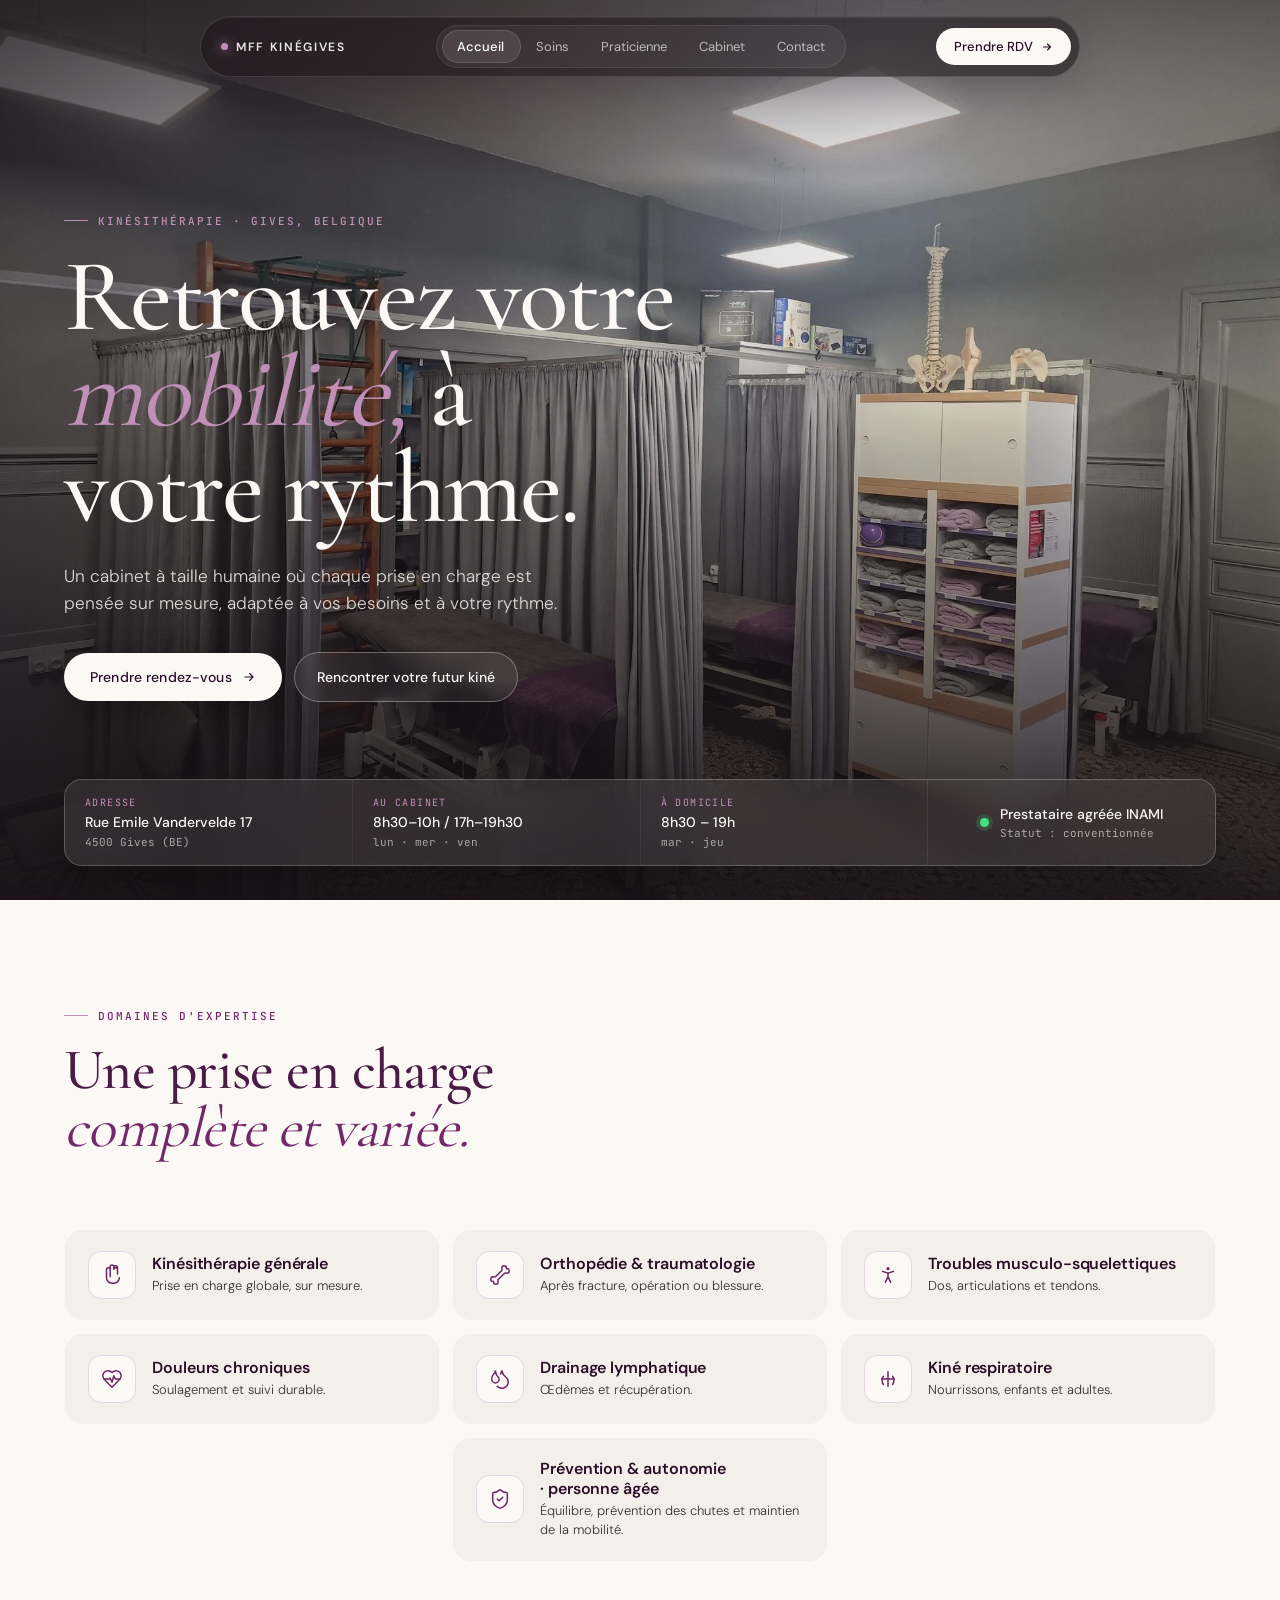
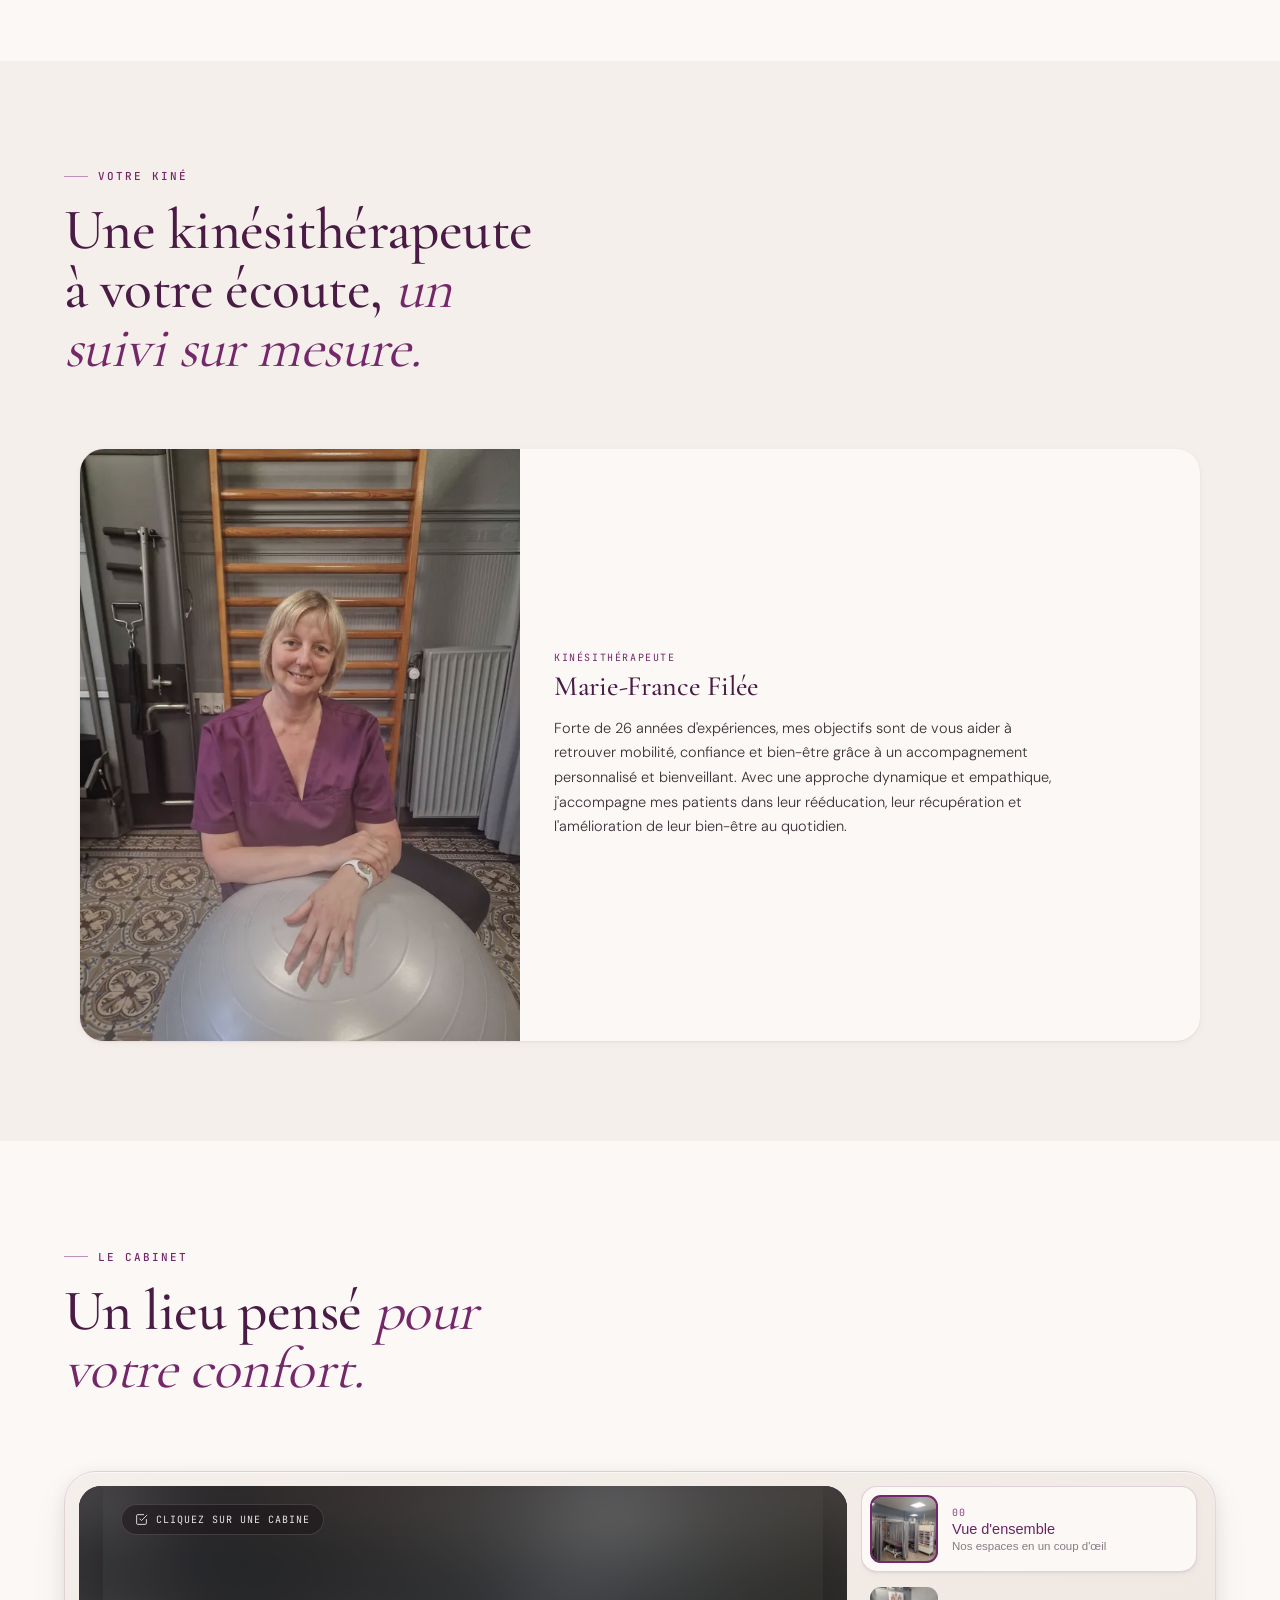
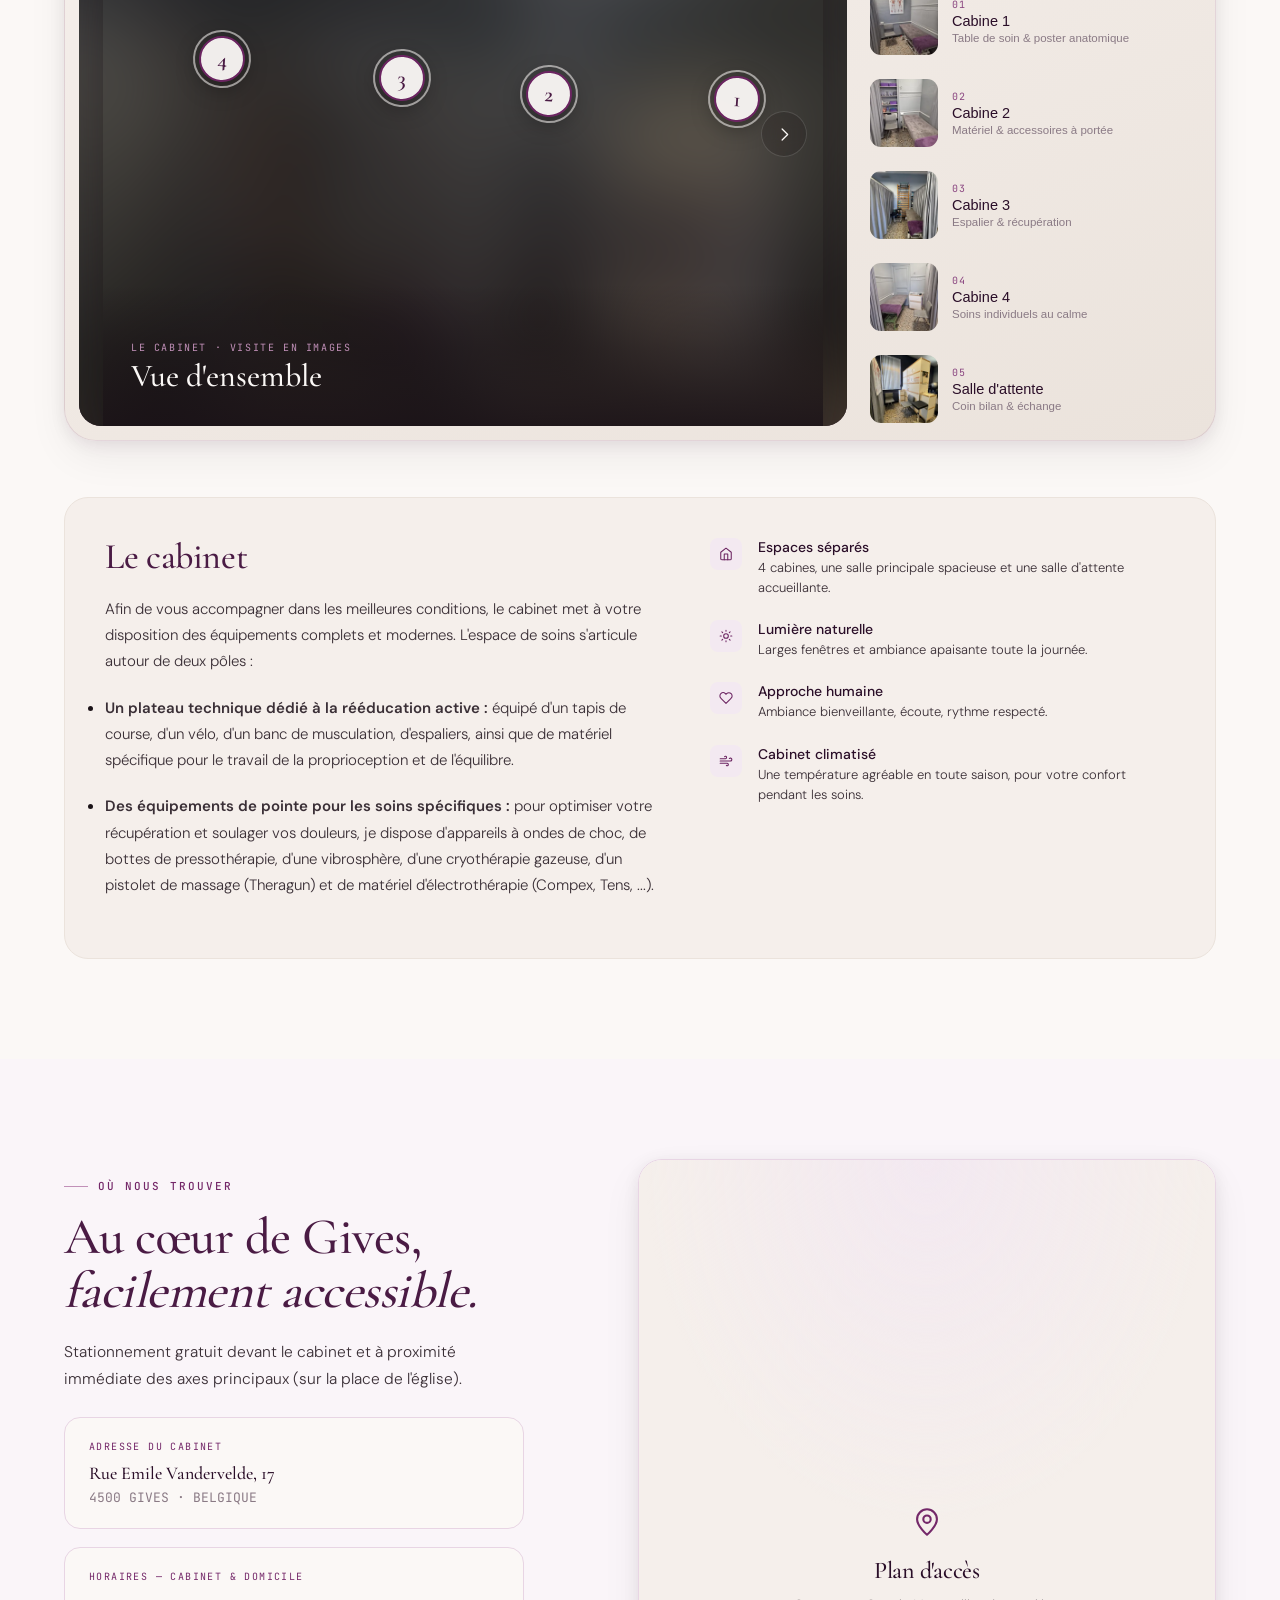
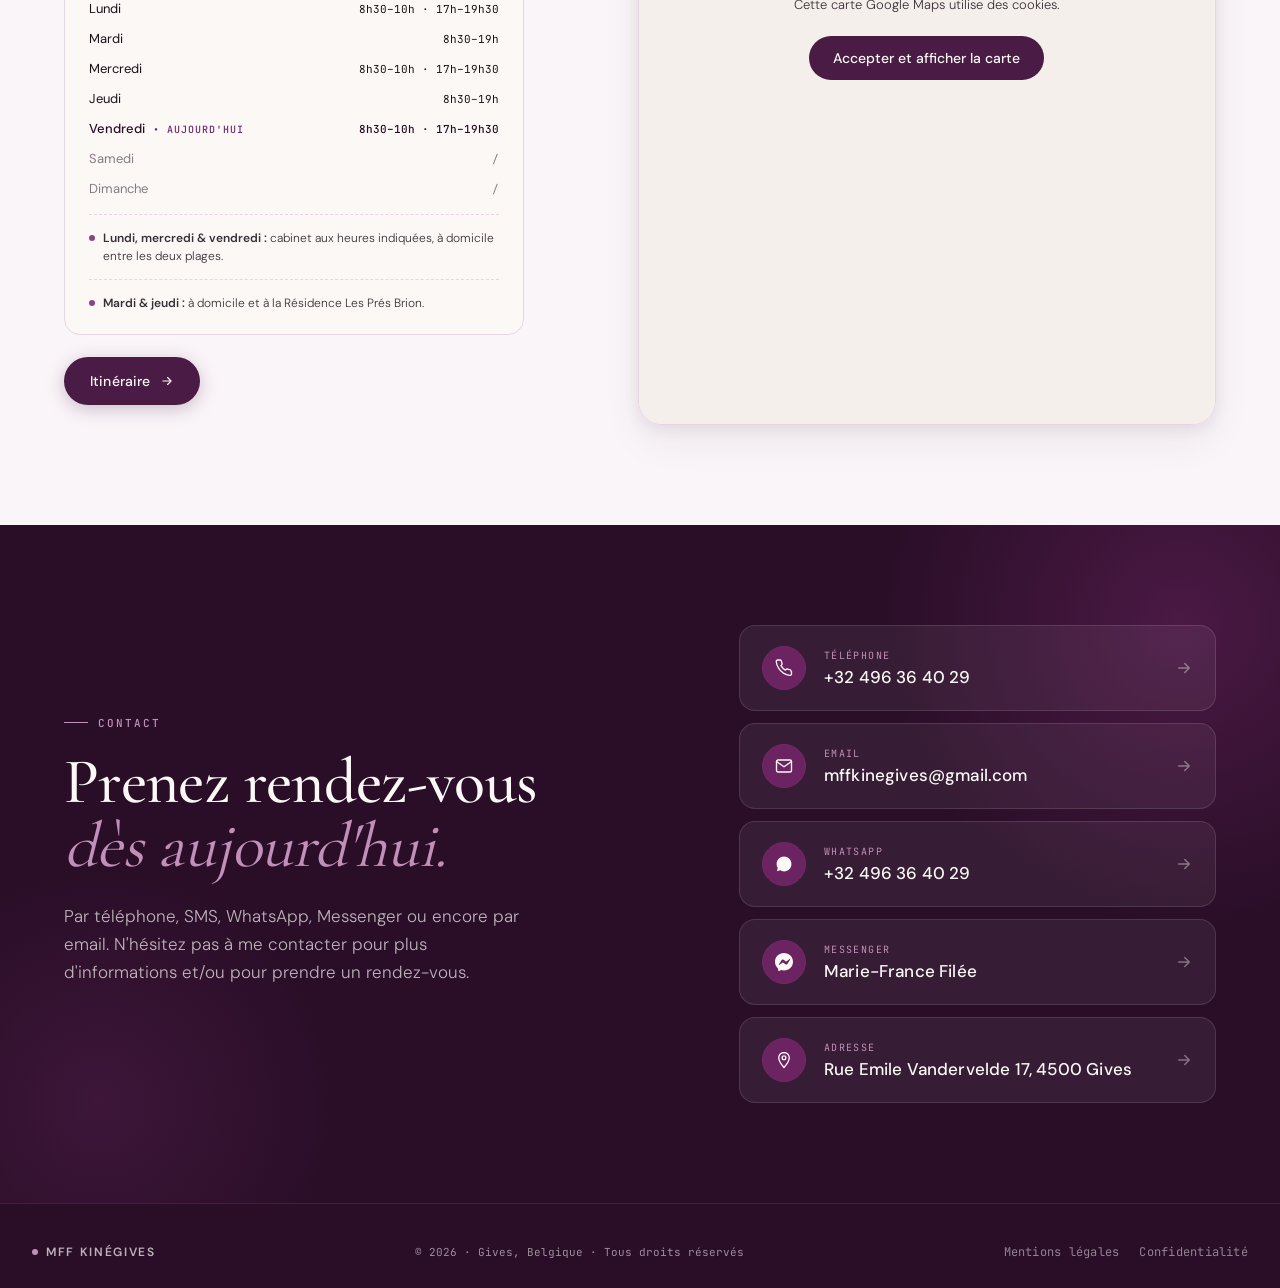
<file: index.html>
<!DOCTYPE html>
<html lang="fr">
<head>
  <meta charset="UTF-8" />
  <meta name="viewport" content="width=device-width, initial-scale=1.0" />
  <title>MFF Kinégives — Cabinet de kinésithérapie à Gives</title>
  <meta name="description" content="Cabinet de kinésithérapie à Gives (Huy). Rééducation, orthopédie, kiné respiratoire, drainage lymphatique. Au cabinet et à domicile, sur rendez-vous. Conventionnée INAMI." />
  <link rel="canonical" href="https://mff-kinegives.be/" />
  <link rel="icon" href="favicon.ico" sizes="16x16 32x32 48x48" />
  <link rel="icon" href="icon-192.png" type="image/png" sizes="192x192" />
  <link rel="apple-touch-icon" href="apple-touch-icon.png" />
  <meta property="og:type" content="website" />
  <meta property="og:url" content="https://mff-kinegives.be/" />
  <meta property="og:title" content="MFF Kinégives — Kinésithérapeute à Gives (Huy)" />
  <meta property="og:description" content="Cabinet de kinésithérapie à Gives (Huy). Au cabinet et à domicile, sur rendez-vous. Conventionnée INAMI." />
  <meta property="og:image" content="https://mff-kinegives.be/photos/vue-ensemble.jpg" />
  <meta property="og:locale" content="fr_BE" />
  <script type="application/ld+json">
  {
    "@context": "https://schema.org",
    "@type": "Physiotherapy",
    "name": "MFF Kinégives",
    "legalName": "MFF KINEGIVES SRL",
    "description": "Cabinet de kinésithérapie à Gives (Huy) : rééducation, orthopédie, kiné respiratoire, drainage lymphatique. Au cabinet et à domicile, sur rendez-vous. Conventionnée INAMI.",
    "url": "https://mff-kinegives.be/",
    "image": "https://mff-kinegives.be/photos/vue-ensemble.jpg",
    "telephone": "+32496364029",
    "email": "mffkinegives@gmail.com",
    "vatID": "BE1015413222",
    "address": {
      "@type": "PostalAddress",
      "streetAddress": "Rue Emile Vandervelde 17",
      "postalCode": "4500",
      "addressLocality": "Gives (Huy)",
      "addressRegion": "Liège",
      "addressCountry": "BE"
    },
    "areaServed": ["Gives", "Huy", "Ben-Ahin"],
    "openingHoursSpecification": [
      { "@type": "OpeningHoursSpecification", "dayOfWeek": ["Monday", "Wednesday", "Friday"], "opens": "08:30", "closes": "10:00" },
      { "@type": "OpeningHoursSpecification", "dayOfWeek": ["Monday", "Wednesday", "Friday"], "opens": "17:00", "closes": "19:30" },
      { "@type": "OpeningHoursSpecification", "dayOfWeek": ["Tuesday", "Thursday"], "opens": "08:30", "closes": "19:00" }
    ]
  }
  </script>
  <!-- Polices du titre chargées en priorité (affichage plus rapide du haut de page) -->
  <link rel="preload" href="fonts/cormorant-garamond-500-latin.woff2" as="font" type="font/woff2" crossorigin />
  <link rel="preload" href="fonts/cormorant-garamond-400-latin.woff2" as="font" type="font/woff2" crossorigin />
  <!-- Copie de fonts/fonts.css intégrée ici pour éviter une requête bloquante (les pages légales utilisent le fichier) -->
  <style>
    @font-face {
      font-family: 'Cormorant Garamond';
      font-style: normal;
      font-weight: 400;
      font-display: swap;
      src: url('fonts/cormorant-garamond-400-latin-ext.woff2') format('woff2');
      unicode-range: U+0100-02BA, U+02BD-02C5, U+02C7-02CC, U+02CE-02D7, U+02DD-02FF, U+0304, U+0308, U+0329, U+1D00-1DBF, U+1E00-1E9F, U+1EF2-1EFF, U+2020, U+20A0-20AB, U+20AD-20C0, U+2113, U+2C60-2C7F, U+A720-A7FF;
    }
    @font-face {
      font-family: 'Cormorant Garamond';
      font-style: normal;
      font-weight: 400;
      font-display: swap;
      src: url('fonts/cormorant-garamond-400-latin.woff2') format('woff2');
      unicode-range: U+0000-00FF, U+0131, U+0152-0153, U+02BB-02BC, U+02C6, U+02DA, U+02DC, U+0304, U+0308, U+0329, U+2000-206F, U+20AC, U+2122, U+2191, U+2193, U+2212, U+2215, U+FEFF, U+FFFD;
    }
    @font-face {
      font-family: 'Cormorant Garamond';
      font-style: normal;
      font-weight: 500;
      font-display: swap;
      src: url('fonts/cormorant-garamond-500-latin-ext.woff2') format('woff2');
      unicode-range: U+0100-02BA, U+02BD-02C5, U+02C7-02CC, U+02CE-02D7, U+02DD-02FF, U+0304, U+0308, U+0329, U+1D00-1DBF, U+1E00-1E9F, U+1EF2-1EFF, U+2020, U+20A0-20AB, U+20AD-20C0, U+2113, U+2C60-2C7F, U+A720-A7FF;
    }
    @font-face {
      font-family: 'Cormorant Garamond';
      font-style: normal;
      font-weight: 500;
      font-display: swap;
      src: url('fonts/cormorant-garamond-500-latin.woff2') format('woff2');
      unicode-range: U+0000-00FF, U+0131, U+0152-0153, U+02BB-02BC, U+02C6, U+02DA, U+02DC, U+0304, U+0308, U+0329, U+2000-206F, U+20AC, U+2122, U+2191, U+2193, U+2212, U+2215, U+FEFF, U+FFFD;
    }
    @font-face {
      font-family: 'Cormorant Garamond';
      font-style: normal;
      font-weight: 600;
      font-display: swap;
      src: url('fonts/cormorant-garamond-600-latin-ext.woff2') format('woff2');
      unicode-range: U+0100-02BA, U+02BD-02C5, U+02C7-02CC, U+02CE-02D7, U+02DD-02FF, U+0304, U+0308, U+0329, U+1D00-1DBF, U+1E00-1E9F, U+1EF2-1EFF, U+2020, U+20A0-20AB, U+20AD-20C0, U+2113, U+2C60-2C7F, U+A720-A7FF;
    }
    @font-face {
      font-family: 'Cormorant Garamond';
      font-style: normal;
      font-weight: 600;
      font-display: swap;
      src: url('fonts/cormorant-garamond-600-latin.woff2') format('woff2');
      unicode-range: U+0000-00FF, U+0131, U+0152-0153, U+02BB-02BC, U+02C6, U+02DA, U+02DC, U+0304, U+0308, U+0329, U+2000-206F, U+20AC, U+2122, U+2191, U+2193, U+2212, U+2215, U+FEFF, U+FFFD;
    }
    @font-face {
      font-family: 'Cormorant Garamond';
      font-style: normal;
      font-weight: 700;
      font-display: swap;
      src: url('fonts/cormorant-garamond-700-latin-ext.woff2') format('woff2');
      unicode-range: U+0100-02BA, U+02BD-02C5, U+02C7-02CC, U+02CE-02D7, U+02DD-02FF, U+0304, U+0308, U+0329, U+1D00-1DBF, U+1E00-1E9F, U+1EF2-1EFF, U+2020, U+20A0-20AB, U+20AD-20C0, U+2113, U+2C60-2C7F, U+A720-A7FF;
    }
    @font-face {
      font-family: 'Cormorant Garamond';
      font-style: normal;
      font-weight: 700;
      font-display: swap;
      src: url('fonts/cormorant-garamond-700-latin.woff2') format('woff2');
      unicode-range: U+0000-00FF, U+0131, U+0152-0153, U+02BB-02BC, U+02C6, U+02DA, U+02DC, U+0304, U+0308, U+0329, U+2000-206F, U+20AC, U+2122, U+2191, U+2193, U+2212, U+2215, U+FEFF, U+FFFD;
    }
    @font-face {
      font-family: 'DM Sans';
      font-style: normal;
      font-weight: 300;
      font-display: swap;
      src: url('fonts/dm-sans-300-latin-ext.woff2') format('woff2');
      unicode-range: U+0100-02BA, U+02BD-02C5, U+02C7-02CC, U+02CE-02D7, U+02DD-02FF, U+0304, U+0308, U+0329, U+1D00-1DBF, U+1E00-1E9F, U+1EF2-1EFF, U+2020, U+20A0-20AB, U+20AD-20C0, U+2113, U+2C60-2C7F, U+A720-A7FF;
    }
    @font-face {
      font-family: 'DM Sans';
      font-style: normal;
      font-weight: 300;
      font-display: swap;
      src: url('fonts/dm-sans-300-latin.woff2') format('woff2');
      unicode-range: U+0000-00FF, U+0131, U+0152-0153, U+02BB-02BC, U+02C6, U+02DA, U+02DC, U+0304, U+0308, U+0329, U+2000-206F, U+20AC, U+2122, U+2191, U+2193, U+2212, U+2215, U+FEFF, U+FFFD;
    }
    @font-face {
      font-family: 'DM Sans';
      font-style: normal;
      font-weight: 400;
      font-display: swap;
      src: url('fonts/dm-sans-400-latin-ext.woff2') format('woff2');
      unicode-range: U+0100-02BA, U+02BD-02C5, U+02C7-02CC, U+02CE-02D7, U+02DD-02FF, U+0304, U+0308, U+0329, U+1D00-1DBF, U+1E00-1E9F, U+1EF2-1EFF, U+2020, U+20A0-20AB, U+20AD-20C0, U+2113, U+2C60-2C7F, U+A720-A7FF;
    }
    @font-face {
      font-family: 'DM Sans';
      font-style: normal;
      font-weight: 400;
      font-display: swap;
      src: url('fonts/dm-sans-400-latin.woff2') format('woff2');
      unicode-range: U+0000-00FF, U+0131, U+0152-0153, U+02BB-02BC, U+02C6, U+02DA, U+02DC, U+0304, U+0308, U+0329, U+2000-206F, U+20AC, U+2122, U+2191, U+2193, U+2212, U+2215, U+FEFF, U+FFFD;
    }
    @font-face {
      font-family: 'DM Sans';
      font-style: normal;
      font-weight: 500;
      font-display: swap;
      src: url('fonts/dm-sans-500-latin-ext.woff2') format('woff2');
      unicode-range: U+0100-02BA, U+02BD-02C5, U+02C7-02CC, U+02CE-02D7, U+02DD-02FF, U+0304, U+0308, U+0329, U+1D00-1DBF, U+1E00-1E9F, U+1EF2-1EFF, U+2020, U+20A0-20AB, U+20AD-20C0, U+2113, U+2C60-2C7F, U+A720-A7FF;
    }
    @font-face {
      font-family: 'DM Sans';
      font-style: normal;
      font-weight: 500;
      font-display: swap;
      src: url('fonts/dm-sans-500-latin.woff2') format('woff2');
      unicode-range: U+0000-00FF, U+0131, U+0152-0153, U+02BB-02BC, U+02C6, U+02DA, U+02DC, U+0304, U+0308, U+0329, U+2000-206F, U+20AC, U+2122, U+2191, U+2193, U+2212, U+2215, U+FEFF, U+FFFD;
    }
    @font-face {
      font-family: 'DM Sans';
      font-style: normal;
      font-weight: 600;
      font-display: swap;
      src: url('fonts/dm-sans-600-latin-ext.woff2') format('woff2');
      unicode-range: U+0100-02BA, U+02BD-02C5, U+02C7-02CC, U+02CE-02D7, U+02DD-02FF, U+0304, U+0308, U+0329, U+1D00-1DBF, U+1E00-1E9F, U+1EF2-1EFF, U+2020, U+20A0-20AB, U+20AD-20C0, U+2113, U+2C60-2C7F, U+A720-A7FF;
    }
    @font-face {
      font-family: 'DM Sans';
      font-style: normal;
      font-weight: 600;
      font-display: swap;
      src: url('fonts/dm-sans-600-latin.woff2') format('woff2');
      unicode-range: U+0000-00FF, U+0131, U+0152-0153, U+02BB-02BC, U+02C6, U+02DA, U+02DC, U+0304, U+0308, U+0329, U+2000-206F, U+20AC, U+2122, U+2191, U+2193, U+2212, U+2215, U+FEFF, U+FFFD;
    }
    @font-face {
      font-family: 'JetBrains Mono';
      font-style: normal;
      font-weight: 400;
      font-display: swap;
      src: url('fonts/jetbrains-mono-400-latin-ext.woff2') format('woff2');
      unicode-range: U+0100-02BA, U+02BD-02C5, U+02C7-02CC, U+02CE-02D7, U+02DD-02FF, U+0304, U+0308, U+0329, U+1D00-1DBF, U+1E00-1E9F, U+1EF2-1EFF, U+2020, U+20A0-20AB, U+20AD-20C0, U+2113, U+2C60-2C7F, U+A720-A7FF;
    }
    @font-face {
      font-family: 'JetBrains Mono';
      font-style: normal;
      font-weight: 400;
      font-display: swap;
      src: url('fonts/jetbrains-mono-400-latin.woff2') format('woff2');
      unicode-range: U+0000-00FF, U+0131, U+0152-0153, U+02BB-02BC, U+02C6, U+02DA, U+02DC, U+0304, U+0308, U+0329, U+2000-206F, U+20AC, U+2122, U+2191, U+2193, U+2212, U+2215, U+FEFF, U+FFFD;
    }
    @font-face {
      font-family: 'JetBrains Mono';
      font-style: normal;
      font-weight: 500;
      font-display: swap;
      src: url('fonts/jetbrains-mono-500-latin-ext.woff2') format('woff2');
      unicode-range: U+0100-02BA, U+02BD-02C5, U+02C7-02CC, U+02CE-02D7, U+02DD-02FF, U+0304, U+0308, U+0329, U+1D00-1DBF, U+1E00-1E9F, U+1EF2-1EFF, U+2020, U+20A0-20AB, U+20AD-20C0, U+2113, U+2C60-2C7F, U+A720-A7FF;
    }
    @font-face {
      font-family: 'JetBrains Mono';
      font-style: normal;
      font-weight: 500;
      font-display: swap;
      src: url('fonts/jetbrains-mono-500-latin.woff2') format('woff2');
      unicode-range: U+0000-00FF, U+0131, U+0152-0153, U+02BB-02BC, U+02C6, U+02DA, U+02DC, U+0304, U+0308, U+0329, U+2000-206F, U+20AC, U+2122, U+2191, U+2193, U+2212, U+2215, U+FEFF, U+FFFD;
    }
  </style>
  <style>
    *, *::before, *::after { box-sizing: border-box; margin: 0; padding: 0; }
    picture { display: contents; }

    :root {
      /* palette violette modernisée — plus de nuances, moins saturée */
      --plum-900: #2a0e28;
      --plum-800: #4a1b44;
      --plum-700: #6b2461;
      --plum-600: #742869;
      --plum-500: #8a4680;
      --plum-400: #c190b8;
      --plum-200: #e8d5e4;
      --plum-100: #f3e9f1;
      --plum-50:  #faf5f9;

      /* neutres chauds — pas du blanc pur */
      --ivory:    #fbf8f6;
      --cream:    #f5efeb;
      --sand:     #ebe3dc;
      --ink:      #1a1217;
      --ink-soft: #3a2f36;
      --muted:    #8a7a85;

      --radius-lg: 24px;
      --radius-md: 16px;
      --radius-sm: 10px;

      --shadow-sm: 0 1px 2px rgba(42, 14, 40, 0.06), 0 2px 8px rgba(42, 14, 40, 0.04);
      --shadow-md: 0 4px 16px rgba(42, 14, 40, 0.08), 0 16px 40px rgba(42, 14, 40, 0.06);
      --shadow-lg: 0 12px 32px rgba(42, 14, 40, 0.12), 0 32px 64px rgba(42, 14, 40, 0.10);

      --ease: cubic-bezier(0.32, 0.72, 0, 1);
      --ease-spring: cubic-bezier(0.34, 1.56, 0.64, 1);
    }

    html { scroll-behavior: smooth; }
    body {
      font-family: 'DM Sans', system-ui, sans-serif;
      background: var(--ivory);
      color: var(--ink);
      overflow-x: hidden;
      font-feature-settings: 'ss01', 'cv11';
      -webkit-font-smoothing: antialiased;
    }
    ::selection { background: var(--plum-700); color: var(--ivory); }

    .eyebrow {
      font-family: 'JetBrains Mono', monospace;
      font-size: 11px;
      font-weight: 500;
      letter-spacing: 0.18em;
      text-transform: uppercase;
      color: var(--plum-600);
      display: inline-flex;
      align-items: center;
      gap: 10px;
    }
    .eyebrow::before {
      content: '';
      width: 24px;
      height: 1px;
      background: var(--plum-400);
    }

    h1, h2, h3 {
      font-family: 'Cormorant Garamond', serif;
      font-weight: 500;
      color: var(--plum-800);
      letter-spacing: -0.01em;
      text-wrap: balance;
    }

    /* ─── NAVBAR ─── */
    nav {
      position: fixed;
      top: 16px; left: 50%;
      transform: translateX(-50%);
      z-index: 100;
      width: calc(100% - 32px);
      max-width: 880px;
      background: rgba(26, 18, 23, 0.55);
      backdrop-filter: blur(24px) saturate(180%);
      -webkit-backdrop-filter: blur(24px) saturate(180%);
      border: 1px solid rgba(255, 255, 255, 0.12);
      border-radius: 999px;
      padding: 8px 8px 8px 20px;
      display: flex;
      align-items: center;
      justify-content: space-between;
      gap: 12px;
      box-shadow: 0 10px 40px rgba(42, 14, 40, 0.25), inset 0 1px 0 rgba(255,255,255,0.08);
      transition: transform 0.6s var(--ease), opacity 0.6s var(--ease);
    }
    nav.hidden { transform: translate(-50%, -140%); opacity: 0; }

    .nav-logo {
      font-family: 'DM Sans', sans-serif;
      font-weight: 600;
      font-size: 12px;
      letter-spacing: 0.14em;
      color: rgba(255,255,255,0.9);
      text-decoration: none;
      white-space: nowrap;
      display: flex;
      align-items: center;
      gap: 8px;
    }
    .nav-logo-dot {
      width: 7px; height: 7px; border-radius: 50%;
      background: var(--plum-400);
      box-shadow: 0 0 12px var(--plum-400);
    }

    .nav-links {
      position: relative;
      display: flex;
      align-items: center;
      background: rgba(255,255,255,0.05);
      border: 1px solid rgba(255,255,255,0.08);
      border-radius: 999px;
      padding: 4px;
    }
    .nav-pill {
      position: absolute;
      top: 4px; left: 4px;
      height: calc(100% - 8px);
      border-radius: 999px;
      background: rgba(255,255,255,0.1);
      border: 1px solid rgba(255,255,255,0.12);
      transition: left 0.44s var(--ease-spring), width 0.44s var(--ease-spring);
      pointer-events: none;
      z-index: 0;
    }
    .nav-links a {
      position: relative;
      z-index: 1;
      font-size: 13px;
      font-weight: 400;
      color: rgba(255,255,255,0.65);
      text-decoration: none;
      padding: 8px 16px;
      border-radius: 999px;
      transition: color 0.2s;
      white-space: nowrap;
    }
    .nav-links a:hover { color: rgba(255,255,255,0.95); }
    .nav-links a.active { color: #fff; font-weight: 500; }

    .nav-cta {
      font-size: 13px;
      font-weight: 500;
      color: var(--plum-900);
      text-decoration: none;
      padding: 10px 18px;
      border-radius: 999px;
      background: var(--ivory);
      white-space: nowrap;
      transition: transform 0.2s var(--ease), box-shadow 0.2s;
      display: inline-flex;
      align-items: center;
      gap: 8px;
    }
    .nav-cta:hover { transform: translateY(-1px); box-shadow: 0 6px 20px rgba(0,0,0,0.25); }
    .nav-cta svg { width: 12px; height: 12px; }

    /* ─── HAMBURGER + MENU MOBILE ─── */
    .nav-toggle {
      display: none;
      width: 42px; height: 42px;
      border-radius: 50%;
      background: rgba(255,255,255,0.08);
      border: 1px solid rgba(255,255,255,0.14);
      cursor: pointer;
      position: relative;
      flex-shrink: 0;
      -webkit-tap-highlight-color: transparent;
    }
    .nav-toggle span {
      position: absolute;
      left: 50%; top: 50%;
      width: 17px; height: 1.6px;
      background: var(--ivory);
      border-radius: 2px;
      transition: transform 0.35s var(--ease), opacity 0.2s var(--ease);
    }
    .nav-toggle span:nth-child(1) { transform: translate(-50%, -6px); }
    .nav-toggle span:nth-child(2) { transform: translate(-50%, -50%); }
    .nav-toggle span:nth-child(3) { transform: translate(-50%, 4px); }
    body.menu-open .nav-toggle span:nth-child(1) { transform: translate(-50%, -50%) rotate(45deg); }
    body.menu-open .nav-toggle span:nth-child(2) { opacity: 0; }
    body.menu-open .nav-toggle span:nth-child(3) { transform: translate(-50%, -50%) rotate(-45deg); }

    /* Panneau déroulant sous la barre (mobile) */
    .nav-menu {
      position: fixed;
      top: 76px;
      left: 50%;
      transform: translateX(-50%) translateY(-8px);
      transform-origin: top center;
      z-index: 99;
      width: calc(100% - 32px);
      max-width: 460px;
      background: #1e1319;
      border: 1px solid rgba(255, 255, 255, 0.1);
      border-radius: 20px;
      box-shadow: 0 16px 40px rgba(18, 8, 16, 0.5);
      padding: 8px;
      display: flex;
      flex-direction: column;
      opacity: 0;
      visibility: hidden;
      pointer-events: none;
      transition: opacity 0.28s var(--ease), transform 0.3s var(--ease), visibility 0.28s var(--ease);
    }
    body.menu-open .nav-menu {
      opacity: 1;
      visibility: visible;
      pointer-events: auto;
      transform: translateX(-50%) translateY(0);
    }
    .nav-menu-links {
      display: flex;
      flex-direction: column;
      padding-bottom: 8px;
      margin-bottom: 8px;
      border-bottom: 1px solid rgba(255, 255, 255, 0.09);
    }
    .nav-menu-links a {
      display: flex;
      align-items: center;
      gap: 11px;
      font-family: 'DM Sans', sans-serif;
      font-size: 15.5px;
      font-weight: 500;
      color: rgba(255, 255, 255, 0.78);
      text-decoration: none;
      padding: 14px 16px;
      border-radius: 12px;
      transition: background 0.2s, color 0.2s;
    }
    .nav-menu-links a::before {
      content: '';
      width: 5px; height: 5px;
      border-radius: 50%;
      background: var(--plum-400);
      box-shadow: 0 0 8px var(--plum-400);
      opacity: 0;
      transition: opacity 0.2s;
      flex-shrink: 0;
    }
    .nav-menu-links a:active { background: rgba(255, 255, 255, 0.05); }
    .nav-menu-links a.active {
      color: #fff;
      background: rgba(193, 144, 184, 0.12);
    }
    .nav-menu-links a.active::before { opacity: 1; }
    .nav-menu-cta {
      display: flex;
      align-items: center;
      justify-content: center;
      gap: 9px;
      background: var(--ivory);
      color: var(--plum-900);
      font-family: 'DM Sans', sans-serif;
      font-weight: 600;
      font-size: 15px;
      padding: 15px 18px;
      border-radius: 13px;
      text-decoration: none;
      transition: transform 0.15s var(--ease);
    }
    .nav-menu-cta:active { transform: scale(0.98); }
    .nav-menu-cta svg { width: 15px; height: 15px; }

    /* ─── HERO ─── */
    .hero {
      position: relative;
      min-height: 100svh;
      display: flex;
      flex-direction: column;
      justify-content: flex-end;
      overflow: hidden;
      background: var(--plum-900);
    }
    /* Média plein cadre */
    .hero-media { position: absolute; inset: 0; z-index: 0; }
    .hero-photo {
      position: absolute;
      inset: 0;
      width: 100%;
      height: 100%;
      object-fit: cover;
      object-position: center 38%;
      transform: scale(1.03);
      animation: heroZoom 22s ease-out infinite alternate;
    }
    @keyframes heroZoom {
      from { transform: scale(1.03); }
      to   { transform: scale(1.1); }
    }
    .hero-scrim {
      position: absolute;
      inset: 0;
      z-index: 1;
      background:
        linear-gradient(180deg, rgba(26,18,23,0.55) 0%, rgba(26,18,23,0.05) 20%, rgba(26,18,23,0.10) 46%, rgba(26,18,23,0.74) 86%, rgba(26,18,23,0.94) 100%),
        linear-gradient(90deg, rgba(26,18,23,0.62) 0%, rgba(26,18,23,0.14) 44%, transparent 70%);
    }

    .hero-inner {
      position: relative;
      z-index: 2;
      width: 100%;
      max-width: 1600px;
      margin: 0 auto;
      padding: 120px clamp(28px, 5vw, 72px) clamp(150px, 22vh, 300px);
    }
    .hero .eyebrow { color: var(--plum-400); }
    .hero .eyebrow::before { background: var(--plum-400); }

    .hero h1 {
      font-size: clamp(52px, 8vw, 116px);
      line-height: 0.94;
      font-weight: 500;
      color: var(--ivory);
      letter-spacing: -0.02em;
      margin: 20px 0 26px;
      max-width: 16ch;
      text-shadow: 0 2px 50px rgba(0,0,0,0.35);
    }
    .hero h1 em {
      font-style: italic;
      font-weight: 400;
      color: var(--plum-400);
    }
    .hero h1 .reveal-word {
      display: inline-block;
      opacity: 0;
      transform: translateY(40%);
      animation: revealWord 0.9s var(--ease) forwards;
    }
    @keyframes revealWord {
      to { opacity: 1; transform: translateY(0); }
    }

    .hero-lede {
      font-size: clamp(16px, 1.35vw, 19px);
      line-height: 1.6;
      color: rgba(251, 248, 246, 0.85);
      font-weight: 300;
      max-width: 500px;
      margin-bottom: 34px;
    }

    .hero-actions {
      display: flex;
      gap: 12px;
      align-items: center;
      flex-wrap: wrap;
      margin-bottom: 0;
    }
    .btn-primary {
      display: inline-flex;
      align-items: center;
      gap: 10px;
      font-size: 14px;
      font-weight: 500;
      color: var(--ivory);
      text-decoration: none;
      padding: 15px 26px;
      border-radius: 999px;
      background: var(--plum-800);
      letter-spacing: 0.01em;
      transition: transform 0.2s var(--ease), background 0.25s;
      box-shadow: 0 4px 18px rgba(74, 27, 68, 0.25);
    }
    .btn-primary:hover { transform: translateY(-2px); background: var(--plum-900); }
    .btn-primary svg { width: 14px; height: 14px; transition: transform 0.3s var(--ease); }
    .btn-primary:hover svg { transform: translateX(3px); }

    .btn-ghost {
      display: inline-flex;
      align-items: center;
      gap: 10px;
      font-size: 14px;
      font-weight: 500;
      color: var(--plum-800);
      text-decoration: none;
      padding: 15px 22px;
      border-radius: 999px;
      border: 1px solid var(--plum-200);
      background: transparent;
      transition: background 0.25s, border-color 0.25s;
    }
    .btn-ghost:hover { background: var(--plum-50); border-color: var(--plum-400); }
    .btn-ghost svg { width: 14px; height: 14px; }

    /* Boutons adaptés au fond photo sombre */
    .hero .btn-primary {
      background: var(--ivory);
      color: var(--plum-900);
      box-shadow: 0 10px 34px rgba(0,0,0,0.32);
    }
    .hero .btn-primary:hover { background: #ffffff; }
    .hero .btn-ghost {
      color: var(--ivory);
      border-color: rgba(255,255,255,0.32);
      background: rgba(255,255,255,0.07);
      backdrop-filter: blur(6px);
      -webkit-backdrop-filter: blur(6px);
    }
    .hero .btn-ghost:hover {
      background: rgba(255,255,255,0.15);
      border-color: rgba(255,255,255,0.5);
    }

    /* Bandeau d'infos vitré (bas du hero) */
    .hero-strip {
      position: absolute;
      bottom: 0; left: 0; right: 0;
      z-index: 2;
      width: 100%;
      max-width: 1600px;
      margin: 0 auto;
      padding: 0 clamp(28px, 5vw, 72px) clamp(22px, 3vw, 34px);
    }
    .hero-strip-inner {
      display: grid;
      grid-template-columns: repeat(4, 1fr);
      gap: 1px;
      background: rgba(255,255,255,0.14);
      border: 1px solid rgba(255,255,255,0.16);
      border-radius: 18px;
      overflow: hidden;
      backdrop-filter: blur(18px) saturate(140%);
      -webkit-backdrop-filter: blur(18px) saturate(140%);
      box-shadow: 0 20px 50px rgba(0,0,0,0.3);
    }
    .hero-strip-cell {
      background: rgba(26,18,23,0.34);
      padding: 16px 20px;
      display: flex;
      flex-direction: column;
      gap: 4px;
      justify-content: center;
    }
    .hero-strip-cell.accent { flex-direction: row; align-items: center; gap: 11px; }
    .hero-strip-label {
      font-family: 'JetBrains Mono', monospace;
      font-size: 10px;
      letter-spacing: 0.14em;
      text-transform: uppercase;
      color: var(--plum-400);
    }
    .hero-strip-value {
      font-size: 14px;
      font-weight: 500;
      color: var(--ivory);
      line-height: 1.3;
    }
    .hero-strip-sub {
      font-size: 11px;
      color: rgba(251,248,246,0.6);
      font-family: 'JetBrains Mono', monospace;
    }
    .hero-strip-dot {
      width: 9px; height: 9px; border-radius: 50%;
      background: #4ade80;
      box-shadow: 0 0 0 4px rgba(74,222,128,0.18);
      animation: pulse 2s ease-in-out infinite;
      flex-shrink: 0;
    }
    @keyframes pulse {
      0%, 100% { box-shadow: 0 0 0 4px rgba(74,222,128,0.18); }
      50%      { box-shadow: 0 0 0 8px rgba(74,222,128,0.08); }
    }


    /* ─── SECTION WRAPPER ─── */
    section.content {
      padding: 100px clamp(32px, 5vw, 72px);
      position: relative;
    }
    .container {
      max-width: 1600px;
      margin: 0 auto;
    }
    .section-head {
      display: grid;
      grid-template-columns: 1fr 1fr;
      gap: 60px;
      align-items: end;
      margin-bottom: 72px;
    }
    .section-head h2 {
      font-size: clamp(36px, 4.5vw, 60px);
      line-height: 1.02;
      font-weight: 500;
      margin-top: 18px;
    }
    .section-head h2 em {
      font-style: italic;
      font-weight: 400;
      color: var(--plum-600);
    }
    .section-head p {
      font-size: 16px;
      line-height: 1.65;
      color: var(--ink-soft);
      font-weight: 300;
      max-width: 440px;
      justify-self: end;
    }

    /* ─── EXPERTISE ─── */
    .expertise { background: var(--ivory); }

    /* Grille compacte des domaines d'expertise */
    .expertise-grid {
      display: flex;
      flex-wrap: wrap;
      justify-content: center;
      gap: 14px;
    }
    .exp-card {
      flex: 0 1 calc(33.333% - 10px);
      min-width: 240px;
      display: grid;
      grid-template-columns: 48px 1fr;
      gap: 16px;
      align-items: center;
      background: var(--cream);
      border: 1px solid transparent;
      border-radius: 18px;
      padding: 20px 22px;
      transition: transform 0.4s var(--ease), background 0.3s, border-color 0.3s, box-shadow 0.3s;
    }
    .exp-card:hover {
      transform: translateY(-4px);
      background: var(--plum-50);
      border-color: var(--plum-200);
      box-shadow: var(--shadow-sm);
    }

    .exp-ico {
      width: 48px; height: 48px;
      border-radius: 13px;
      background: var(--ivory);
      border: 1px solid var(--plum-200);
      display: flex;
      align-items: center;
      justify-content: center;
      flex-shrink: 0;
      transition: background 0.3s, transform 0.35s var(--ease), border-color 0.3s;
    }
    .exp-card:hover .exp-ico {
      background: var(--plum-700);
      border-color: var(--plum-700);
      transform: rotate(-5deg);
    }
    .exp-ico svg {
      width: 22px; height: 22px;
      stroke: var(--plum-700);
      fill: none;
      stroke-width: 1.6;
      stroke-linecap: round;
      stroke-linejoin: round;
      transition: stroke 0.3s;
    }
    .exp-card:hover .exp-ico svg { stroke: var(--ivory); }

    .exp-title {
      font-family: 'DM Sans', sans-serif;
      font-size: 16px;
      font-weight: 600;
      color: var(--plum-900);
      line-height: 1.25;
      letter-spacing: -0.005em;
      margin-bottom: 3px;
    }
    .exp-sub {
      font-size: 13px;
      color: var(--ink-soft);
      line-height: 1.45;
      font-weight: 300;
    }

    /* ─── PRATICIENS ─── */
    .praticiens { background: var(--cream); }

    .praticiens-grid {
      display: grid;
      grid-template-columns: 1fr;
      gap: 24px;
      max-width: 1120px;
      margin: 0 auto;
    }
    .praticien {
      background: var(--ivory);
      border-radius: var(--radius-lg);
      overflow: hidden;
      display: grid;
      grid-template-columns: 440px 1fr;
      transition: transform 0.4s var(--ease), box-shadow 0.4s;
      box-shadow: var(--shadow-sm);
    }
    .praticien:hover {
      transform: translateY(-4px);
      box-shadow: var(--shadow-md);
    }
    .praticien-photo {
      position: relative;
      background: var(--plum-100);
      min-height: 280px;
      overflow: hidden;
    }
    .praticien-photo::after {
      content: '';
      position: absolute;
      inset: 0;
      background: linear-gradient(180deg, transparent 0%, rgba(42, 14, 40, 0.2) 100%);
    }
    .praticien-photo img {
      width: 100%; height: 100%;
      object-fit: cover;
      object-position: center 30%; /* cadrage sur le visage */
      filter: saturate(0.92);
      transition: transform 0.6s var(--ease);
    }
    .praticien:hover .praticien-photo img { transform: scale(1.04); }

    .praticien-tag {
      position: absolute;
      top: 16px; left: 16px;
      z-index: 1;
      background: rgba(251, 248, 246, 0.92);
      backdrop-filter: blur(10px);
      padding: 6px 10px;
      border-radius: 999px;
      font-family: 'JetBrains Mono', monospace;
      font-size: 10px;
      letter-spacing: 0.1em;
      text-transform: uppercase;
      color: var(--plum-800);
      display: flex;
      align-items: center;
      gap: 6px;
    }
    .praticien-tag-dot {
      width: 5px; height: 5px; border-radius: 50%;
      background: var(--plum-600);
    }

    .praticien-body {
      padding: 36px 34px;
      display: flex;
      flex-direction: column;
      justify-content: center;
    }
    .praticien-role {
      font-family: 'JetBrains Mono', monospace;
      font-size: 10px;
      letter-spacing: 0.16em;
      text-transform: uppercase;
      color: var(--plum-600);
      margin-bottom: 8px;
    }
    .praticien h3 {
      font-size: 28px;
      font-weight: 500;
      margin-bottom: 14px;
      line-height: 1.05;
    }
    .praticien-bio {
      font-size: 14.5px;
      color: var(--ink-soft);
      line-height: 1.7;
      font-weight: 300;
      margin-bottom: 0;
      max-width: 52ch;
    }

    /* ─── LE CABINET (galerie) ─── */
    .cabinet { background: var(--ivory); }

    /* ─── INTERACTIVE TOUR ─── */
    .tour-wrapper {
      position: relative;
      border-radius: var(--radius-lg);
      overflow: hidden;
      background: var(--plum-900);
      box-shadow: var(--shadow-lg);
      margin-bottom: 56px;
      border: 1px solid var(--plum-200);
    }

    /* ─── GALERIE PHOTOS (éditorial split, double-bezel) ─── */
    .gallery {
      display: grid;
      grid-template-columns: minmax(0, 1fr) 340px;
      gap: 14px;
      padding: 14px;
      /* plateau extérieur (double-bezel) */
      background: linear-gradient(160deg, var(--cream) 0%, var(--sand) 100%);
      border: 1px solid rgba(107, 36, 97, 0.12);
      border-radius: 32px;
      box-shadow: var(--shadow-md), inset 0 1px 0 rgba(255, 255, 255, 0.6);
      margin-bottom: 56px;
    }
    .gallery-main {
      position: relative;
      min-width: 0; /* sinon l'element de grille ne peut pas retrecir sous son contenu */
      height: clamp(460px, 60vh, 640px);
      border-radius: 22px;
      overflow: hidden;
      background: var(--plum-900);
      display: flex;
      align-items: center;
      justify-content: center;
      box-shadow: inset 0 1px 1px rgba(255, 255, 255, 0.08),
                  inset 0 0 0 1px rgba(0, 0, 0, 0.2);
    }
    .gallery-bg {
      position: absolute;
      inset: 0;
      background-size: cover;
      background-position: center;
      filter: blur(34px) brightness(0.45) saturate(1.2);
      transform: scale(1.2);
      z-index: 0;
    }
    .gallery-frame {
      position: relative;
      height: 100%;
      aspect-ratio: 3 / 4;
      max-width: 100%;
      z-index: 1;
      box-shadow: 0 24px 60px rgba(26, 18, 23, 0.5);
    }
    .gallery-img {
      width: 100%;
      height: 100%;
      object-fit: cover;
      object-position: center;
      display: block;
      transition: opacity 0.45s var(--ease), transform 0.6s var(--ease);
    }
    .gallery-img.is-swapping {
      opacity: 0;
      transform: scale(1.03);
    }
    .gallery-hotspots {
      position: absolute;
      inset: 0;
      pointer-events: none;
      opacity: 0;
      visibility: hidden;
      transition: opacity 0.4s var(--ease);
      z-index: 4;
    }
    .gallery-hotspots.is-visible {
      opacity: 1;
      visibility: visible;
      pointer-events: none;
    }
    .gallery-hotspot {
      position: absolute;
      transform: translate(-50%, -50%) rotate(var(--rot, 0deg));
      width: 46px; height: 46px;
      border-radius: 50%;
      background: rgba(251, 248, 246, 0.95);
      border: 2px solid var(--plum-700);
      color: var(--plum-800);
      font-family: 'Cormorant Garamond', serif;
      font-size: 22px;
      font-weight: 600;
      display: flex; align-items: center; justify-content: center;
      cursor: pointer;
      pointer-events: auto;
      box-shadow: 0 6px 22px rgba(0,0,0,0.35);
      transition: transform 0.25s var(--ease-spring), background 0.25s, color 0.25s;
    }
    .gallery-hotspot::before {
      content: '';
      position: absolute;
      inset: -8px;
      border-radius: 50%;
      border: 2px solid rgba(251, 248, 246, 0.55);
      animation: hotspotPulse 2s ease-out infinite;
    }
    .gallery-hotspot:hover {
      transform: translate(-50%, -50%) rotate(var(--rot, 0deg)) scale(1.12);
      background: var(--plum-700);
      color: var(--ivory);
    }
    .gallery-hotspot-label {
      position: absolute;
      bottom: calc(100% + 12px);
      left: 50%;
      transform: translateX(-50%) translateY(4px);
      background: rgba(26, 18, 23, 0.9);
      backdrop-filter: blur(8px);
      color: var(--ivory);
      padding: 7px 13px;
      border-radius: 999px;
      font-family: 'DM Sans', sans-serif;
      font-size: 12px;
      font-weight: 500;
      white-space: nowrap;
      pointer-events: none;
      opacity: 0;
      transition: opacity 0.2s, transform 0.2s var(--ease);
    }
    .gallery-hotspot:hover .gallery-hotspot-label {
      opacity: 1;
      transform: translateX(-50%) translateY(0);
    }
    .gallery-hotspot:hover { z-index: 10; }

    /* Légende cinématique */
    .gallery-caption {
      position: absolute;
      left: 0; right: 0; bottom: 0;
      z-index: 3;
      padding: 56px 28px 26px;
      background: linear-gradient(0deg, rgba(26,18,23,0.85) 0%, rgba(26,18,23,0.45) 55%, transparent 100%);
      color: var(--ivory);
      pointer-events: none;
    }
    .gallery-caption .tour-eyebrow { color: var(--plum-400); }
    .gallery-caption h3 {
      letter-spacing: normal;
      text-wrap: wrap;
      font-family: 'Cormorant Garamond', serif;
      font-size: 32px;
      font-weight: 500;
      color: var(--ivory);
      line-height: 1.03;
      margin: 4px 0 7px;
    }
    .gallery-caption p {
      font-size: 14px;
      line-height: 1.55;
      color: rgba(251, 248, 246, 0.82);
      font-weight: 300;
      max-width: 46ch;
    }
    /* Indice */
    .gallery-hint {
      position: absolute;
      top: 18px;
      z-index: 3;
      font-family: 'JetBrains Mono', monospace;
      background: rgba(26, 18, 23, 0.5);
      backdrop-filter: blur(10px);
      -webkit-backdrop-filter: blur(10px);
      border: 1px solid rgba(255, 255, 255, 0.14);
      color: rgba(251, 248, 246, 0.92);
      left: 18px;
      display: flex;
      align-items: center;
      gap: 8px;
      font-size: 10px;
      letter-spacing: 0.1em;
      text-transform: uppercase;
      padding: 8px 13px;
      border-radius: 999px;
      pointer-events: none;
      transition: opacity 0.35s var(--ease);
    }
    .gallery-hint svg { width: 13px; height: 13px; }

    /* Bouton de sortie : revenir à la vue d'ensemble */
    .gallery-escape {
      position: absolute;
      top: 18px; left: 18px;
      z-index: 5;
      display: flex;
      align-items: center;
      gap: 8px;
      font-family: 'JetBrains Mono', monospace;
      font-size: 10px;
      letter-spacing: 0.1em;
      text-transform: uppercase;
      padding: 8px 13px;
      border-radius: 999px;
      background: rgba(26, 18, 23, 0.68);
      backdrop-filter: blur(10px);
      -webkit-backdrop-filter: blur(10px);
      border: 1px solid rgba(255, 255, 255, 0.18);
      color: rgba(251, 248, 246, 0.95);
      cursor: pointer;
      opacity: 0;
      visibility: hidden;
      pointer-events: none;
      transition: opacity 0.3s var(--ease), visibility 0.3s var(--ease),
                  background 0.25s var(--ease), border-color 0.25s var(--ease), transform 0.2s var(--ease);
    }
    .gallery-escape.show { opacity: 1; visibility: visible; pointer-events: auto; }
    .gallery-escape.show:hover { background: rgba(26, 18, 23, 0.78); border-color: rgba(255, 255, 255, 0.32); }
    .gallery-escape.show:active { transform: scale(0.96); }
    .gallery-escape svg { width: 12px; height: 12px; }

    /* Flèches de navigation — sobres */
    .gallery-nav {
      position: absolute;
      top: 46%;
      transform: translateY(-50%);
      z-index: 5;
      width: 46px; height: 46px;
      border-radius: 50%;
      display: flex;
      align-items: center;
      justify-content: center;
      background: rgba(26, 18, 23, 0.18);
      backdrop-filter: blur(8px) saturate(130%);
      -webkit-backdrop-filter: blur(8px) saturate(130%);
      border: 1px solid rgba(255, 255, 255, 0.14);
      color: var(--ivory);
      cursor: pointer;
      opacity: 0;
      pointer-events: none;
      transition: opacity 0.35s var(--ease), background 0.3s var(--ease), transform 0.3s var(--ease);
    }
    .gallery-nav svg { width: 19px; height: 19px; }
    .gallery-nav.prev { left: 16px; }
    .gallery-nav.next { right: 16px; }
    .gallery-nav.show { opacity: 1; pointer-events: auto; }
    .gallery-nav.show:hover { background: rgba(26, 18, 23, 0.42); border-color: rgba(255,255,255,0.24); }
    .gallery-nav.prev.show:hover { transform: translateY(-50%) translateX(-3px); }
    .gallery-nav.next.show:hover { transform: translateY(-50%) translateX(3px); }
    .gallery-nav.show:active { transform: translateY(-50%) scale(0.94); }

    /* Plateau de vignettes (rail) */
    .gallery-rail {
      min-width: 0; /* le rail horizontal (mobile) ne doit pas elargir la grille */
      height: clamp(460px, 60vh, 640px);
      overflow-y: auto;
      display: flex;
      flex-direction: column;
      gap: 6px;
      padding-right: 4px;
      scrollbar-width: thin;
      scrollbar-color: var(--plum-300, var(--plum-400)) transparent;
    }
    .gallery-rail::-webkit-scrollbar { width: 6px; }
    .gallery-rail::-webkit-scrollbar-thumb { background: var(--plum-200); border-radius: 999px; }
    .rail-item {
      display: grid;
      grid-template-columns: 68px 1fr;
      gap: 14px;
      align-items: center;
      padding: 8px;
      border-radius: 16px;
      cursor: pointer;
      text-align: left;
      background: transparent;
      border: 1px solid transparent;
      transition: background 0.35s var(--ease), border-color 0.35s var(--ease), transform 0.35s var(--ease);
    }
    .rail-item:hover { background: rgba(251, 248, 246, 0.7); transform: translateX(2px); }
    .rail-item.active {
      background: var(--ivory);
      border-color: rgba(107, 36, 97, 0.18);
      box-shadow: var(--shadow-sm);
    }
    .rail-item:active { transform: scale(0.99); }
    .rail-thumb {
      position: relative;
      aspect-ratio: 1;
      border-radius: 11px;
      overflow: hidden;
      background: var(--plum-100);
    }
    .rail-thumb img {
      width: 100%; height: 100%;
      object-fit: cover;
      transition: transform 0.5s var(--ease);
    }
    .rail-item:hover .rail-thumb img { transform: scale(1.06); }
    .rail-item.active .rail-thumb::after {
      content: '';
      position: absolute;
      inset: 0;
      border: 2px solid var(--plum-600);
      border-radius: 11px;
    }
    .rail-text { display: flex; flex-direction: column; gap: 2px; min-width: 0; }
    .rail-num {
      font-family: 'JetBrains Mono', monospace;
      font-size: 10px;
      letter-spacing: 0.14em;
      color: var(--plum-500);
    }
    .rail-name { font-size: 14.5px; font-weight: 500; color: var(--plum-900); line-height: 1.2; }
    .rail-item.active .rail-name { color: var(--plum-700); }
    .rail-desc {
      font-size: 11.5px;
      color: var(--muted);
      white-space: nowrap;
      overflow: hidden;
      text-overflow: ellipsis;
    }

    .tour-viewer {
      width: 100%;
      height: 560px;
      background: var(--plum-900);
      position: relative;
    }
    .tour-viewer .pnlm-load-box,
    .tour-viewer .pnlm-about-msg,
    .tour-viewer .pnlm-zoom-controls,
    .tour-viewer .pnlm-orientation-button,
    .tour-viewer .pnlm-fullscreen-toggle-button,
    .tour-viewer .pnlm-panorama-info,
    .tour-viewer .pnlm-controls-container { display: none !important; }
    .tour-viewer .pnlm-container { background: var(--plum-900); cursor: grab; }
    .tour-viewer .pnlm-grab:active,
    .tour-viewer .pnlm-grabbing { cursor: grabbing; }

    /* Hotspot */
    .tour-hotspot {
      width: 44px; height: 44px;
      border-radius: 50%;
      background: rgba(251, 248, 246, 0.95);
      border: 2px solid var(--plum-700);
      display: flex; align-items: center; justify-content: center;
      cursor: pointer;
      position: relative;
      transition: transform 0.25s var(--ease);
      box-shadow: 0 4px 20px rgba(0,0,0,0.4);
    }
    .tour-hotspot::before {
      content: '';
      position: absolute;
      inset: -8px;
      border-radius: 50%;
      border: 2px solid rgba(251, 248, 246, 0.5);
      animation: hotspotPulse 2s ease-out infinite;
    }
    @keyframes hotspotPulse {
      0%   { transform: scale(0.7); opacity: 1; }
      100% { transform: scale(1.4); opacity: 0; }
    }
    .tour-hotspot:hover { transform: scale(1.12); }
    .tour-hotspot svg {
      width: 18px; height: 18px;
      stroke: var(--plum-800);
      fill: none;
      stroke-width: 2;
      stroke-linecap: round;
      stroke-linejoin: round;
    }
    .tour-hotspot-label {
      position: absolute;
      top: 50%;
      left: 54px;
      transform: translateY(-50%);
      background: rgba(26, 18, 23, 0.9);
      backdrop-filter: blur(8px);
      color: var(--ivory);
      padding: 6px 12px;
      border-radius: 999px;
      font-size: 12px;
      font-weight: 500;
      white-space: nowrap;
      pointer-events: none;
      opacity: 0;
      transition: opacity 0.2s, transform 0.2s var(--ease);
    }
    .tour-hotspot:hover .tour-hotspot-label {
      opacity: 1;
      transform: translateY(-50%) translateX(4px);
    }

    .tour-ui {
      position: absolute;
      inset: 0;
      pointer-events: none;
      display: flex;
      flex-direction: column;
      justify-content: space-between;
      padding: 28px;
      background: linear-gradient(180deg, rgba(26,18,23,0.55) 0%, transparent 30%, transparent 60%, rgba(26,18,23,0.7) 100%);
    }
    .tour-ui-top {
      display: flex;
      justify-content: space-between;
      align-items: flex-start;
      gap: 24px;
      pointer-events: auto;
    }
    .tour-scene-info {
      background: rgba(251, 248, 246, 0.92);
      backdrop-filter: blur(14px);
      -webkit-backdrop-filter: blur(14px);
      padding: 18px 22px;
      border-radius: var(--radius-md);
      max-width: 360px;
      border: 1px solid rgba(255,255,255,0.4);
    }
    .tour-eyebrow {
      font-family: 'JetBrains Mono', monospace;
      font-size: 10px;
      letter-spacing: 0.16em;
      text-transform: uppercase;
      color: var(--plum-600);
      display: block;
      margin-bottom: 6px;
    }
    .tour-scene-info h3 {
      font-family: 'Cormorant Garamond', serif;
      font-size: 22px;
      font-weight: 500;
      color: var(--plum-900);
      margin-bottom: 4px;
      line-height: 1.1;
    }
    .tour-scene-info p {
      font-size: 13px;
      color: var(--ink-soft);
      line-height: 1.5;
      font-weight: 300;
    }

    .tour-help {
      background: rgba(26, 18, 23, 0.55);
      backdrop-filter: blur(10px);
      color: rgba(251, 248, 246, 0.85);
      padding: 10px 14px;
      border-radius: 999px;
      font-family: 'JetBrains Mono', monospace;
      font-size: 10px;
      letter-spacing: 0.1em;
      text-transform: uppercase;
      display: flex;
      align-items: center;
      gap: 8px;
      border: 1px solid rgba(255,255,255,0.12);
    }
    .tour-help svg { width: 14px; height: 14px; }

    .tour-scenes {
      display: flex;
      gap: 8px;
      pointer-events: auto;
      flex-wrap: wrap;
      justify-content: center;
      background: rgba(26, 18, 23, 0.55);
      backdrop-filter: blur(14px);
      -webkit-backdrop-filter: blur(14px);
      padding: 8px;
      border-radius: 999px;
      border: 1px solid rgba(255,255,255,0.12);
      align-self: center;
    }
    .tour-scene-btn {
      background: transparent;
      border: none;
      color: rgba(251, 248, 246, 0.7);
      padding: 10px 18px;
      border-radius: 999px;
      cursor: pointer;
      display: flex;
      align-items: center;
      gap: 10px;
      font-family: 'DM Sans', sans-serif;
      font-size: 13px;
      font-weight: 500;
      transition: background 0.25s, color 0.25s;
    }
    .tour-scene-btn:hover {
      background: rgba(255,255,255,0.08);
      color: var(--ivory);
    }
    .tour-scene-btn.active {
      background: var(--ivory);
      color: var(--plum-900);
    }
    .tour-scene-num {
      font-family: 'JetBrains Mono', monospace;
      font-size: 10px;
      letter-spacing: 0.1em;
      opacity: 0.7;
    }
    .tour-scene-btn.active .tour-scene-num { color: var(--plum-600); opacity: 1; }

    .tour-demo-note {
      position: absolute;
      top: 20px;
      left: 50%;
      transform: translateX(-50%);
      background: rgba(26, 18, 23, 0.8);
      backdrop-filter: blur(10px);
      color: rgba(251, 248, 246, 0.8);
      font-family: 'JetBrains Mono', monospace;
      font-size: 10px;
      letter-spacing: 0.08em;
      text-transform: uppercase;
      padding: 8px 14px;
      border-radius: 999px;
      display: flex;
      align-items: center;
      gap: 8px;
      border: 1px solid rgba(255,255,255,0.1);
      z-index: 5;
      pointer-events: none;
    }
    .tour-demo-dot {
      width: 6px; height: 6px;
      border-radius: 50%;
      background: #f59e0b;
      box-shadow: 0 0 8px rgba(245,158,11,0.6);
    }

    .cabinet-info {
      display: grid;
      grid-template-columns: 1.2fr 1fr;
      gap: 48px;
      align-items: start;
      padding: 40px;
      background: var(--cream);
      border-radius: var(--radius-lg);
      border: 1px solid var(--sand);
    }
    .cabinet-info h3 {
      font-size: 36px;
      font-weight: 500;
      line-height: 1.05;
      margin-bottom: 20px;
    }
    .cabinet-info p {
      font-size: 15px;
      line-height: 1.75;
      color: var(--ink-soft);
      font-weight: 300;
      margin-bottom: 20px;
    }
    .cabinet-features {
      display: grid;
      gap: 22px;
      align-content: center;
    }
    .feature {
      display: grid;
      grid-template-columns: 32px 1fr;
      gap: 16px;
      align-items: start;
    }
    .feature-icon {
      width: 32px; height: 32px;
      border-radius: 8px;
      background: var(--plum-100);
      display: flex; align-items: center; justify-content: center;
    }
    .feature-icon svg {
      width: 14px; height: 14px;
      stroke: var(--plum-700);
      fill: none;
      stroke-width: 1.8;
      stroke-linecap: round;
      stroke-linejoin: round;
    }
    .feature-title {
      font-size: 14px;
      font-weight: 500;
      color: var(--plum-900);
      margin-bottom: 2px;
    }
    .feature-desc {
      font-size: 13px;
      color: var(--ink-soft);
      line-height: 1.55;
      font-weight: 300;
    }

    /* ─── LOCATION / MAP ─── */
    .location { background: var(--plum-50); }
    .location-grid {
      display: grid;
      grid-template-columns: 1fr 1.1fr;
      gap: 48px;
      align-items: stretch;
    }
    .location-text {
      padding: 20px 0;
      display: flex;
      flex-direction: column;
    }
    .location-text h2 {
      font-size: clamp(34px, 4vw, 52px);
      line-height: 1.05;
      margin: 18px 0 20px;
    }
    .location-text p {
      font-size: 15.5px;
      color: var(--ink-soft);
      line-height: 1.75;
      font-weight: 300;
      margin-bottom: 24px;
      max-width: 460px;
    }
    .address-card {
      background: var(--ivory);
      border: 1px solid var(--plum-200);
      border-radius: var(--radius-md);
      padding: 22px 24px;
      margin-bottom: 18px;
      max-width: 460px;
    }
    .address-label {
      font-family: 'JetBrains Mono', monospace;
      font-size: 10px;
      letter-spacing: 0.14em;
      text-transform: uppercase;
      color: var(--plum-600);
      margin-bottom: 8px;
    }
    .address-value {
      font-size: 18px;
      font-weight: 500;
      color: var(--plum-900);
      line-height: 1.35;
      font-family: 'Cormorant Garamond', serif;
    }
    .address-sub {
      font-size: 13px;
      color: var(--muted);
      margin-top: 4px;
      font-family: 'JetBrains Mono', monospace;
    }
    .location-actions { display: flex; gap: 12px; flex-wrap: wrap; }

    .location-map {
      position: relative;
      border-radius: var(--radius-lg);
      overflow: hidden;
      box-shadow: var(--shadow-md);
      min-height: 480px;
      border: 1px solid var(--plum-200);
    }
    /* Ecran de consentement de la carte (aucun appel a Google avant le clic) */
    .map-consent {
      position: absolute;
      inset: 0;
      display: flex;
      align-items: center;
      justify-content: center;
      padding: 28px;
      text-align: center;
      background:
        radial-gradient(ellipse 70% 60% at 50% 0%, var(--plum-100) 0%, transparent 70%),
        var(--cream);
    }
    .map-consent-inner { max-width: 380px; }
    .map-consent svg {
      width: 34px; height: 34px;
      stroke: var(--plum-600);
      margin-bottom: 12px;
    }
    .map-consent h3 {
      font-size: 24px;
      font-weight: 500;
      color: var(--plum-900);
      margin-bottom: 10px;
    }
    .map-consent p {
      font-size: 13px;
      line-height: 1.6;
      color: var(--ink-soft);
      font-weight: 300;
      margin-bottom: 20px;
    }
    .map-consent-btn {
      font-family: 'DM Sans', sans-serif;
      font-size: 14px;
      font-weight: 500;
      color: var(--ivory);
      background: var(--plum-800);
      border: none;
      padding: 13px 24px;
      border-radius: 999px;
      cursor: pointer;
      transition: background 0.25s var(--ease), transform 0.2s var(--ease);
    }
    .map-consent-btn:hover { background: var(--plum-900); }
    .map-consent-btn:active { transform: scale(0.97); }
    .maps-dialog {
      margin: auto;
      width: min(360px, calc(100% - 40px));
      border: 1px solid var(--plum-200);
      border-radius: 20px;
      padding: 28px 26px 22px;
      background: var(--ivory);
      color: var(--ink-soft);
      text-align: center;
      box-shadow: var(--shadow-lg);
    }
    .maps-dialog::backdrop { background: rgba(26, 18, 23, 0.55); }
    .maps-dialog h3 {
      font-family: 'Cormorant Garamond', serif;
      font-size: 26px;
      font-weight: 500;
      color: var(--plum-900);
      margin-bottom: 8px;
    }
    .maps-dialog p { font-size: 14px; margin-bottom: 22px; }
    .maps-dialog-actions { display: flex; gap: 10px; justify-content: center; }
    .maps-dialog-no {
      font-family: 'DM Sans', sans-serif;
      font-size: 14px;
      font-weight: 500;
      color: var(--plum-800);
      background: transparent;
      border: 1px solid var(--plum-200);
      padding: 13px 22px;
      border-radius: 999px;
      cursor: pointer;
    }
    .maps-dialog-no:hover { background: var(--plum-50); }
    .location-map iframe {
      width: 100%; height: 100%;
      border: 0;
      display: block;
      filter: saturate(0.9) contrast(0.96);
    }

    /* ─── HOURS ─── */
    .hours-card {
      background: var(--ivory);
      border: 1px solid var(--plum-200);
      border-radius: var(--radius-md);
      padding: 22px 24px;
      max-width: 460px;
    }
    .hours-card-label {
      font-family: 'JetBrains Mono', monospace;
      font-size: 10px;
      letter-spacing: 0.14em;
      text-transform: uppercase;
      color: var(--plum-600);
      margin-bottom: 14px;
    }
    .hours-list { display: flex; flex-direction: column; gap: 7px; }
    .hours-row {
      display: flex;
      justify-content: space-between;
      align-items: center;
      font-size: 13px;
      padding: 3px 0;
      gap: 12px;
    }
    .hours-row.today {
      color: var(--plum-900);
      font-weight: 500;
    }
    .hours-row.closed { color: var(--muted); }
    .hours-day { font-family: 'DM Sans', sans-serif; }
    .hours-time { font-family: 'JetBrains Mono', monospace; font-size: 11px; text-align: right; }
    .hours-row.today .hours-day::after {
      content: '• aujourd\'hui';
      font-family: 'JetBrains Mono', monospace;
      font-size: 10px;
      color: var(--plum-600);
      margin-left: 8px;
      letter-spacing: 0.1em;
      text-transform: uppercase;
    }
    .hours-note {
      margin-top: 14px;
      padding-top: 14px;
      border-top: 1px dashed var(--plum-200);
      display: flex;
      align-items: flex-start;
      gap: 8px;
      font-size: 12px;
      color: var(--ink-soft);
      line-height: 1.5;
      font-weight: 300;
    }
    .hours-note-dot {
      width: 6px; height: 6px;
      border-radius: 50%;
      background: var(--plum-500);
      margin-top: 6px;
      flex-shrink: 0;
    }

    /* ─── CONTACT / RDV COMBO ─── */
    .rdv {
      background: var(--plum-900);
      padding: 100px clamp(32px, 5vw, 72px);
      position: relative;
      overflow: hidden;
      color: var(--ivory);
    }
    .rdv::before {
      content: '';
      position: absolute;
      top: -200px; right: -200px;
      width: 600px; height: 600px;
      border-radius: 50%;
      background: radial-gradient(circle, var(--plum-700) 0%, transparent 70%);
      opacity: 0.5;
    }
    .rdv::after {
      content: '';
      position: absolute;
      bottom: -150px; left: -150px;
      width: 500px; height: 500px;
      border-radius: 50%;
      background: radial-gradient(circle, var(--plum-800) 0%, transparent 65%);
      opacity: 0.6;
    }

    .rdv-grid {
      position: relative;
      z-index: 1;
      max-width: 1600px;
      margin: 0 auto;
      display: grid;
      grid-template-columns: 1.2fr 1fr;
      gap: clamp(80px, 8vw, 140px);
      align-items: center;
    }
    .rdv-left .eyebrow {
      color: var(--plum-400);
    }
    .rdv-left .eyebrow::before { background: var(--plum-400); }
    .rdv-left h2 {
      font-size: clamp(42px, 5vw, 72px);
      line-height: 1;
      color: var(--ivory);
      margin: 20px 0 24px;
      font-weight: 500;
    }
    .rdv-left h2 em {
      font-style: italic;
      color: var(--plum-400);
      font-weight: 400;
    }
    .rdv-left p {
      font-size: 17px;
      color: rgba(251, 248, 246, 0.7);
      line-height: 1.65;
      font-weight: 300;
      max-width: 480px;
      margin-bottom: 36px;
    }

    .rdv-contacts {
      display: flex;
      flex-direction: column;
      gap: 12px;
    }
    .rdv-contact {
      background: rgba(251, 248, 246, 0.06);
      border: 1px solid rgba(251, 248, 246, 0.12);
      border-radius: var(--radius-md);
      padding: 20px 22px;
      display: flex;
      align-items: center;
      gap: 18px;
      text-decoration: none;
      transition: background 0.3s, border-color 0.3s, transform 0.3s var(--ease);
      color: var(--ivory);
    }
    .rdv-contact:hover {
      background: rgba(251, 248, 246, 0.1);
      border-color: rgba(251, 248, 246, 0.24);
      transform: translateX(4px);
    }
    .rdv-contact-ico {
      width: 44px; height: 44px;
      border-radius: 50%;
      background: var(--plum-700);
      border: 1px solid var(--plum-600);
      display: flex; align-items: center; justify-content: center;
      flex-shrink: 0;
    }
    .rdv-contact-ico svg {
      width: 18px; height: 18px;
      stroke: var(--ivory);
      fill: none;
      stroke-width: 1.8;
      stroke-linecap: round;
      stroke-linejoin: round;
    }
    .rdv-contact-label {
      font-family: 'JetBrains Mono', monospace;
      font-size: 10px;
      letter-spacing: 0.14em;
      text-transform: uppercase;
      color: var(--plum-400);
      margin-bottom: 4px;
    }
    .rdv-contact-value {
      font-size: 17px;
      font-weight: 500;
      color: var(--ivory);
      letter-spacing: 0.01em;
    }
    .rdv-contact-arrow {
      margin-left: auto;
      width: 18px; height: 18px;
      color: rgba(251, 248, 246, 0.4);
      transition: transform 0.3s var(--ease), color 0.3s;
    }
    .rdv-contact:hover .rdv-contact-arrow {
      transform: translateX(4px);
      color: var(--plum-400);
    }

    /* ─── FOOTER ─── */
    footer {
      background: var(--plum-900);
      padding: 40px 32px 28px;
      border-top: 1px solid rgba(251, 248, 246, 0.08);
    }
    .footer-inner {
      max-width: 1600px;
      margin: 0 auto;
      display: flex;
      align-items: center;
      justify-content: space-between;
      flex-wrap: wrap;
      gap: 16px;
    }
    .footer-logo {
      font-family: 'DM Sans', sans-serif;
      font-weight: 600;
      font-size: 12px;
      letter-spacing: 0.14em;
      color: rgba(251, 248, 246, 0.7);
      display: flex;
      align-items: center;
      gap: 8px;
    }
    .footer-logo-dot {
      width: 6px; height: 6px; border-radius: 50%;
      background: var(--plum-400);
    }
    .footer-copy {
      font-family: 'JetBrains Mono', monospace;
      font-size: 11px;
      color: rgba(251, 248, 246, 0.55);
    }
    .footer-links { display: flex; gap: 20px; }
    .footer-links a {
      font-size: 12px;
      color: rgba(251, 248, 246, 0.5);
      text-decoration: none;
      transition: color 0.2s;
      font-family: 'JetBrains Mono', monospace;
      letter-spacing: 0.02em;
    }
    .footer-links a:hover { color: var(--plum-400); }

    /* ─── REVEAL ON SCROLL ─── */
    .reveal {
      opacity: 0;
      transform: translateY(24px);
      transition: opacity 0.8s var(--ease), transform 0.8s var(--ease);
    }
    .reveal.in { opacity: 1; transform: translateY(0); }
    .reveal-delay-1 { transition-delay: 0.08s; }
    .reveal-delay-2 { transition-delay: 0.16s; }
    .reveal-delay-3 { transition-delay: 0.24s; }

    /* ─── RESPONSIVE ─── */
    @media (max-width: 960px) {
      .hero-strip-inner { grid-template-columns: repeat(2, 1fr); }
      .section-head { grid-template-columns: 1fr; gap: 20px; }
      .section-head p { justify-self: start; }
      .expertise-grid { grid-template-columns: 1fr 1fr; }
      .praticiens-grid { grid-template-columns: 1fr; }
      .praticien { grid-template-columns: 1fr; }
      .praticien-photo { min-height: 320px; }
      .tour-viewer { height: 420px; }
      /* Galerie : passage en colonne, rail horizontal */
      .gallery { grid-template-columns: 1fr; gap: 12px; padding: 12px; border-radius: 26px; }
      .gallery-main { height: min(74vh, 560px); }
      .gallery-caption { padding: 46px 20px 22px; }
      .gallery-caption h3 { font-size: 26px; }
      .gallery-rail {
        height: auto;
        flex-direction: row;
        overflow-x: auto;
        overflow-y: hidden;
        padding: 2px 2px 8px;
        gap: 10px;
      }
      .rail-item {
        grid-template-columns: 1fr;
        grid-auto-rows: min-content;
        gap: 8px;
        width: 150px;
        flex: 0 0 auto;
        padding: 8px;
      }
      .rail-thumb { aspect-ratio: 4 / 3; }
      .rail-desc { white-space: normal; }
      .cabinet-info { grid-template-columns: 1fr; gap: 24px; padding: 28px; }
      .location-grid { grid-template-columns: 1fr; }
      .location-map { min-height: 360px; }
      .rdv-grid { grid-template-columns: 1fr; gap: 48px; }
    }
    @media (max-width: 600px) {
      section.content { padding: 72px 20px; }
      .rdv { padding: 80px 20px; }
      .hero { justify-content: flex-start; }
      .hero-inner { padding: 124px 20px 0; }
      .hero h1 { font-size: clamp(38px, 11.5vw, 54px); }
      .hero-lede { font-size: 15.5px; margin-bottom: 28px; }
      .hero-strip { padding: 0 14px 14px; }
      .hero-strip-inner { grid-template-columns: 1fr 1fr; border-radius: 14px; box-shadow: 0 12px 30px rgba(0,0,0,0.28); }
      .hero-strip-cell { padding: 10px 12px; gap: 1px; }
      .hero-strip-cell.accent { gap: 9px; }
      .hero-strip-label { font-size: 8.5px; letter-spacing: 0.1em; }
      .hero-strip-value { font-size: 12px; }
      .hero-strip-sub { font-size: 9.5px; }
      .expertise-grid { grid-template-columns: 1fr; }
      .footer-inner { flex-direction: column; text-align: center; }
    }
    /* Bascule navigation → hamburger (grands téléphones inclus) */
    @media (max-width: 700px) {
      .nav-links { display: none; }
      .nav-cta { display: none; }
      .nav-toggle { display: block; }
      nav { padding: 6px 6px 6px 18px; }

      /* Pastilles des cabines : l'image est bien plus petite, on réduit à l'échelle */
      .gallery-hotspot {
        width: 34px; height: 34px;
        font-size: 17px;
        border-width: 1.5px;
        box-shadow: 0 4px 14px rgba(0,0,0,0.32);
      }
      .gallery-hotspot::before { inset: -5px; border-width: 1.5px; }
      /* Le libellé n'apparaît qu'au survol : inutile au tactile */
      .gallery-hotspot-label { display: none; }

      /* Flèches descendues et réduites : à mi-hauteur elles masquaient la
         pastille de la cabine 1, collée au bord droit sur petit écran. */
      .gallery-nav {
        top: 62%;
        width: 38px; height: 38px;
      }
      .gallery-nav svg { width: 16px; height: 16px; }
    }
    @media (max-width: 430px) {
      .gallery-hotspot {
        width: 27px; height: 27px;
        font-size: 14px;
      }
      .gallery-hotspot::before { inset: -4px; }
    }

    /* ─── PRESS FEEDBACK ─── */
    .btn-primary:active,
    .btn-ghost:active,
    .nav-cta:active,
    .tour-scene-btn:active {
      transform: scale(0.97);
      transition: transform 0.12s var(--ease);
    }

    /* ─── TOUCH: neutraliser le mouvement au "hover" fantôme ─── */
    @media (hover: none), (pointer: coarse) {
      .card:hover { transform: none; }
      .praticien:hover .praticien-photo img { transform: none; }
      .rdv-contact:hover { transform: none; }
      .rdv-contact:hover .rdv-contact-arrow { transform: none; }
      .btn-primary:hover,
      .nav-cta:hover { transform: none; }
    }

    /* ─── REDUCED MOTION ─── */
    @media (prefers-reduced-motion: reduce) {
      /* Couper toutes les boucles infinies et neutraliser les déplacements */
      .hero-strip-dot,
      .tour-hotspot::before,
      .gallery-hotspot::before {
        animation: none !important;
      }
      .gallery-img { transition: opacity 0.3s ease; }
      .gallery-img.is-swapping { transform: none; }
      /* Mots du hero : visibles d'emblée, sans translation */
      .hero h1 .reveal-word {
        animation: none !important;
        opacity: 1;
        transform: none;
      }
      /* Révélations au scroll : garder le fondu, supprimer le glissement */
      .reveal {
        transition: opacity 0.3s ease;
        transform: none;
      }
      .reveal.in { transform: none; }
      /* Neutraliser le zoom permanent du hero sur son état de base */
      .hero-photo {
        animation: none !important;
        transform: scale(1.03);
      }
    }
  </style>
</head>
<body>

  <!-- NAVBAR -->
  <nav id="nav">
    <a href="#hero" class="nav-logo"><span class="nav-logo-dot"></span>MFF KINÉGIVES</a>
    <div class="nav-links" id="navLinks">
      <div class="nav-pill" id="navPill"></div>
      <a href="#hero" class="active" data-section="hero">Accueil</a>
      <a href="#expertises" data-section="expertises">Soins</a>
      <a href="#praticiens" data-section="praticiens">Praticienne</a>
      <a href="#cabinet" data-section="cabinet">Cabinet</a>
      <a href="#contact" data-section="contact">Contact</a>
    </div>
    <a href="#contact" class="nav-cta">
      Prendre RDV
      <svg viewBox="0 0 24 24" fill="none" stroke="currentColor" stroke-width="2.2" stroke-linecap="round" stroke-linejoin="round"><path d="M5 12h14M13 6l6 6-6 6"/></svg>
    </a>
    <button class="nav-toggle" id="navToggle" type="button" aria-label="Ouvrir le menu" aria-expanded="false" aria-controls="navMenu">
      <span></span><span></span><span></span>
    </button>
  </nav>

  <!-- MENU MOBILE -->
  <div class="nav-menu" id="navMenu" role="navigation" aria-label="Menu principal" aria-hidden="true">
    <div class="nav-menu-links">
      <a href="#hero" data-section="hero">Accueil</a>
      <a href="#expertises" data-section="expertises">Soins</a>
      <a href="#praticiens" data-section="praticiens">Praticienne</a>
      <a href="#cabinet" data-section="cabinet">Cabinet</a>
      <a href="#contact" data-section="contact">Contact</a>
    </div>
    <a href="#contact" class="nav-menu-cta">
      Prendre rendez-vous
      <svg viewBox="0 0 24 24" fill="none" stroke="currentColor" stroke-width="2" stroke-linecap="round" stroke-linejoin="round"><path d="M5 12h14M13 6l6 6-6 6"/></svg>
    </a>
  </div>

  <!-- HERO -->
  <section class="hero" id="hero">
    <div class="hero-media">
      <picture>
        <source type="image/webp" srcset="photos/vue-ensemble-800.webp 800w, photos/vue-ensemble-1200.webp 1200w, photos/vue-ensemble-2000.webp 2000w" sizes="100vw" />
        <img class="hero-photo" src="photos/vue-ensemble.jpg" alt="Le cabinet de kinésithérapie MFF Kinégives à Gives" fetchpriority="high" />
      </picture>
      <div class="hero-scrim"></div>
    </div>

    <div class="hero-inner">
      <span class="eyebrow">Kinésithérapie · Gives, Belgique</span>
      <h1>
        <span class="reveal-word" style="animation-delay:0.1s">Retrouvez</span>
        <span class="reveal-word" style="animation-delay:0.2s">votre</span>
        <em>
          <span class="reveal-word" style="animation-delay:0.3s">mobilité,</span>
        </em>
        <span class="reveal-word" style="animation-delay:0.45s">à</span>
        <span class="reveal-word" style="animation-delay:0.55s">votre</span>
        <span class="reveal-word" style="animation-delay:0.65s">rythme.</span>
      </h1>
      <p class="hero-lede">
        Un cabinet à taille humaine où chaque prise en charge est pensée sur mesure, adaptée à vos besoins et à votre rythme.
      </p>
      <div class="hero-actions">
        <a href="#contact" class="btn-primary">
          Prendre rendez-vous
          <svg viewBox="0 0 24 24" fill="none" stroke="currentColor" stroke-width="2" stroke-linecap="round" stroke-linejoin="round"><path d="M5 12h14M13 6l6 6-6 6"/></svg>
        </a>
        <a href="#praticiens" class="btn-ghost">
          Rencontrer votre futur kiné
        </a>
      </div>
    </div>

    <div class="hero-strip">
      <div class="hero-strip-inner">
        <div class="hero-strip-cell">
          <span class="hero-strip-label">Adresse</span>
          <span class="hero-strip-value">Rue Emile Vandervelde 17</span>
          <span class="hero-strip-sub">4500 Gives (BE)</span>
        </div>
        <div class="hero-strip-cell">
          <span class="hero-strip-label">Au cabinet</span>
          <span class="hero-strip-value">8h30–10h / 17h–19h30</span>
          <span class="hero-strip-sub">lun · mer · ven</span>
        </div>
        <div class="hero-strip-cell">
          <span class="hero-strip-label">À domicile</span>
          <span class="hero-strip-value">8h30 – 19h</span>
          <span class="hero-strip-sub">mar · jeu</span>
        </div>
        <div class="hero-strip-cell accent">
          <span class="hero-strip-dot"></span>
          <span style="display:flex;flex-direction:column;gap:2px;min-width:0">
            <span class="hero-strip-value">Prestataire agréée INAMI</span>
            <span class="hero-strip-sub">Statut : conventionnée</span>
          </span>
        </div>
      </div>
    </div>
  </section>

  <!-- EXPERTISES -->
  <section class="expertise content" id="expertises">
    <div class="container">
      <div class="section-head">
        <div class="reveal">
          <span class="eyebrow">Domaines d'expertise</span>
          <h2>Une prise en charge <em>complète et variée.</em></h2>
        </div>
      </div>

      <div class="expertise-grid">
        <div class="exp-card reveal">
          <div class="exp-ico">
            <svg viewBox="0 0 24 24"><path d="M18 11V6a2 2 0 0 0-2-2 2 2 0 0 0-2 2m4 5V4a2 2 0 0 0-2-2 2 2 0 0 0-2 2v2m0 0V3a2 2 0 0 0-2-2 2 2 0 0 0-2 2v11m0-5V6a2 2 0 0 0-2-2 2 2 0 0 0-2 2v9a6 6 0 0 0 6 6h2a6 6 0 0 0 6-6"/></svg>
          </div>
          <div class="exp-body">
            <h3 class="exp-title">Kinésithérapie générale</h3>
            <p class="exp-sub">Prise en charge globale, sur mesure.</p>
          </div>
        </div>

        <div class="exp-card reveal reveal-delay-1">
          <div class="exp-ico">
            <svg viewBox="0 0 24 24"><path d="M17 10c.7-.7 1.69 0 2.5 0a2.5 2.5 0 1 0 0-5 .5.5 0 0 1-.5-.5 2.5 2.5 0 1 0-5 0c0 .81.7 1.8 0 2.5l-7 7c-.7.7-1.69 0-2.5 0a2.5 2.5 0 0 0 0 5c.28 0 .5.22.5.5a2.5 2.5 0 1 0 5 0c0-.81-.7-1.8 0-2.5Z"/></svg>
          </div>
          <div class="exp-body">
            <h3 class="exp-title">Orthopédie &amp; traumatologie</h3>
            <p class="exp-sub">Après fracture, opération ou blessure.</p>
          </div>
        </div>

        <div class="exp-card reveal reveal-delay-2">
          <div class="exp-ico">
            <svg viewBox="0 0 24 24"><circle cx="12" cy="5" r="1"/><path d="m9 20 3-6 3 6"/><path d="m6 8 6 2 6-2"/><path d="M12 10v4"/></svg>
          </div>
          <div class="exp-body">
            <h3 class="exp-title">Troubles musculo-squelettiques</h3>
            <p class="exp-sub">Dos, articulations et tendons.</p>
          </div>
        </div>

        <div class="exp-card reveal">
          <div class="exp-ico">
            <svg viewBox="0 0 24 24"><path d="M19 14c1.49-1.46 3-3.21 3-5.5A5.5 5.5 0 0 0 16.5 3c-1.76 0-3 .5-4.5 2-1.5-1.5-2.74-2-4.5-2A5.5 5.5 0 0 0 2 8.5c0 2.3 1.5 4.05 3 5.5l7 7Z"/><path d="M3.22 12H9.5l.5-1 2 4.5 2-7 1.5 3.5h5.27"/></svg>
          </div>
          <div class="exp-body">
            <h3 class="exp-title">Douleurs chroniques</h3>
            <p class="exp-sub">Soulagement et suivi durable.</p>
          </div>
        </div>

        <div class="exp-card reveal reveal-delay-1">
          <div class="exp-ico">
            <svg viewBox="0 0 24 24"><path d="M7 16.3c2.2 0 4-1.83 4-4.05 0-1.16-.57-2.26-1.71-3.19S7.29 4.9 7 3.2c-.29 1.7-1.14 2.93-2.29 3.86S3 11.1 3 12.25c0 2.22 1.8 4.05 4 4.05z"/><path d="M12.56 6.6A10.97 10.97 0 0 0 14 3.02c.5 2.5 2 4.9 4 6.5s3 3.5 3 5.5a6.98 6.98 0 0 1-11.91 4.97"/></svg>
          </div>
          <div class="exp-body">
            <h3 class="exp-title">Drainage lymphatique</h3>
            <p class="exp-sub">Œdèmes et récupération.</p>
          </div>
        </div>

        <div class="exp-card reveal reveal-delay-2">
          <div class="exp-ico">
            <svg viewBox="0 0 24 24"><path d="M12 4v16M7 9c-2 3-2 6 0 9M17 9c2 3 2 6 0 9M5 12h14"/></svg>
          </div>
          <div class="exp-body">
            <h3 class="exp-title">Kiné respiratoire</h3>
            <p class="exp-sub">Nourrissons, enfants et adultes.</p>
          </div>
        </div>

        <div class="exp-card reveal">
          <div class="exp-ico">
            <svg viewBox="0 0 24 24"><path d="M20 13c0 5-3.5 7.5-7.66 8.95a1 1 0 0 1-.67-.01C7.5 20.5 4 18 4 13V6a1 1 0 0 1 1-1c2 0 4.5-1.2 6.24-2.72a1.17 1.17 0 0 1 1.52 0C14.51 3.81 17 5 19 5a1 1 0 0 1 1 1z"/><path d="m9 12 2 2 4-4"/></svg>
          </div>
          <div class="exp-body">
            <h3 class="exp-title">Prévention &amp; autonomie · personne âgée</h3>
            <p class="exp-sub">Équilibre, prévention des chutes et maintien de la mobilité.</p>
          </div>
        </div>
      </div>
    </div>
  </section>

  <!-- PRATICIENS -->
  <section class="praticiens content" id="praticiens">
    <div class="container">
      <div class="section-head">
        <div class="reveal">
          <span class="eyebrow">Votre kiné</span>
          <h2>Une kinésithérapeute à votre écoute, <em>un suivi sur mesure.</em></h2>
        </div>
        <p class="reveal reveal-delay-1" hidden></p>
      </div>

      <div class="praticiens-grid">

        <article class="praticien reveal">
          <div class="praticien-photo">
            <picture>
              <source type="image/webp" srcset="photos/MF-600.webp 600w, photos/MF-1000.webp 1000w" sizes="(max-width: 900px) 100vw, 440px" />
              <img src="photos/MF.jpeg" alt="Portrait de Marie-France Filée, kinésithérapeute" loading="lazy" decoding="async" />
            </picture>
          </div>
          <div class="praticien-body">
            <div class="praticien-role">Kinésithérapeute</div>
            <h3>Marie-France Filée</h3>
            <p class="praticien-bio">
              Forte de 26 années d'expériences, mes objectifs sont de vous aider à retrouver mobilité, confiance et bien-être grâce à un accompagnement personnalisé et bienveillant. Avec une approche dynamique et empathique, j'accompagne mes patients dans leur rééducation, leur récupération et l'amélioration de leur bien-être au quotidien.
            </p>
          </div>
        </article>

      </div>
    </div>
  </section>

  <!-- CABINET -->
  <section class="cabinet content" id="cabinet">
    <div class="container">
      <div class="section-head">
        <div class="reveal">
          <span class="eyebrow">Le cabinet</span>
          <h2>Un lieu pensé <em>pour votre confort.</em></h2>
        </div>
        <p class="reveal reveal-delay-1" hidden></p>
      </div>

      <div class="gallery reveal">
        <!-- Cœur : image en vedette -->
        <div class="gallery-main">
          <div class="gallery-bg" id="galleryBg"></div>
          <div class="gallery-frame">
            <picture>
              <source type="image/webp" id="gallerySource" srcset="photos/vue-ensemble-800.webp 800w, photos/vue-ensemble-1200.webp 1200w, photos/vue-ensemble-2000.webp 2000w" sizes="(max-width: 700px) 100vw, 800px" />
              <img class="gallery-img" id="galleryImg" src="photos/vue-ensemble.jpg" alt="Vue d'ensemble des cabines du cabinet MFF Kinégives" loading="lazy" decoding="async" />
            </picture>

            <!-- Zones cliquables — visibles uniquement sur la vue d'ensemble -->
            <div class="gallery-hotspots is-visible" id="galleryHotspots">
              <button class="gallery-hotspot" style="left:88%; top:39.5%; --rot:4deg;" data-goto="cabine-1" aria-label="Voir la cabine 1">
                <span class="gh-num">1</span>
                <span class="gallery-hotspot-label">Cabine 1</span>
              </button>
              <button class="gallery-hotspot" style="left:62%; top:38.5%; --rot:4deg;" data-goto="cabine-2" aria-label="Voir la cabine 2">
                <span class="gh-num">2</span>
                <span class="gallery-hotspot-label">Cabine 2</span>
              </button>
              <button class="gallery-hotspot" style="left:41.5%; top:35.5%; --rot:4deg;" data-goto="cabine-3" aria-label="Voir la cabine 3">
                <span class="gh-num">3</span>
                <span class="gallery-hotspot-label">Cabine 3</span>
              </button>
              <button class="gallery-hotspot" style="left:16.5%; top:32%; --rot:4deg;" data-goto="cabine-4" aria-label="Voir la cabine 4">
                <span class="gh-num">4</span>
                <span class="gallery-hotspot-label">Cabine 4</span>
              </button>
            </div>

            <div class="gallery-hint" id="galleryHint">
              <svg viewBox="0 0 24 24" fill="none" stroke="currentColor" stroke-width="1.7" stroke-linecap="round" stroke-linejoin="round"><path d="M9 11l3 3L22 4M21 12v7a2 2 0 0 1-2 2H5a2 2 0 0 1-2-2V5a2 2 0 0 1 2-2h11"/></svg>
              Cliquez sur une cabine
            </div>

            <button class="gallery-escape" id="galleryEscape" type="button" aria-label="Revenir à la vue d'ensemble">
              <svg viewBox="0 0 24 24" fill="none" stroke="currentColor" stroke-width="2" stroke-linecap="round" stroke-linejoin="round"><path d="M18 6 6 18M6 6l12 12"/></svg>
              Vue d'ensemble
            </button>

            <div class="gallery-caption">
              <span class="tour-eyebrow">Le cabinet · Visite en images</span>
              <h3 id="tourSceneTitle">Vue d'ensemble</h3>
              <p id="tourSceneDesc" style="display:none"></p>
            </div>

            <button class="gallery-nav prev" id="galleryPrev" type="button" aria-label="Vue précédente">
              <svg viewBox="0 0 24 24" fill="none" stroke="currentColor" stroke-width="1.6" stroke-linecap="round" stroke-linejoin="round"><path d="M15 5l-7 7 7 7"/></svg>
            </button>
            <button class="gallery-nav next" id="galleryNext" type="button" aria-label="Vue suivante">
              <svg viewBox="0 0 24 24" fill="none" stroke="currentColor" stroke-width="1.6" stroke-linecap="round" stroke-linejoin="round"><path d="M9 5l7 7-7 7"/></svg>
            </button>
          </div>
        </div>

        <!-- Plateau de navigation : vignettes -->
        <div class="gallery-rail" id="galleryRail">
          <button class="rail-item active" data-scene="vue-ensemble">
            <span class="rail-thumb"><picture><source type="image/webp" srcset="photos/vue-ensemble-400.webp" /><img src="photos/vue-ensemble.jpg" alt="" loading="lazy" decoding="async" /></picture></span>
            <span class="rail-text">
              <span class="rail-num">00</span>
              <span class="rail-name">Vue d'ensemble</span>
              <span class="rail-desc">Nos espaces en un coup d'œil</span>
            </span>
          </button>
          <button class="rail-item" data-scene="cabine-1">
            <span class="rail-thumb"><picture><source type="image/webp" srcset="photos/cabine-1-300.webp" /><img src="photos/cabine-1.jpg" alt="" loading="lazy" decoding="async" /></picture></span>
            <span class="rail-text">
              <span class="rail-num">01</span>
              <span class="rail-name">Cabine 1</span>
              <span class="rail-desc">Table de soin & poster anatomique</span>
            </span>
          </button>
          <button class="rail-item" data-scene="cabine-2">
            <span class="rail-thumb"><picture><source type="image/webp" srcset="photos/cabine-2-300.webp" /><img src="photos/cabine-2.jpg" alt="" loading="lazy" decoding="async" /></picture></span>
            <span class="rail-text">
              <span class="rail-num">02</span>
              <span class="rail-name">Cabine 2</span>
              <span class="rail-desc">Matériel & accessoires à portée</span>
            </span>
          </button>
          <button class="rail-item" data-scene="cabine-3">
            <span class="rail-thumb"><picture><source type="image/webp" srcset="photos/cabine-3-300.webp" /><img src="photos/cabine-3.jpg" alt="" loading="lazy" decoding="async" /></picture></span>
            <span class="rail-text">
              <span class="rail-num">03</span>
              <span class="rail-name">Cabine 3</span>
              <span class="rail-desc">Espalier & récupération</span>
            </span>
          </button>
          <button class="rail-item" data-scene="cabine-4">
            <span class="rail-thumb"><picture><source type="image/webp" srcset="photos/cabine-4-300.webp" /><img src="photos/cabine-4.jpg" alt="" loading="lazy" decoding="async" /></picture></span>
            <span class="rail-text">
              <span class="rail-num">04</span>
              <span class="rail-name">Cabine 4</span>
              <span class="rail-desc">Soins individuels au calme</span>
            </span>
          </button>
          <button class="rail-item" data-scene="consultation">
            <span class="rail-thumb"><picture><source type="image/webp" srcset="photos/consultation-300.webp" /><img src="photos/consultation.jpg" alt="" loading="lazy" decoding="async" /></picture></span>
            <span class="rail-text">
              <span class="rail-num">05</span>
              <span class="rail-name">Salle d'attente</span>
              <span class="rail-desc">Coin bilan & échange</span>
            </span>
          </button>
          <button class="rail-item" data-scene="fitness">
            <span class="rail-thumb"><picture><source type="image/webp" srcset="photos/fitness-300.webp" /><img src="photos/fitness.jpg" alt="" loading="lazy" decoding="async" /></picture></span>
            <span class="rail-text">
              <span class="rail-num">06</span>
              <span class="rail-name">Plateau technique</span>
              <span class="rail-desc">Réentraînement à l'effort</span>
            </span>
          </button>
        </div>
      </div>

      <div class="cabinet-info reveal">
        <div>
          <h3>Le cabinet</h3>
          <div>
            <p>Afin de vous accompagner dans les meilleures conditions, le cabinet met à votre disposition des équipements complets et modernes. L'espace de soins s'articule autour de deux pôles :</p>
            <ul>
              <li><p><b>Un plateau technique dédié à la rééducation active :</b> équipé d'un tapis de course, d'un vélo, d'un banc de musculation, d'espaliers, ainsi que de matériel spécifique pour le travail de la proprioception et de l'équilibre.</p></li>
              <li><p><b>Des équipements de pointe pour les soins spécifiques :</b> pour optimiser votre récupération et soulager vos douleurs, je dispose d'appareils à ondes de choc, de bottes de pressothérapie, d'une vibrosphère, d'une cryothérapie gazeuse, d'un pistolet de massage (Theragun) et de matériel d'électrothérapie (Compex, Tens, ...).</p></li>
            </ul>
          </div>
        </div>
        <div class="cabinet-features">
          <div class="feature">
            <div class="feature-icon">
              <svg viewBox="0 0 24 24"><path d="M3 9l9-7 9 7v11a2 2 0 0 1-2 2H5a2 2 0 0 1-2-2z"/><polyline points="9 22 9 12 15 12 15 22"/></svg>
            </div>
            <div>
              <div class="feature-title">Espaces séparés</div>
              <div class="feature-desc">4 cabines, une salle principale spacieuse et une salle d'attente accueillante.</div>
            </div>
          </div>
          <div class="feature">
            <div class="feature-icon">
              <svg viewBox="0 0 24 24"><circle cx="12" cy="12" r="4"/><path d="M12 2v2M12 20v2M4.93 4.93l1.41 1.41M17.66 17.66l1.41 1.41M2 12h2M20 12h2M4.93 19.07l1.41-1.41M17.66 6.34l1.41-1.41"/></svg>
            </div>
            <div>
              <div class="feature-title">Lumière naturelle</div>
              <div class="feature-desc">Larges fenêtres et ambiance apaisante toute la journée.</div>
            </div>
          </div>
          <div class="feature">
            <div class="feature-icon">
              <svg viewBox="0 0 24 24"><path d="M20.84 4.61a5.5 5.5 0 0 0-7.78 0L12 5.67l-1.06-1.06a5.5 5.5 0 0 0-7.78 7.78l1.06 1.06L12 21.23l7.78-7.78 1.06-1.06a5.5 5.5 0 0 0 0-7.78z"/></svg>
            </div>
            <div>
              <div class="feature-title">Approche humaine</div>
              <div class="feature-desc">Ambiance bienveillante, écoute, rythme respecté.</div>
            </div>
          </div>
          <div class="feature">
            <div class="feature-icon">
              <svg viewBox="0 0 24 24"><path d="M9.59 4.59A2 2 0 1 1 11 8H2M12.59 19.41A2 2 0 1 0 14 16H2M17.73 7.73A2.5 2.5 0 1 1 19.5 12H2"/></svg>
            </div>
            <div>
              <div class="feature-title">Cabinet climatisé</div>
              <div class="feature-desc">Une température agréable en toute saison, pour votre confort pendant les soins.</div>
            </div>
          </div>
        </div>
      </div>
    </div>
  </section>

  <!-- LOCATION -->
  <section class="location content" id="location">
    <div class="container">
      <div class="location-grid">
        <div class="location-text">
          <span class="eyebrow reveal">Où nous trouver</span>
          <h2 class="reveal">Au cœur de Gives, <em>facilement accessible.</em></h2>
          <p class="reveal reveal-delay-1">
            Stationnement gratuit devant le cabinet et à proximité immédiate des axes principaux (sur la place de l'église).
          </p>

          <div class="address-card reveal reveal-delay-1">
            <div class="address-label">Adresse du cabinet</div>
            <div class="address-value">Rue Emile Vandervelde, 17</div>
            <div class="address-sub">4500 GIVES · BELGIQUE</div>
          </div>

          <div class="hours-card reveal reveal-delay-2" id="hoursCard">
            <div class="hours-card-label">Horaires — cabinet &amp; domicile</div>
            <div class="hours-list" id="hoursList">
              <div class="hours-row" data-day="1"><span class="hours-day">Lundi</span><span class="hours-time">8h30–10h · 17h–19h30</span></div>
              <div class="hours-row" data-day="2"><span class="hours-day">Mardi</span><span class="hours-time">8h30–19h</span></div>
              <div class="hours-row" data-day="3"><span class="hours-day">Mercredi</span><span class="hours-time">8h30–10h · 17h–19h30</span></div>
              <div class="hours-row" data-day="4"><span class="hours-day">Jeudi</span><span class="hours-time">8h30–19h</span></div>
              <div class="hours-row" data-day="5"><span class="hours-day">Vendredi</span><span class="hours-time">8h30–10h · 17h–19h30</span></div>
              <div class="hours-row closed" data-day="6"><span class="hours-day">Samedi</span><span class="hours-time">/</span></div>
              <div class="hours-row closed" data-day="0"><span class="hours-day">Dimanche</span><span class="hours-time">/</span></div>
            </div>
            <div class="hours-note">
              <span class="hours-note-dot"></span>
              <span><b>Lundi, mercredi &amp; vendredi :</b> cabinet aux heures indiquées, à domicile entre les deux plages.</span>
            </div>
            <div class="hours-note">
              <span class="hours-note-dot"></span>
              <span><b>Mardi &amp; jeudi :</b> à domicile et à la Résidence Les Prés Brion.</span>
            </div>
          </div>

          <div class="location-actions reveal reveal-delay-3" style="margin-top: 22px;">
            <a href="https://www.google.com/maps/dir/?api=1&destination=Rue+Emile+Vandervelde+17,+4500+Gives,+Belgique" target="_blank" rel="noopener" class="btn-primary">
              Itinéraire
              <svg viewBox="0 0 24 24" fill="none" stroke="currentColor" stroke-width="2" stroke-linecap="round" stroke-linejoin="round"><path d="M5 12h14M13 6l6 6-6 6"/></svg>
            </a>
          </div>
        </div>

        <!-- Carte chargée uniquement au clic : aucune donnée n'est envoyée à Google
             tant que le visiteur ne l'a pas demandé (RGPD, pas de cookie déposé). -->
        <div class="location-map reveal reveal-delay-2" id="mapZone">
          <div class="map-consent" id="mapConsent">
            <div class="map-consent-inner">
              <svg viewBox="0 0 24 24" fill="none" stroke="currentColor" stroke-width="1.5" stroke-linecap="round" stroke-linejoin="round" aria-hidden="true"><path d="M12 21s-7-6.1-7-11a7 7 0 0 1 14 0c0 4.9-7 11-7 11z"/><circle cx="12" cy="10" r="2.6"/></svg>
              <h3>Plan d'accès</h3>
              <p>Cette carte Google Maps utilise des cookies.</p>
              <button type="button" class="map-consent-btn" id="mapLoad">Accepter et afficher la carte</button>
            </div>
          </div>
        </div>
      </div>
    </div>
  </section>

  <!-- RDV / CONTACT -->
  <section class="rdv" id="contact">
    <div class="rdv-grid">
      <div class="rdv-left">
        <span class="eyebrow reveal">Contact</span>
        <h2 class="reveal">Prenez rendez-vous <em>dès aujourd'hui.</em></h2>
        <p class="reveal reveal-delay-1">
          Par téléphone, SMS, WhatsApp, Messenger ou encore par email. N'hésitez pas à me contacter pour plus
          d'informations et/ou pour prendre un rendez-vous.
        </p>
      </div>

      <div class="rdv-contacts">
        <a href="tel:+32496364029" class="rdv-contact reveal reveal-delay-1">
          <div class="rdv-contact-ico">
            <svg viewBox="0 0 24 24"><path d="M22 16.92v3a2 2 0 0 1-2.18 2 19.79 19.79 0 0 1-8.63-3.07A19.5 19.5 0 0 1 4.69 12a19.79 19.79 0 0 1-3.07-8.67A2 2 0 0 1 3.6 1.27h3a2 2 0 0 1 2 1.72c.127.96.361 1.903.7 2.81a2 2 0 0 1-.45 2.11L7.91 8.86a16 16 0 0 0 6 6l.86-.86a2 2 0 0 1 2.11-.45c.907.339 1.85.573 2.81.7a2 2 0 0 1 1.72 2.02z"/></svg>
          </div>
          <div>
            <div class="rdv-contact-label">Téléphone</div>
            <div class="rdv-contact-value">+32 496 36 40 29</div>
          </div>
          <svg class="rdv-contact-arrow" viewBox="0 0 24 24" fill="none" stroke="currentColor" stroke-width="2" stroke-linecap="round" stroke-linejoin="round"><path d="M5 12h14M13 6l6 6-6 6"/></svg>
        </a>

        <a href="mailto:mffkinegives@gmail.com" class="rdv-contact reveal reveal-delay-2">
          <div class="rdv-contact-ico">
            <svg viewBox="0 0 24 24"><path d="M4 4h16c1.1 0 2 .9 2 2v12c0 1.1-.9 2-2 2H4c-1.1 0-2-.9-2-2V6c0-1.1.9-2 2-2z"/><polyline points="22,6 12,13 2,6"/></svg>
          </div>
          <div>
            <div class="rdv-contact-label">Email</div>
            <div class="rdv-contact-value">mffkinegives@gmail.com</div>
          </div>
          <svg class="rdv-contact-arrow" viewBox="0 0 24 24" fill="none" stroke="currentColor" stroke-width="2" stroke-linecap="round" stroke-linejoin="round"><path d="M5 12h14M13 6l6 6-6 6"/></svg>
        </a>

        <a href="https://wa.me/32496364029" target="_blank" rel="noopener" class="rdv-contact reveal reveal-delay-2">
          <div class="rdv-contact-ico">
            <svg viewBox="0 0 24 24" style="fill:currentColor;stroke:none"><path d="M17.472 14.382c-.297-.149-1.758-.867-2.03-.967-.273-.099-.471-.148-.67.15-.197.297-.767.966-.94 1.164-.173.199-.347.223-.644.075-.297-.15-1.255-.463-2.39-1.475-.883-.788-1.48-1.761-1.653-2.059-.173-.297-.018-.458.13-.606.134-.133.298-.347.446-.52.15-.174.2-.298.3-.497.099-.198.05-.371-.05-.52-.099-.149-.669-1.612-.916-2.207-.242-.579-.487-.5-.669-.51-.173-.008-.371-.01-.57-.01-.198 0-.52.074-.792.372-.272.297-1.04 1.016-1.04 2.479 0 1.462 1.065 2.875 1.213 3.074.149.198 2.052 3.133 4.977 4.27 2.925 1.135 2.925.756 3.451.71.526-.05 1.758-.719 2.006-1.413.248-.694.248-1.289.173-1.413-.074-.124-.272-.198-.57-.347z"/><path d="M12.04 2C6.58 2 2.13 6.45 2.13 11.91c0 1.994.573 3.847 1.554 5.415L2.5 21.5l4.318-1.135a9.83 9.83 0 0 0 5.222 1.499c5.46 0 9.91-4.45 9.91-9.91C21.95 6.45 17.5 2 12.04 2z"/></svg>
          </div>
          <div>
            <div class="rdv-contact-label">WhatsApp</div>
            <div class="rdv-contact-value">+32 496 36 40 29</div>
          </div>
          <svg class="rdv-contact-arrow" viewBox="0 0 24 24" fill="none" stroke="currentColor" stroke-width="2" stroke-linecap="round" stroke-linejoin="round"><path d="M5 12h14M13 6l6 6-6 6"/></svg>
        </a>

        <a href="https://www.facebook.com/mariefrance.filee" target="_blank" rel="noopener" class="rdv-contact reveal reveal-delay-2">
          <div class="rdv-contact-ico">
            <svg viewBox="0 0 36 36" style="fill:currentColor;stroke:none"><path d="M18 0C7.85 0 0 7.396 0 17.5c0 5.297 2.163 9.933 5.68 13.12.28.25.45.605.46.985l.093 3.05c.03.973 1.03 1.6 1.912 1.196l3.4-1.55c.29-.13.617-.155.923-.07C14.24 34.766 16.09 35 18 35c10.15 0 18-7.396 18-17.5S28.15 0 18 0z"/><path d="M8 22.53l5.28-8.377c.847-1.343 2.65-1.673 3.912-.716l4.19 3.14a1.5 1.5 0 0 0 1.807 0l5.673-4.303c.756-.573 1.75.35 1.24 1.157L24.83 21.81c-.847 1.343-2.65 1.673-3.912.716l-4.19-3.14a1.5 1.5 0 0 0-1.807 0L9.24 23.688c-.756.573-1.75-.35-1.24-1.158z" style="fill:var(--plum-700)"/></svg>
          </div>
          <div>
            <div class="rdv-contact-label">Messenger</div>
            <div class="rdv-contact-value">Marie-France Filée</div>
          </div>
          <svg class="rdv-contact-arrow" viewBox="0 0 24 24" fill="none" stroke="currentColor" stroke-width="2" stroke-linecap="round" stroke-linejoin="round"><path d="M5 12h14M13 6l6 6-6 6"/></svg>
        </a>

        <a href="https://www.google.com/maps/dir/?api=1&destination=Rue+Emile+Vandervelde+17,+4500+Gives,+Belgique" target="_blank" rel="noopener" class="rdv-contact reveal reveal-delay-3">
          <div class="rdv-contact-ico">
            <svg viewBox="0 0 24 24"><path d="M12 2C8.13 2 5 5.13 5 9c0 5.25 7 13 7 13s7-7.75 7-13c0-3.87-3.13-7-7-7z"/><circle cx="12" cy="9" r="2.5"/></svg>
          </div>
          <div>
            <div class="rdv-contact-label">Adresse</div>
            <div class="rdv-contact-value">Rue Emile Vandervelde 17, 4500 Gives</div>
          </div>
          <svg class="rdv-contact-arrow" viewBox="0 0 24 24" fill="none" stroke="currentColor" stroke-width="2" stroke-linecap="round" stroke-linejoin="round"><path d="M5 12h14M13 6l6 6-6 6"/></svg>
        </a>
      </div>
    </div>
  </section>

  <!-- FOOTER -->
  <!-- Confirmation avant d'ouvrir Google Maps (itinéraire) -->
  <dialog class="maps-dialog" id="mapsDialog" aria-labelledby="mapsDialogTitle">
    <h3 id="mapsDialogTitle">Ouvrir Google Maps ?</h3>
    <p>Google Maps utilise des cookies.</p>
    <div class="maps-dialog-actions">
      <button type="button" class="maps-dialog-no" id="mapsDialogNo">Refuser</button>
      <button type="button" class="map-consent-btn" id="mapsDialogYes">Accepter</button>
    </div>
  </dialog>

  <footer>
    <div class="footer-inner">
      <div class="footer-logo"><span class="footer-logo-dot"></span>MFF KINÉGIVES</div>
      <div class="footer-copy">© 2026 · Gives, Belgique · Tous droits réservés</div>
      <div class="footer-links">
        <a href="mentions-legales.html">Mentions légales</a>
        <a href="politique-de-confidentialite.html">Confidentialité</a>
      </div>
    </div>
  </footer>

  <script>
    // ───────── NAV PILL ─────────
    const links = document.querySelectorAll('.nav-links a');
    const pill  = document.getElementById('navPill');
    const navEl = document.getElementById('nav');

    function movePill(activeLink) {
      const nav    = document.getElementById('navLinks');
      if (!nav || !activeLink) return;
      const navBox = nav.getBoundingClientRect();
      const linkBox = activeLink.getBoundingClientRect();
      pill.style.left  = (linkBox.left - navBox.left - 4 + nav.scrollLeft + 4) + 'px';
      pill.style.width = linkBox.width + 'px';
    }
    function setActive(sectionId) {
      links.forEach(a => a.classList.remove('active'));
      const target = document.querySelector(`.nav-links a[data-section="${sectionId}"]`);
      if (target) { target.classList.add('active'); movePill(target); }
      // Menu mobile : même surbrillance de section active
      document.querySelectorAll('.nav-menu-links a').forEach(a => {
        a.classList.toggle('active', a.dataset.section === sectionId);
      });
    }

    // ───────── MENU MOBILE (hamburger) ─────────
    (function initMobileMenu() {
      const toggle = document.getElementById('navToggle');
      const menu   = document.getElementById('navMenu');
      if (!toggle || !menu) return;
      const isOpen = () => document.body.classList.contains('menu-open');
      function setOpen(open) {
        document.body.classList.toggle('menu-open', open);
        toggle.setAttribute('aria-expanded', open ? 'true' : 'false');
        toggle.setAttribute('aria-label', open ? 'Fermer le menu' : 'Ouvrir le menu');
        menu.setAttribute('aria-hidden', open ? 'false' : 'true');
      }
      toggle.addEventListener('click', (e) => { e.stopPropagation(); setOpen(!isOpen()); });
      menu.querySelectorAll('a').forEach(a => a.addEventListener('click', () => setOpen(false)));
      window.addEventListener('keydown', e => { if (e.key === 'Escape') setOpen(false); });
      // Fermer si on clique en dehors de la barre / du panneau
      document.addEventListener('click', e => {
        if (isOpen() && !menu.contains(e.target) && !document.getElementById('nav').contains(e.target)) setOpen(false);
      });
      // Fermer au défilement (le panneau est ancré à la barre)
      window.addEventListener('scroll', () => { if (isOpen()) setOpen(false); }, { passive: true });
      // Sécurité : si on repasse en desktop, on ferme le menu
      window.matchMedia('(min-width: 701px)').addEventListener('change', e => { if (e.matches) setOpen(false); });
    })();
    window.addEventListener('load', () => {
      const active = document.querySelector('.nav-links a.active');
      if (active) movePill(active);
    });
    window.addEventListener('resize', () => {
      const active = document.querySelector('.nav-links a.active');
      if (active) movePill(active);
    });

    // ───────── SCROLL SPY ─────────
    const sections = ['hero', 'expertises', 'praticiens', 'cabinet', 'location', 'contact'];
    const sectionNavMap = { hero: 'hero', expertises: 'expertises', praticiens: 'praticiens', cabinet: 'cabinet', location: 'contact', contact: 'contact' };
    let suppressSpyUntil = 0;
    let spyTicking = false;
    function updateActiveByCenter() {
      if (suppressSpyUntil && Date.now() < suppressSpyUntil) return;
      const centerY = window.scrollY + window.innerHeight / 2;
      let closestId = null, closestDist = Infinity;
      sections.forEach(id => {
        const el = document.getElementById(id);
        if (!el) return;
        const top = el.offsetTop, bottom = top + el.offsetHeight;
        const mid = (top + bottom) / 2;
        const dist = Math.abs(centerY - mid);
        if (centerY >= top && centerY <= bottom) { closestId = id; closestDist = -1; }
        else if (dist < closestDist) { closestDist = dist; closestId = id; }
      });
      if (closestId) setActive(sectionNavMap[closestId]);
    }
    window.addEventListener('scroll', () => {
      if (spyTicking) return;
      spyTicking = true;
      requestAnimationFrame(() => { updateActiveByCenter(); spyTicking = false; });
    }, { passive: true });
    window.addEventListener('load', updateActiveByCenter);
    links.forEach(a => {
      a.addEventListener('click', () => {
        links.forEach(l => l.classList.remove('active'));
        a.classList.add('active');
        movePill(a);
        suppressSpyUntil = Date.now() + 900;
      });
    });

    // ───────── NAV: cacher pendant le scroll, réapparaître à l'arrêt ─────────
    let scrollIdleTimer = null;
    window.addEventListener('scroll', () => {
      const y = window.scrollY;
      // Près du haut : toujours visible.
      if (y <= 200) {
        navEl.classList.remove('hidden');
        clearTimeout(scrollIdleTimer);
        return;
      }
      // En cours de scroll : masquer.
      navEl.classList.add('hidden');
      // Réafficher quand le scroll s'arrête (aucun event pendant 200ms).
      clearTimeout(scrollIdleTimer);
      scrollIdleTimer = setTimeout(() => {
        navEl.classList.remove('hidden');
      }, 200);
    }, { passive: true });

    // ───────── REVEAL ON SCROLL ─────────
    const revealObs = new IntersectionObserver((entries) => {
      entries.forEach(e => {
        if (e.isIntersecting) {
          e.target.classList.add('in');
          revealObs.unobserve(e.target);
        }
      });
    }, { rootMargin: '0px 0px -10% 0px', threshold: 0.08 });
    document.querySelectorAll('.reveal').forEach(el => revealObs.observe(el));

    // ───────── TODAY HIGHLIGHT ─────────
    (function highlightToday() {
      const d = new Date().getDay(); // 0 = Dimanche
      const row = document.querySelector(`.hours-row[data-day="${d}"]`);
      if (row) row.classList.add('today');
    })();

    // ───────── GALERIE PHOTOS INTERACTIVE ─────────
    (function initGallery() {
      const img      = document.getElementById('galleryImg');
      const bg       = document.getElementById('galleryBg');
      const hotspots = document.getElementById('galleryHotspots');
      const titleEl  = document.getElementById('tourSceneTitle');
      const descEl   = document.getElementById('tourSceneDesc');
      const hintEl   = document.getElementById('galleryHint');
      const prevBtn  = document.getElementById('galleryPrev');
      const nextBtn  = document.getElementById('galleryNext');
      const escBtn   = document.getElementById('galleryEscape');
      const source   = document.getElementById('gallerySource');
      const items    = Array.from(document.querySelectorAll('.rail-item'));
      if (!img || !items.length) return;

      // Versions WebP allégées (photos/<nom>-<largeur>.webp) ; les JPG restent en secours
      // (le format est détecté via la photo du haut de page, déjà choisie par le navigateur au moment d'un clic)
      const heroImg  = document.querySelector('.hero-photo');
      const hasWebp  = () => /.webp$/.test((heroImg && heroImg.currentSrc) || '');
      const widthsOf = src => /vue-ensemble/.test(src) ? [800, 1200, 2000] : [300, 600, 1200];
      const webpSet  = src => widthsOf(src).map(w => src.replace(/.jpe?g$/, '-' + w + '.webp') + ' ' + w + 'w').join(', ');
      // Fond flouté : petite version WebP ; les navigateurs anciens gardent le JPG
      function setBg(src) {
        if (!bg) return;
        const small = src.replace(/.jpe?g$/, /vue-ensemble/.test(src) ? '-400.webp' : '-300.webp');
        bg.style.backgroundImage = `url("${src}")`;
        bg.style.backgroundImage = `image-set(url("${small}") type("image/webp"), url("${src}") type("image/jpeg"))`;
      }

      const SCENES = {
        'vue-ensemble': {
          title: "Vue d'ensemble",
          desc: "",
          src: 'photos/vue-ensemble.jpg',
          overview: true,
          next: 'consultation'
        },
        'cabine-1': {
          title: 'Cabine 1',
          desc: "",
          src: 'photos/cabine-1.jpg',
          next: 'cabine-2'
        },
        'cabine-2': {
          title: 'Cabine 2',
          desc: "",
          src: 'photos/cabine-2.jpg',
          prev: 'cabine-1',
          next: 'cabine-3'
        },
        'cabine-3': {
          title: 'Cabine 3',
          desc: "",
          src: 'photos/cabine-3.jpg',
          prev: 'cabine-2',
          next: 'cabine-4'
        },
        'cabine-4': {
          title: 'Cabine 4',
          desc: "",
          src: 'photos/cabine-4.jpg',
          prev: 'cabine-3'
        },
        'consultation': {
          title: "Salle d'attente",
          desc: "",
          src: 'photos/consultation.jpg',
          prev: 'vue-ensemble',
          next: 'fitness'
        },
        'fitness': {
          title: 'Plateau technique',
          desc: "Tapis, vélo, presse et espalier pour la rééducation active et le réentraînement à l'effort.",
          src: 'photos/fitness.jpg',
          prev: 'consultation'
        }
      };

      let current = null;
      let booting = true; // évite tout défilement de page au chargement

      // Cadre adaptatif : la vue d'ensemble est en paysage, les cabines en portrait.
      // On dimensionne le cadre exactement sur le ratio de la photo affichée, pour
      // qu'aucune image ne soit rognée et que les pastilles restent alignées.
      const frame = img.closest('.gallery-frame');
      let currentRatio = 3 / 4;
      // Taille du cadre pour un ratio donné (sans l'appliquer)
      function frameSize(ratio) {
        const main = frame.parentElement;
        if (!main) return null;
        const cw = main.clientWidth, ch = main.clientHeight;
        if (!cw || !ch) return null;
        let h = ch, w = h * ratio;
        if (w > cw) { w = cw; h = w / ratio; }
        return { w, h };
      }
      function layoutFrame() {
        const size = frameSize(currentRatio);
        if (!size) return;
        const { w, h } = size;
        frame.style.width  = Math.round(w) + 'px';
        frame.style.height = Math.round(h) + 'px';
        // le navigateur choisit la taille de photo adaptée au cadre réel
        const sizes = Math.round(w) + 'px';
        img.sizes = sizes;
        if (source) source.sizes = sizes;
      }
      window.addEventListener('resize', layoutFrame);

      // Défile UNIQUEMENT le rail (jamais la page) pour centrer la vignette active
      function scrollRailTo(el) {
        const rail = document.getElementById('galleryRail');
        if (!rail) return;
        const railRect = rail.getBoundingClientRect();
        const elRect = el.getBoundingClientRect();
        if (rail.scrollWidth > rail.clientWidth + 4) {
          rail.scrollBy({ left: (elRect.left - railRect.left) - (rail.clientWidth - el.clientWidth) / 2, behavior: 'smooth' });
        } else {
          rail.scrollBy({ top: (elRect.top - railRect.top) - (rail.clientHeight - el.clientHeight) / 2, behavior: 'smooth' });
        }
      }

      function show(id) {
        const s = SCENES[id];
        if (!s || id === current) return;
        current = id;

        // Au chargement de la page, la vue d'ensemble est déjà dans le HTML (chargée à l'approche)
        if (booting) {
          currentRatio = 4 / 3;
          layoutFrame();
          setBg(s.src);
        } else {
        // fondu : on précharge la nouvelle image avant de l'afficher
        img.classList.add('is-swapping');
        const next = new Image();
        const swap = () => {
          if (next.naturalWidth && next.naturalHeight) {
            currentRatio = next.naturalWidth / next.naturalHeight;
            layoutFrame();
          }
          if (source) source.srcset = webpSet(s.src);
          img.src = s.src;
          img.alt = s.title;
          setBg(s.src);
          requestAnimationFrame(() => img.classList.remove('is-swapping'));
        };
        next.onload = swap;
        next.onerror = swap; // on affiche quand même (utile tant que les fichiers ne sont pas déposés)
        // on précharge directement la taille adaptée au futur cadre (paysage 4:3, portrait 3:4)
        const target = frameSize(/vue-ensemble/.test(s.src) ? 4 / 3 : 3 / 4);
        next.sizes = target ? Math.round(target.w) + 'px' : img.sizes;
        if (hasWebp()) next.srcset = webpSet(s.src);
        next.src = s.src;
        }

        if (titleEl) titleEl.textContent = s.title;
        if (descEl) { descEl.textContent = s.desc || ''; descEl.style.display = s.desc ? '' : 'none'; }
        if (hotspots) hotspots.classList.toggle('is-visible', !!s.overview);
        if (hintEl)  hintEl.style.opacity = s.overview ? '1' : '0';
        if (escBtn)  escBtn.classList.toggle('show', !s.overview);

        // Flèches : afficher selon la présence d'un précédent / suivant
        if (prevBtn) {
          prevBtn.classList.toggle('show', !!s.prev);
          prevBtn.dataset.target = s.prev || '';
        }
        if (nextBtn) {
          nextBtn.classList.toggle('show', !!s.next);
          nextBtn.dataset.target = s.next || '';
        }

        items.forEach(b => {
          const on = b.dataset.scene === id;
          b.classList.toggle('active', on);
          if (on && !booting) scrollRailTo(b);
        });
      }

      // Clic sur une zone de la vue d'ensemble → cabine correspondante
      if (hotspots) {
        hotspots.querySelectorAll('.gallery-hotspot').forEach(h => {
          h.addEventListener('click', () => show(h.dataset.goto));
        });
      }
      // Vignettes du plateau
      items.forEach(b => b.addEventListener('click', () => show(b.dataset.scene)));

      // Flèches précédent / suivant
      if (prevBtn) prevBtn.addEventListener('click', () => { if (prevBtn.dataset.target) show(prevBtn.dataset.target); });
      if (nextBtn) nextBtn.addEventListener('click', () => { if (nextBtn.dataset.target) show(nextBtn.dataset.target); });

      // Sortie : bouton dédié + touche Échap (sans interférer avec le menu mobile)
      if (escBtn) escBtn.addEventListener('click', () => show('vue-ensemble'));
      window.addEventListener('keydown', e => {
        if (e.key !== 'Escape') return;
        if (document.body.classList.contains('menu-open')) return; // Échap ferme d'abord le menu
        if (current && current !== 'vue-ensemble') show('vue-ensemble');
      });

      show('vue-ensemble');
      booting = false;
    })();

    // ───────── GOOGLE MAPS : rien n'est chargé ni ouvert sans l'accord du visiteur ─────────
    // L'accord vaut pour la visite en cours uniquement (rien n'est mémorisé).
    (function initMapConsent() {
      const btn    = document.getElementById('mapLoad');
      const zone   = document.getElementById('mapZone');
      const veil   = document.getElementById('mapConsent');
      const dialog = document.getElementById('mapsDialog');
      let accepted = false;
      let pendingUrl = null;

      function loadMap() {
        if (!zone || !veil || !veil.isConnected) return;
        const f = document.createElement('iframe');
        f.src = 'https://maps.google.com/maps?q=Rue+Emile+Vandervelde+17,+4500+Gives,+Belgique&z=15&output=embed';
        f.title = 'Localisation MFF Kinégives';
        f.loading = 'lazy';
        f.referrerPolicy = 'no-referrer';
        f.allowFullscreen = true;
        zone.appendChild(f);
        veil.remove();
      }

      if (btn) btn.addEventListener('click', () => { accepted = true; loadMap(); });

      // Liens « Itinéraire » : demander l'accord avant d'ouvrir Google Maps
      document.querySelectorAll('a[href*="google.com/maps"]').forEach(a => {
        a.addEventListener('click', e => {
          if (accepted || !dialog || typeof dialog.showModal !== 'function') return;
          e.preventDefault();
          pendingUrl = a.href;
          dialog.showModal();
        });
      });

      if (dialog) {
        document.getElementById('mapsDialogYes').addEventListener('click', () => {
          accepted = true;
          dialog.close();
          loadMap();
          if (pendingUrl) window.open(pendingUrl, '_blank', 'noopener');
          pendingUrl = null;
        });
        document.getElementById('mapsDialogNo').addEventListener('click', () => {
          pendingUrl = null;
          dialog.close();
        });
      }
    })();
  </script>
</body>
</html>
</file>
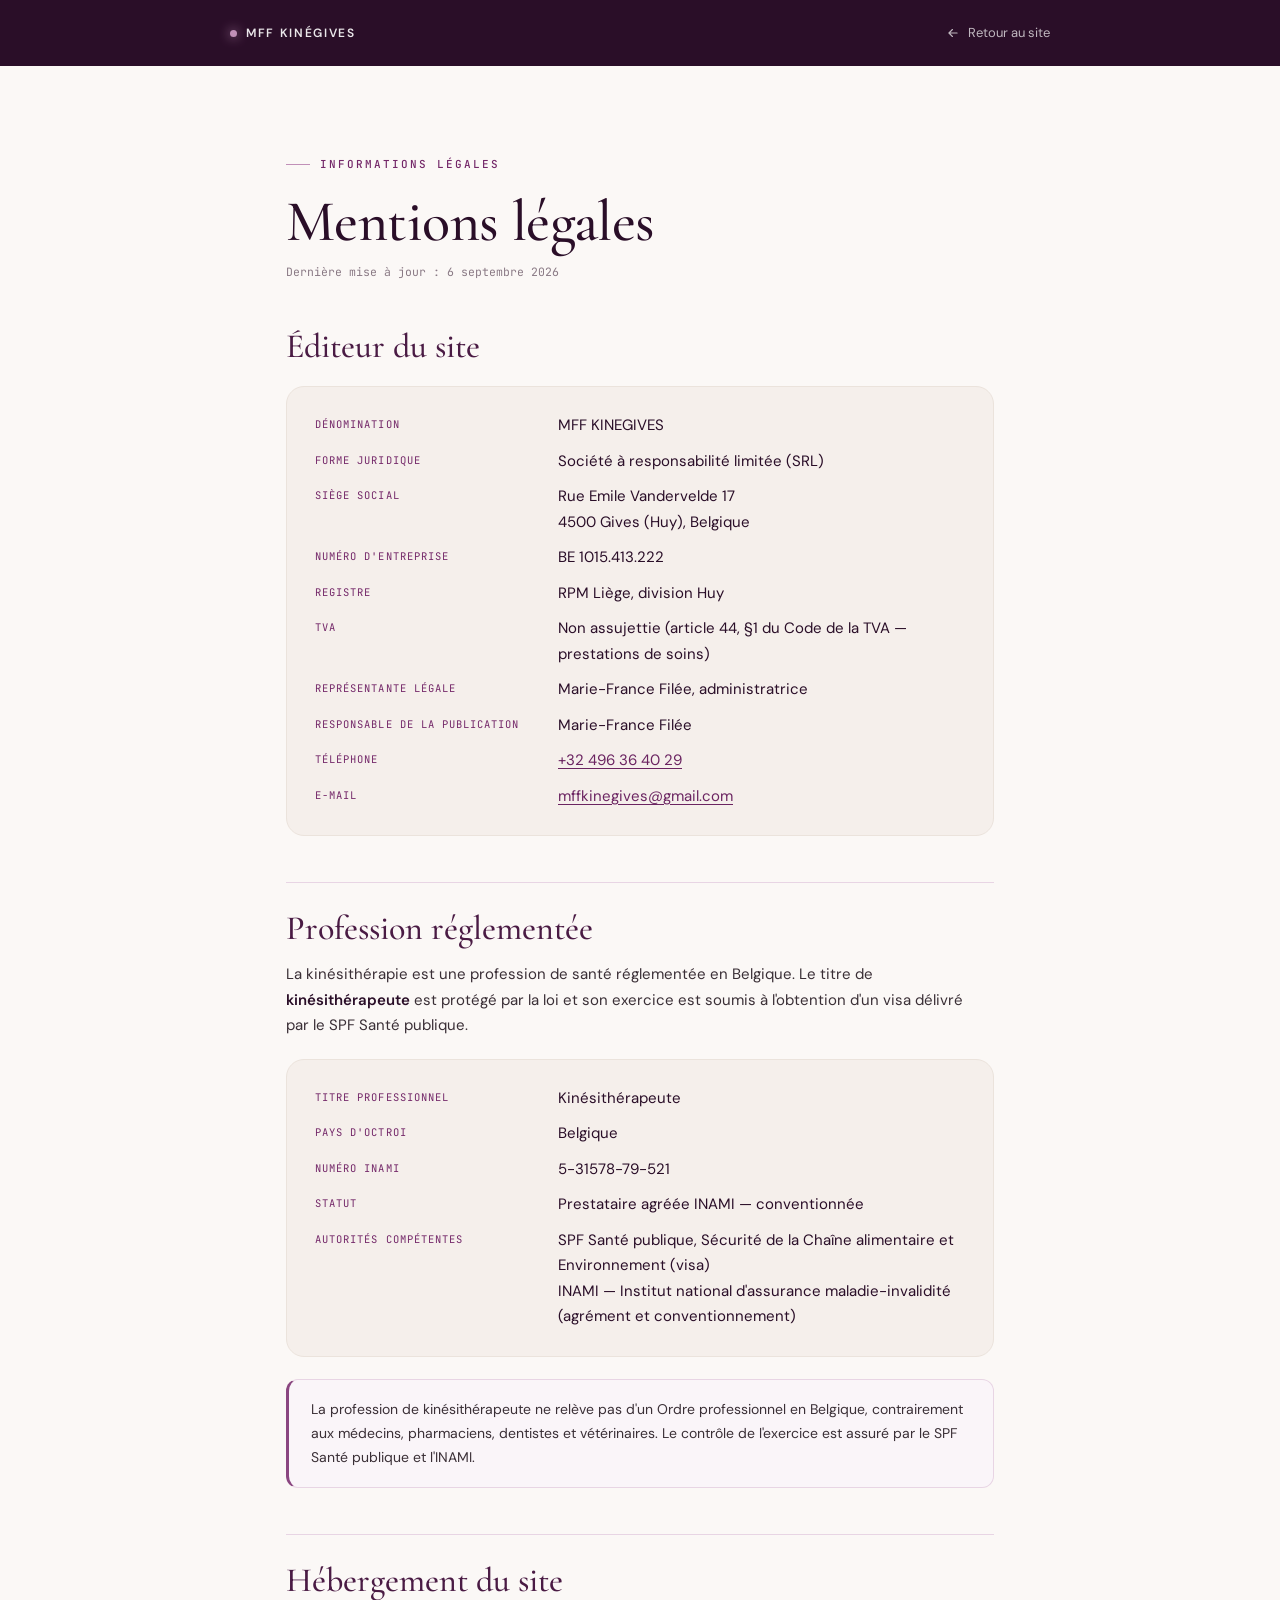
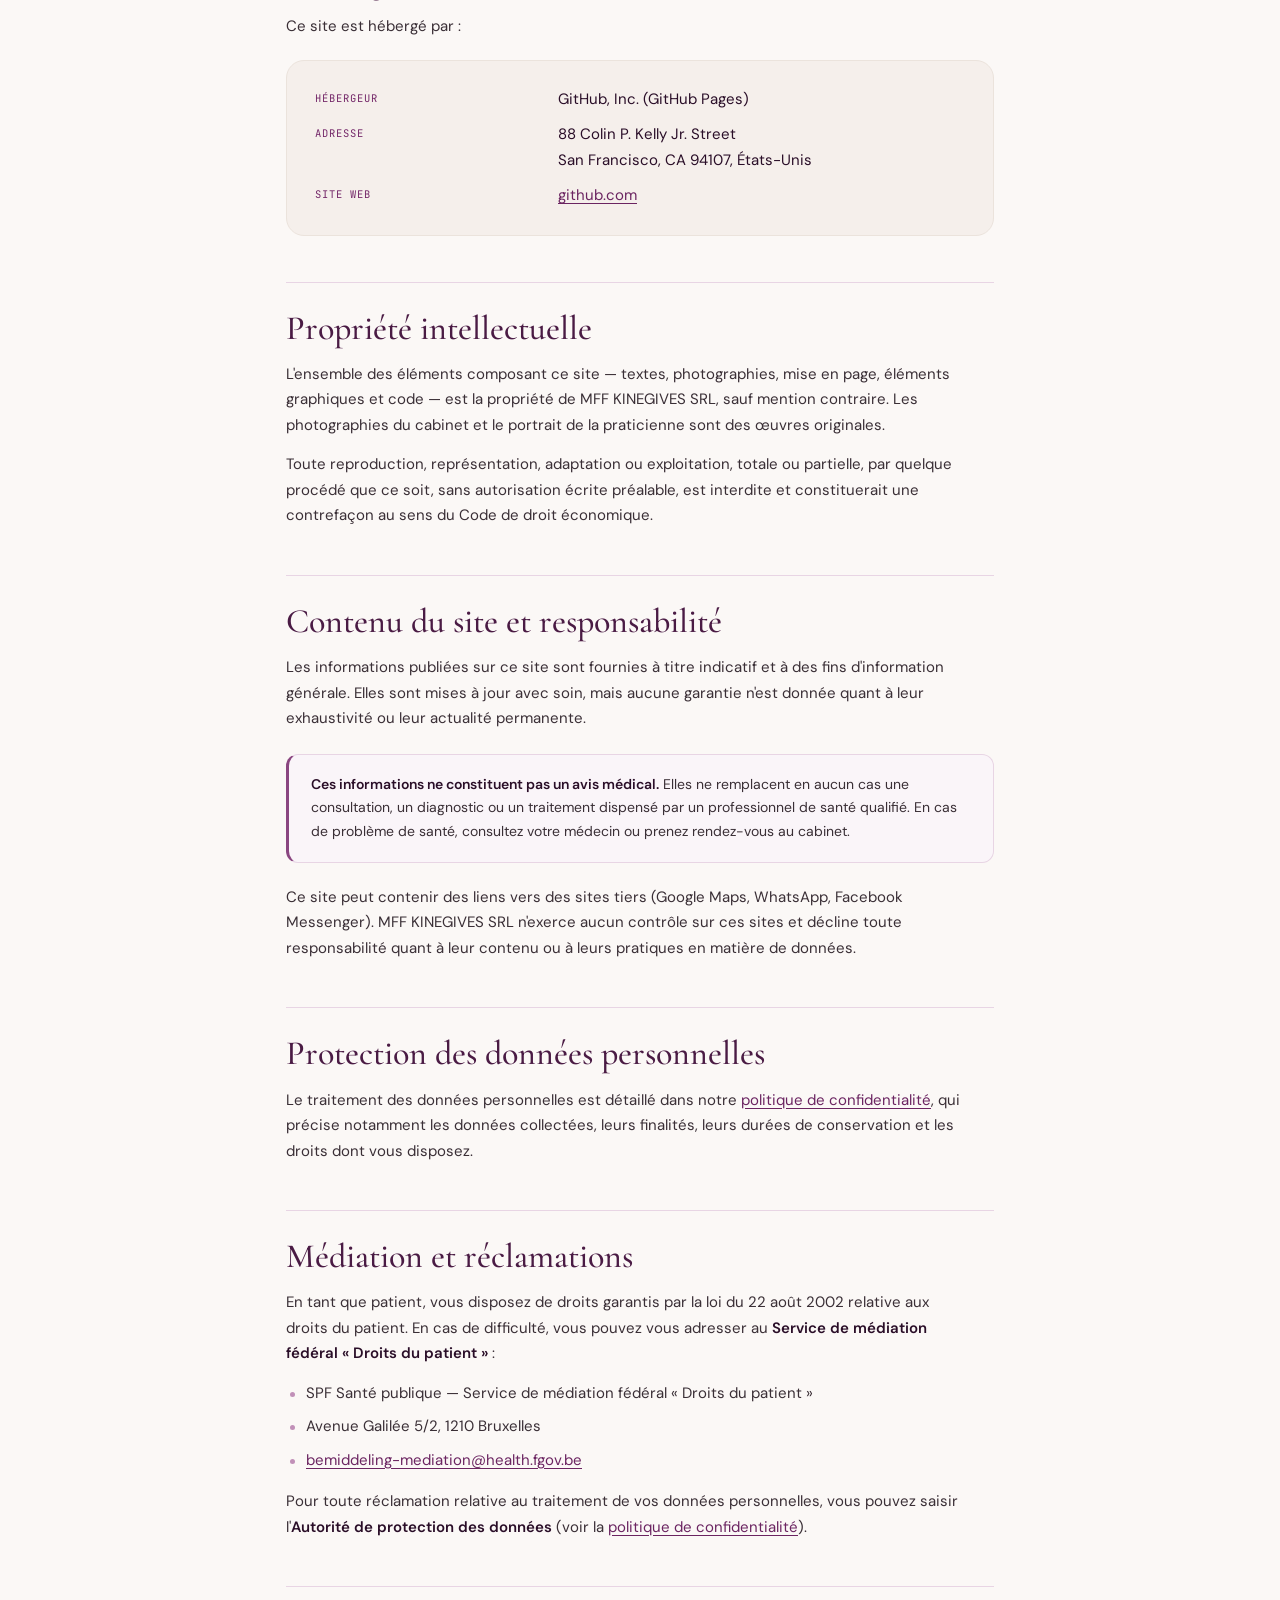
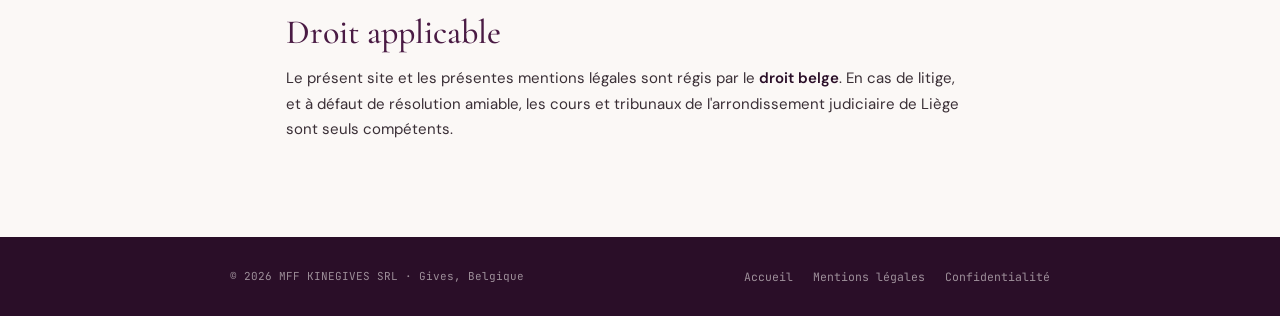
<file: mentions-legales.html>
<!DOCTYPE html>
<html lang="fr">
<head>
  <meta charset="UTF-8" />
  <meta name="viewport" content="width=device-width, initial-scale=1.0" />
  <title>Mentions légales — MFF Kinégives</title>
  <meta name="description" content="Mentions légales du site de MFF Kinégives SRL, cabinet de kinésithérapie à Gives (Huy)." />
  <meta name="robots" content="index, follow" />
  <link rel="canonical" href="https://mff-kinegives.be/mentions-legales.html" />
  <link rel="icon" href="favicon.ico" sizes="16x16 32x32 48x48" />
  <link rel="icon" href="icon-192.png" type="image/png" sizes="192x192" />
  <link rel="apple-touch-icon" href="apple-touch-icon.png" />
  <link rel="stylesheet" href="fonts/fonts.css" />
  <link rel="stylesheet" href="legal.css" />
</head>
<body>

  <header class="legal-top">
    <div class="legal-top-inner">
      <a href="index.html" class="legal-logo"><span class="legal-logo-dot"></span>MFF KINÉGIVES</a>
      <a href="index.html" class="legal-back">
        <svg viewBox="0 0 24 24" fill="none" stroke="currentColor" stroke-width="2" stroke-linecap="round" stroke-linejoin="round"><path d="M19 12H5M11 18l-6-6 6-6"/></svg>
        Retour au site
      </a>
    </div>
  </header>

  <main class="legal-wrap">
    <span class="legal-eyebrow">Informations légales</span>
    <h1>Mentions légales</h1>
    <p class="legal-updated">Dernière mise à jour : 6 septembre 2026</p>

    <h2>Éditeur du site</h2>
    <div class="legal-card">
      <dl>
        <dt>Dénomination</dt>
        <dd>MFF KINEGIVES</dd>

        <dt>Forme juridique</dt>
        <dd>Société à responsabilité limitée (SRL)</dd>

        <dt>Siège social</dt>
        <dd>Rue Emile Vandervelde 17<br />4500 Gives (Huy), Belgique</dd>

        <dt>Numéro d'entreprise</dt>
        <dd>BE 1015.413.222</dd>

        <dt>Registre</dt>
        <dd>RPM Liège, division Huy</dd>

        <dt>TVA</dt>
        <dd>Non assujettie (article 44, §1 du Code de la TVA — prestations de soins)</dd>

        <dt>Représentante légale</dt>
        <dd>Marie-France Filée, administratrice</dd>

        <dt>Responsable de la publication</dt>
        <dd>Marie-France Filée</dd>

        <dt>Téléphone</dt>
        <dd><a href="tel:+32496364029">+32 496 36 40 29</a></dd>

        <dt>E-mail</dt>
        <dd><a href="mailto:mffkinegives@gmail.com">mffkinegives@gmail.com</a></dd>
      </dl>
    </div>

    <h2>Profession réglementée</h2>
    <p>
      La kinésithérapie est une profession de santé réglementée en Belgique. Le titre de
      <strong>kinésithérapeute</strong> est protégé par la loi et son exercice est soumis à
      l'obtention d'un visa délivré par le SPF Santé publique.
    </p>
    <div class="legal-card">
      <dl>
        <dt>Titre professionnel</dt>
        <dd>Kinésithérapeute</dd>

        <dt>Pays d'octroi</dt>
        <dd>Belgique</dd>

        <dt>Numéro INAMI</dt>
        <dd>5-31578-79-521</dd>

        <dt>Statut</dt>
        <dd>Prestataire agréée INAMI — conventionnée</dd>

        <dt>Autorités compétentes</dt>
        <dd>
          SPF Santé publique, Sécurité de la Chaîne alimentaire et Environnement (visa)<br />
          INAMI — Institut national d'assurance maladie-invalidité (agrément et conventionnement)
        </dd>
      </dl>
    </div>
    <div class="legal-note">
      <p>
        La profession de kinésithérapeute ne relève pas d'un Ordre professionnel en Belgique,
        contrairement aux médecins, pharmaciens, dentistes et vétérinaires. Le contrôle de
        l'exercice est assuré par le SPF Santé publique et l'INAMI.
      </p>
    </div>

    <h2>Hébergement du site</h2>
    <p>Ce site est hébergé par :</p>
    <div class="legal-card">
      <dl>
        <dt>Hébergeur</dt>
        <dd>GitHub, Inc. (GitHub Pages)</dd>

        <dt>Adresse</dt>
        <dd>88 Colin P. Kelly Jr. Street<br />San Francisco, CA 94107, États-Unis</dd>

        <dt>Site web</dt>
        <dd><a href="https://github.com" target="_blank" rel="noopener">github.com</a></dd>
      </dl>
    </div>

    <h2>Propriété intellectuelle</h2>
    <p>
      L'ensemble des éléments composant ce site — textes, photographies, mise en page, éléments
      graphiques et code — est la propriété de MFF KINEGIVES SRL, sauf mention contraire. Les
      photographies du cabinet et le portrait de la praticienne sont des œuvres originales.
    </p>
    <p>
      Toute reproduction, représentation, adaptation ou exploitation, totale ou partielle, par
      quelque procédé que ce soit, sans autorisation écrite préalable, est interdite et
      constituerait une contrefaçon au sens du Code de droit économique.
    </p>

    <h2>Contenu du site et responsabilité</h2>
    <p>
      Les informations publiées sur ce site sont fournies à titre indicatif et à des fins
      d'information générale. Elles sont mises à jour avec soin, mais aucune garantie n'est
      donnée quant à leur exhaustivité ou leur actualité permanente.
    </p>
    <div class="legal-note">
      <p>
        <strong>Ces informations ne constituent pas un avis médical.</strong> Elles ne remplacent
        en aucun cas une consultation, un diagnostic ou un traitement dispensé par un
        professionnel de santé qualifié. En cas de problème de santé, consultez votre médecin
        ou prenez rendez-vous au cabinet.
      </p>
    </div>
    <p>
      Ce site peut contenir des liens vers des sites tiers (Google Maps, WhatsApp, Facebook
      Messenger). MFF KINEGIVES SRL n'exerce aucun contrôle sur ces sites et décline toute
      responsabilité quant à leur contenu ou à leurs pratiques en matière de données.
    </p>

    <h2>Protection des données personnelles</h2>
    <p>
      Le traitement des données personnelles est détaillé dans notre
      <a href="politique-de-confidentialite.html">politique de confidentialité</a>, qui précise
      notamment les données collectées, leurs finalités, leurs durées de conservation et les
      droits dont vous disposez.
    </p>

    <h2>Médiation et réclamations</h2>
    <p>
      En tant que patient, vous disposez de droits garantis par la loi du 22 août 2002 relative
      aux droits du patient. En cas de difficulté, vous pouvez vous adresser au
      <strong>Service de médiation fédéral « Droits du patient »</strong> :
    </p>
    <ul>
      <li>SPF Santé publique — Service de médiation fédéral « Droits du patient »</li>
      <li>Avenue Galilée 5/2, 1210 Bruxelles</li>
      <li><a href="mailto:bemiddeling-mediation@health.fgov.be">bemiddeling-mediation@health.fgov.be</a></li>
    </ul>
    <p>
      Pour toute réclamation relative au traitement de vos données personnelles, vous pouvez
      saisir l'<strong>Autorité de protection des données</strong> (voir la
      <a href="politique-de-confidentialite.html">politique de confidentialité</a>).
    </p>

    <h2>Droit applicable</h2>
    <p>
      Le présent site et les présentes mentions légales sont régis par le <strong>droit
      belge</strong>. En cas de litige, et à défaut de résolution amiable, les cours et
      tribunaux de l'arrondissement judiciaire de Liège sont seuls compétents.
    </p>
  </main>

  <footer class="legal-foot">
    <div class="legal-foot-inner">
      <div class="legal-foot-copy">© 2026 MFF KINEGIVES SRL · Gives, Belgique</div>
      <div class="legal-foot-links">
        <a href="index.html">Accueil</a>
        <a href="mentions-legales.html">Mentions légales</a>
        <a href="politique-de-confidentialite.html">Confidentialité</a>
      </div>
    </div>
  </footer>

</body>
</html>
</file>
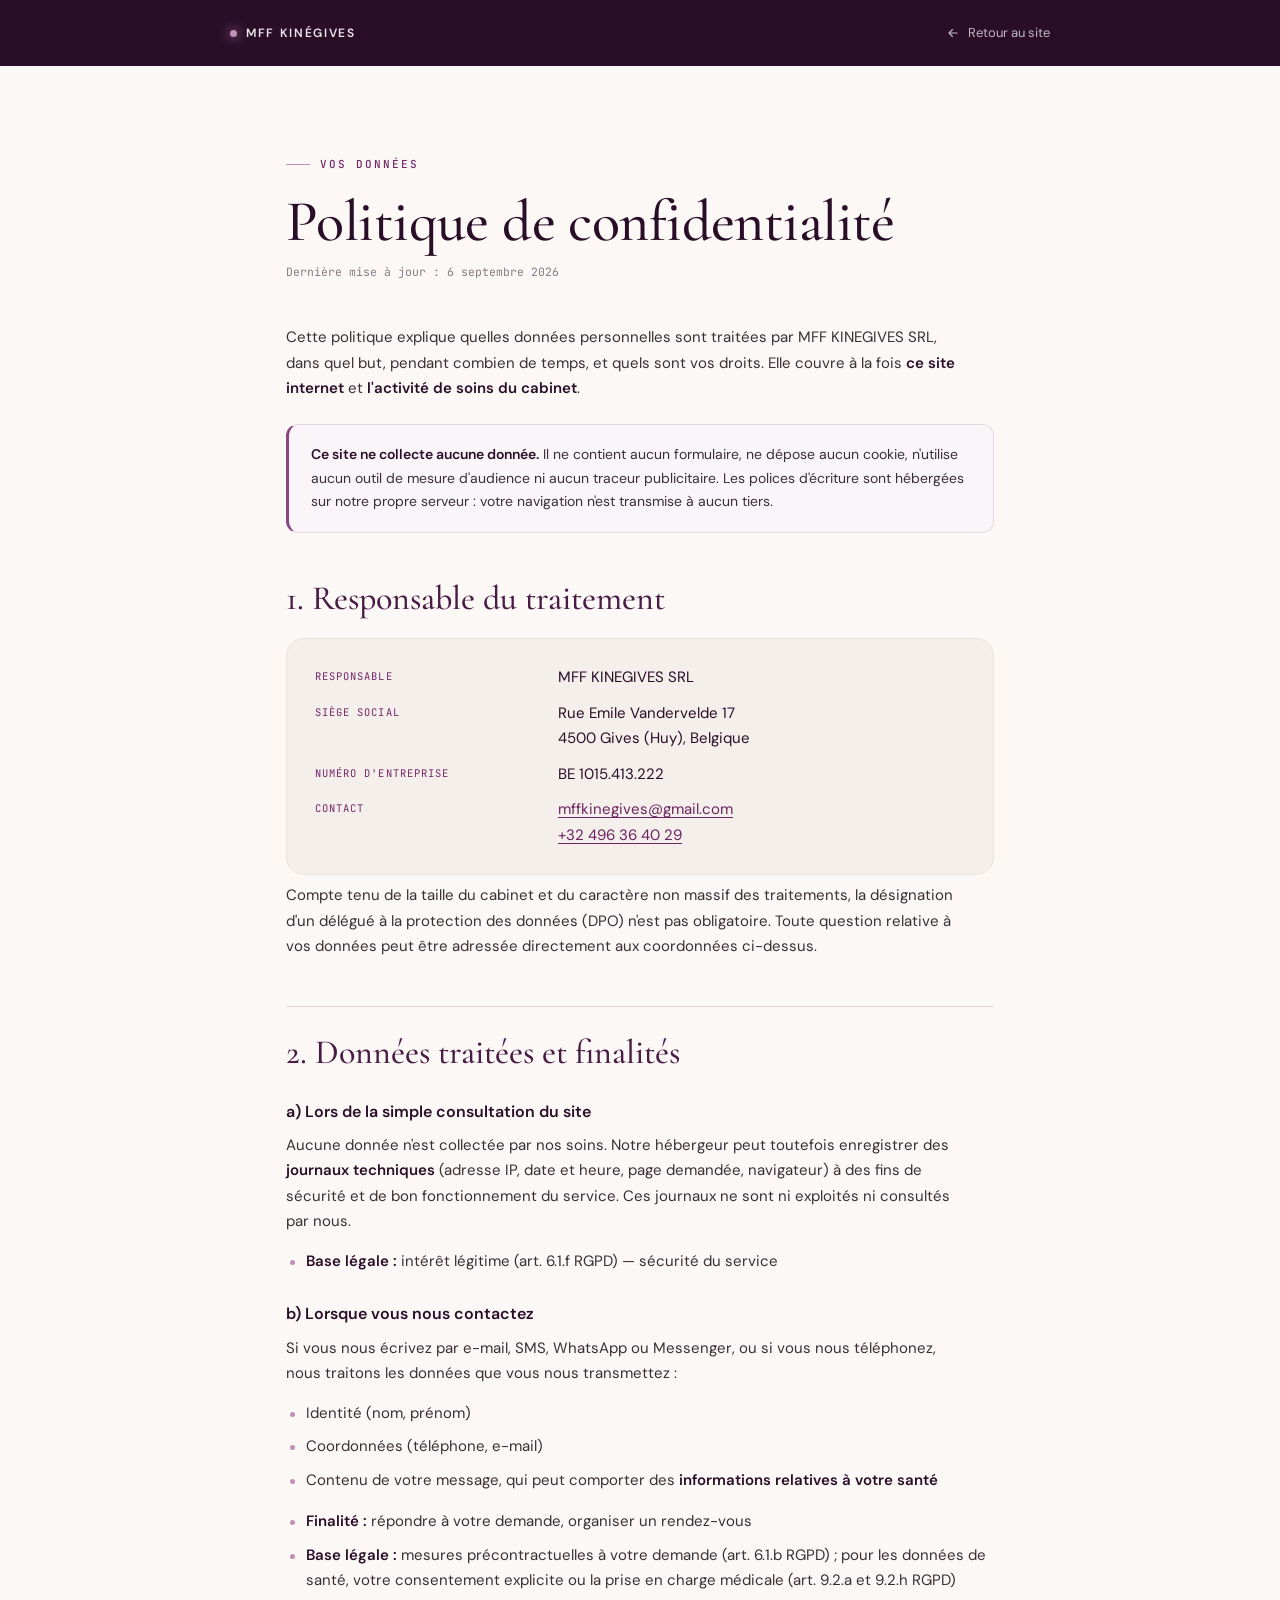
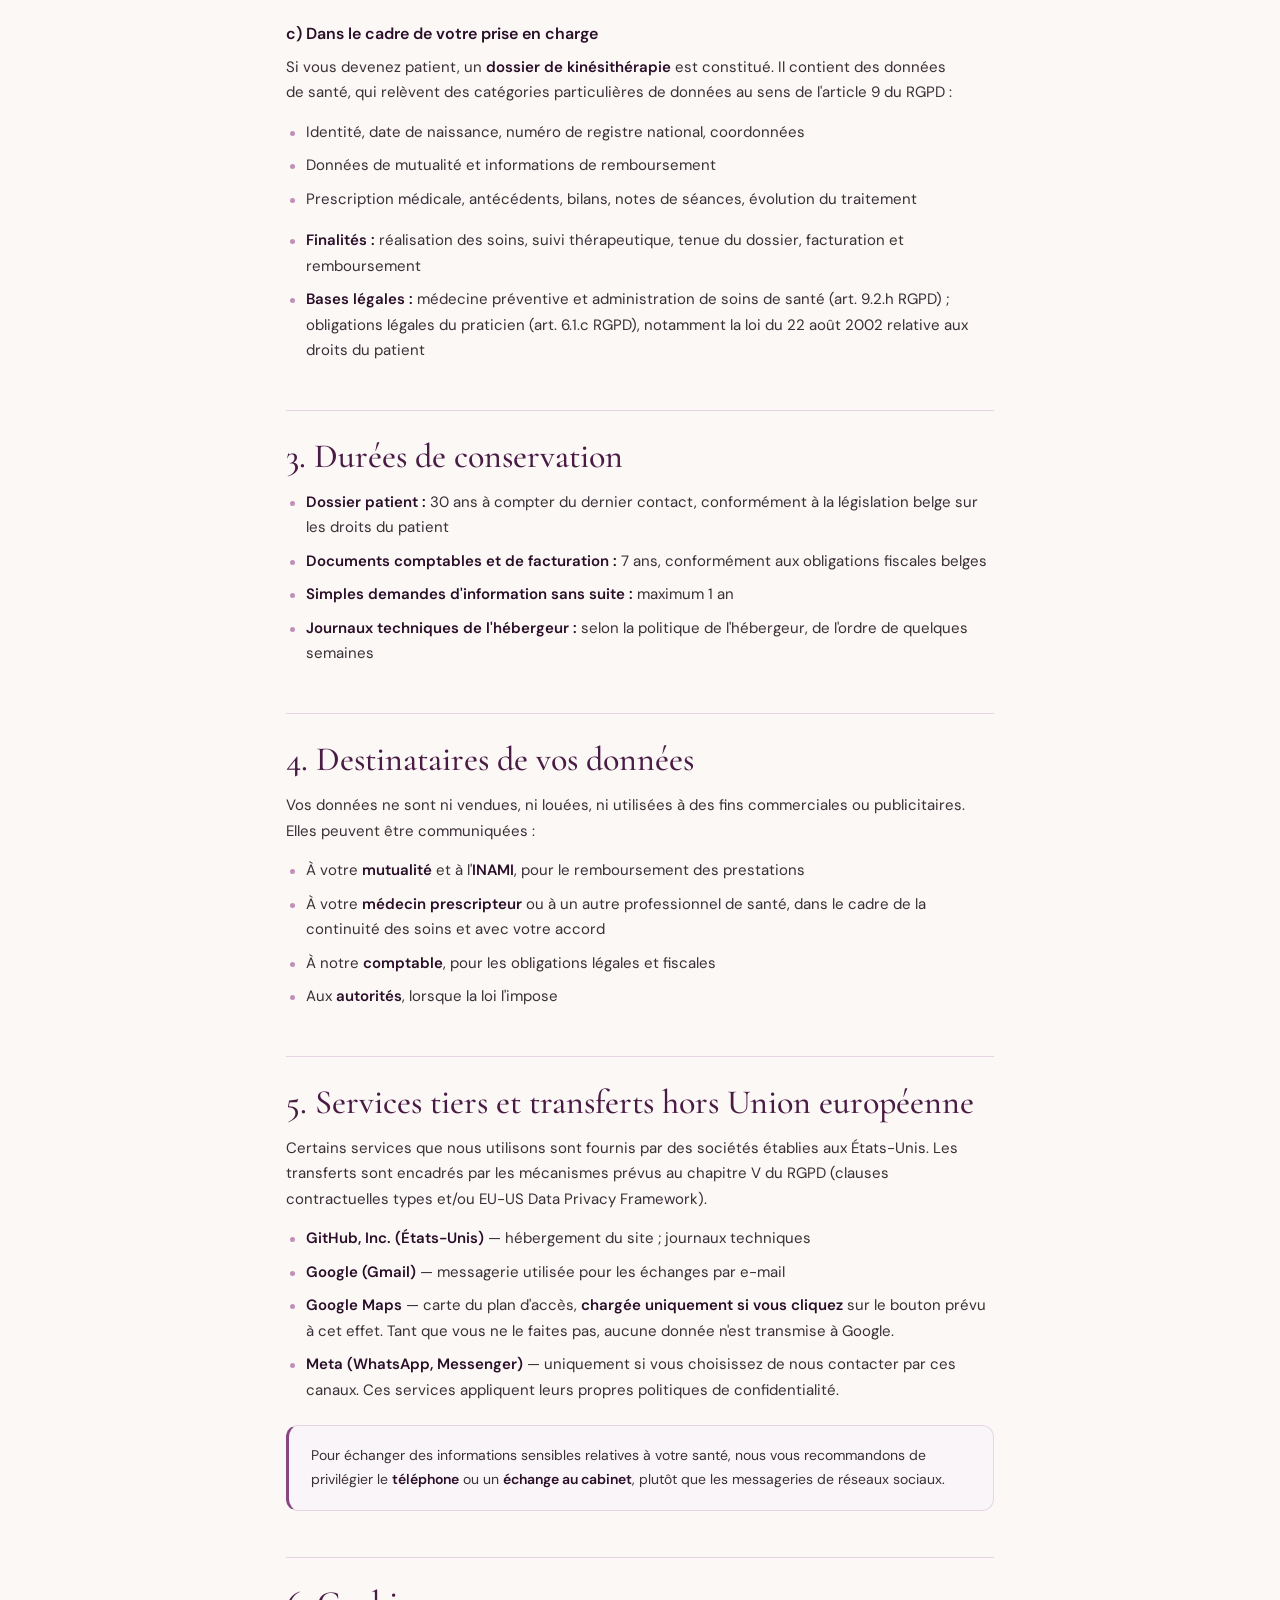
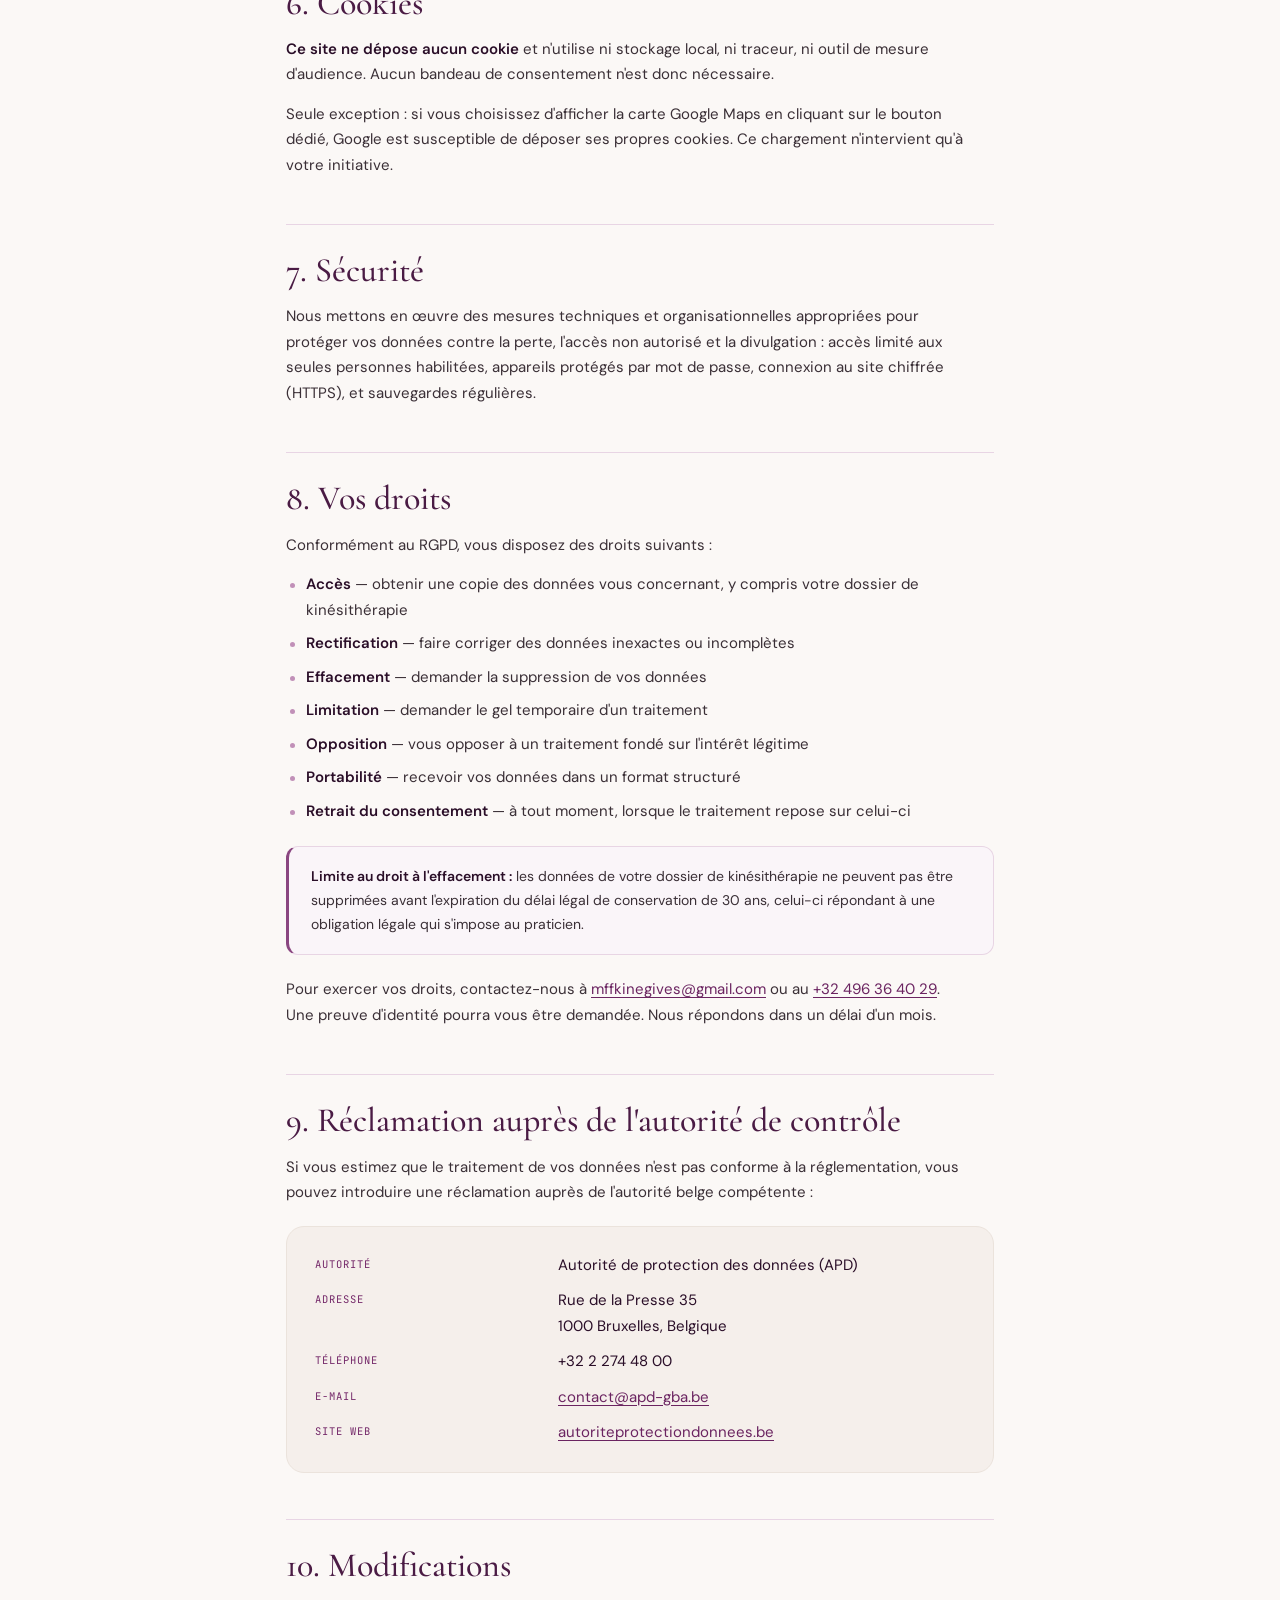
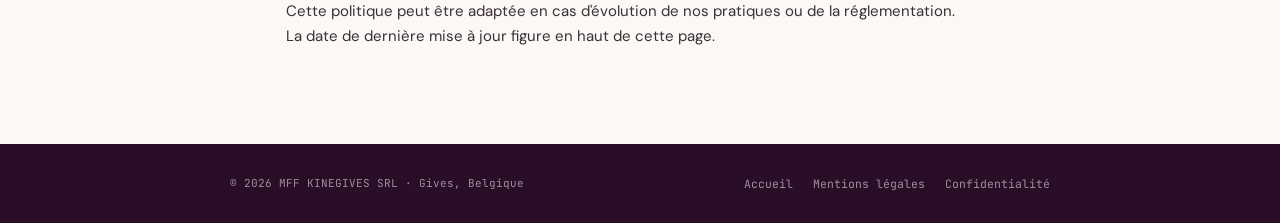
<file: politique-de-confidentialite.html>
<!DOCTYPE html>
<html lang="fr">
<head>
  <meta charset="UTF-8" />
  <meta name="viewport" content="width=device-width, initial-scale=1.0" />
  <title>Politique de confidentialité — MFF Kinégives</title>
  <meta name="description" content="Politique de confidentialité et traitement des données personnelles chez MFF Kinégives SRL, cabinet de kinésithérapie à Gives (Huy)." />
  <meta name="robots" content="index, follow" />
  <link rel="canonical" href="https://mff-kinegives.be/politique-de-confidentialite.html" />
  <link rel="icon" href="favicon.ico" sizes="16x16 32x32 48x48" />
  <link rel="icon" href="icon-192.png" type="image/png" sizes="192x192" />
  <link rel="apple-touch-icon" href="apple-touch-icon.png" />
  <link rel="stylesheet" href="fonts/fonts.css" />
  <link rel="stylesheet" href="legal.css" />
</head>
<body>

  <header class="legal-top">
    <div class="legal-top-inner">
      <a href="index.html" class="legal-logo"><span class="legal-logo-dot"></span>MFF KINÉGIVES</a>
      <a href="index.html" class="legal-back">
        <svg viewBox="0 0 24 24" fill="none" stroke="currentColor" stroke-width="2" stroke-linecap="round" stroke-linejoin="round"><path d="M19 12H5M11 18l-6-6 6-6"/></svg>
        Retour au site
      </a>
    </div>
  </header>

  <main class="legal-wrap">
    <span class="legal-eyebrow">Vos données</span>
    <h1>Politique de confidentialité</h1>
    <p class="legal-updated">Dernière mise à jour : 6 septembre 2026</p>

    <p>
      Cette politique explique quelles données personnelles sont traitées par MFF KINEGIVES SRL,
      dans quel but, pendant combien de temps, et quels sont vos droits. Elle couvre à la fois
      <strong>ce site internet</strong> et <strong>l'activité de soins du cabinet</strong>.
    </p>

    <div class="legal-note">
      <p>
        <strong>Ce site ne collecte aucune donnée.</strong> Il ne contient aucun formulaire,
        ne dépose aucun cookie, n'utilise aucun outil de mesure d'audience ni aucun traceur
        publicitaire. Les polices d'écriture sont hébergées sur notre propre serveur : votre
        navigation n'est transmise à aucun tiers.
      </p>
    </div>

    <h2>1. Responsable du traitement</h2>
    <div class="legal-card">
      <dl>
        <dt>Responsable</dt>
        <dd>MFF KINEGIVES SRL</dd>

        <dt>Siège social</dt>
        <dd>Rue Emile Vandervelde 17<br />4500 Gives (Huy), Belgique</dd>

        <dt>Numéro d'entreprise</dt>
        <dd>BE 1015.413.222</dd>

        <dt>Contact</dt>
        <dd>
          <a href="mailto:mffkinegives@gmail.com">mffkinegives@gmail.com</a><br />
          <a href="tel:+32496364029">+32 496 36 40 29</a>
        </dd>
      </dl>
    </div>
    <p>
      Compte tenu de la taille du cabinet et du caractère non massif des traitements, la
      désignation d'un délégué à la protection des données (DPO) n'est pas obligatoire. Toute
      question relative à vos données peut être adressée directement aux coordonnées ci-dessus.
    </p>

    <h2>2. Données traitées et finalités</h2>

    <h3>a) Lors de la simple consultation du site</h3>
    <p>
      Aucune donnée n'est collectée par nos soins. Notre hébergeur peut toutefois enregistrer
      des <strong>journaux techniques</strong> (adresse IP, date et heure, page demandée,
      navigateur) à des fins de sécurité et de bon fonctionnement du service. Ces journaux ne
      sont ni exploités ni consultés par nous.
    </p>
    <ul>
      <li><strong>Base légale :</strong> intérêt légitime (art. 6.1.f RGPD) — sécurité du service</li>
    </ul>

    <h3>b) Lorsque vous nous contactez</h3>
    <p>
      Si vous nous écrivez par e-mail, SMS, WhatsApp ou Messenger, ou si vous nous téléphonez,
      nous traitons les données que vous nous transmettez :
    </p>
    <ul>
      <li>Identité (nom, prénom)</li>
      <li>Coordonnées (téléphone, e-mail)</li>
      <li>Contenu de votre message, qui peut comporter des <strong>informations relatives à votre santé</strong></li>
    </ul>
    <ul>
      <li><strong>Finalité :</strong> répondre à votre demande, organiser un rendez-vous</li>
      <li><strong>Base légale :</strong> mesures précontractuelles à votre demande (art. 6.1.b RGPD) ; pour les données de santé, votre consentement explicite ou la prise en charge médicale (art. 9.2.a et 9.2.h RGPD)</li>
    </ul>

    <h3>c) Dans le cadre de votre prise en charge</h3>
    <p>
      Si vous devenez patient, un <strong>dossier de kinésithérapie</strong> est constitué. Il
      contient des données de santé, qui relèvent des catégories particulières de données au
      sens de l'article 9 du RGPD :
    </p>
    <ul>
      <li>Identité, date de naissance, numéro de registre national, coordonnées</li>
      <li>Données de mutualité et informations de remboursement</li>
      <li>Prescription médicale, antécédents, bilans, notes de séances, évolution du traitement</li>
    </ul>
    <ul>
      <li><strong>Finalités :</strong> réalisation des soins, suivi thérapeutique, tenue du dossier, facturation et remboursement</li>
      <li><strong>Bases légales :</strong> médecine préventive et administration de soins de santé (art. 9.2.h RGPD) ; obligations légales du praticien (art. 6.1.c RGPD), notamment la loi du 22 août 2002 relative aux droits du patient</li>
    </ul>

    <h2>3. Durées de conservation</h2>
    <ul>
      <li><strong>Dossier patient :</strong> 30 ans à compter du dernier contact, conformément à la législation belge sur les droits du patient</li>
      <li><strong>Documents comptables et de facturation :</strong> 7 ans, conformément aux obligations fiscales belges</li>
      <li><strong>Simples demandes d'information sans suite :</strong> maximum 1 an</li>
      <li><strong>Journaux techniques de l'hébergeur :</strong> selon la politique de l'hébergeur, de l'ordre de quelques semaines</li>
    </ul>

    <h2>4. Destinataires de vos données</h2>
    <p>Vos données ne sont ni vendues, ni louées, ni utilisées à des fins commerciales ou publicitaires. Elles peuvent être communiquées :</p>
    <ul>
      <li>À votre <strong>mutualité</strong> et à l'<strong>INAMI</strong>, pour le remboursement des prestations</li>
      <li>À votre <strong>médecin prescripteur</strong> ou à un autre professionnel de santé, dans le cadre de la continuité des soins et avec votre accord</li>
      <li>À notre <strong>comptable</strong>, pour les obligations légales et fiscales</li>
      <li>Aux <strong>autorités</strong>, lorsque la loi l'impose</li>
    </ul>

    <h2>5. Services tiers et transferts hors Union européenne</h2>
    <p>
      Certains services que nous utilisons sont fournis par des sociétés établies aux États-Unis.
      Les transferts sont encadrés par les mécanismes prévus au chapitre V du RGPD (clauses
      contractuelles types et/ou EU-US Data Privacy Framework).
    </p>
    <ul>
      <li><strong>GitHub, Inc. (États-Unis)</strong> — hébergement du site ; journaux techniques</li>
      <li><strong>Google (Gmail)</strong> — messagerie utilisée pour les échanges par e-mail</li>
      <li><strong>Google Maps</strong> — carte du plan d'accès, <strong>chargée uniquement si vous cliquez</strong> sur le bouton prévu à cet effet. Tant que vous ne le faites pas, aucune donnée n'est transmise à Google.</li>
      <li><strong>Meta (WhatsApp, Messenger)</strong> — uniquement si vous choisissez de nous contacter par ces canaux. Ces services appliquent leurs propres politiques de confidentialité.</li>
    </ul>
    <div class="legal-note">
      <p>
        Pour échanger des informations sensibles relatives à votre santé, nous vous recommandons
        de privilégier le <strong>téléphone</strong> ou un <strong>échange au cabinet</strong>,
        plutôt que les messageries de réseaux sociaux.
      </p>
    </div>

    <h2>6. Cookies</h2>
    <p>
      <strong>Ce site ne dépose aucun cookie</strong> et n'utilise ni stockage local, ni traceur,
      ni outil de mesure d'audience. Aucun bandeau de consentement n'est donc nécessaire.
    </p>
    <p>
      Seule exception : si vous choisissez d'afficher la carte Google Maps en cliquant sur le
      bouton dédié, Google est susceptible de déposer ses propres cookies. Ce chargement
      n'intervient qu'à votre initiative.
    </p>

    <h2>7. Sécurité</h2>
    <p>
      Nous mettons en œuvre des mesures techniques et organisationnelles appropriées pour
      protéger vos données contre la perte, l'accès non autorisé et la divulgation : accès
      limité aux seules personnes habilitées, appareils protégés par mot de passe, connexion
      au site chiffrée (HTTPS), et sauvegardes régulières.
    </p>

    <h2>8. Vos droits</h2>
    <p>Conformément au RGPD, vous disposez des droits suivants :</p>
    <ul>
      <li><strong>Accès</strong> — obtenir une copie des données vous concernant, y compris votre dossier de kinésithérapie</li>
      <li><strong>Rectification</strong> — faire corriger des données inexactes ou incomplètes</li>
      <li><strong>Effacement</strong> — demander la suppression de vos données</li>
      <li><strong>Limitation</strong> — demander le gel temporaire d'un traitement</li>
      <li><strong>Opposition</strong> — vous opposer à un traitement fondé sur l'intérêt légitime</li>
      <li><strong>Portabilité</strong> — recevoir vos données dans un format structuré</li>
      <li><strong>Retrait du consentement</strong> — à tout moment, lorsque le traitement repose sur celui-ci</li>
    </ul>
    <div class="legal-note">
      <p>
        <strong>Limite au droit à l'effacement :</strong> les données de votre dossier de
        kinésithérapie ne peuvent pas être supprimées avant l'expiration du délai légal de
        conservation de 30 ans, celui-ci répondant à une obligation légale qui s'impose au
        praticien.
      </p>
    </div>
    <p>
      Pour exercer vos droits, contactez-nous à
      <a href="mailto:mffkinegives@gmail.com">mffkinegives@gmail.com</a> ou au
      <a href="tel:+32496364029">+32 496 36 40 29</a>. Une preuve d'identité pourra vous être
      demandée. Nous répondons dans un délai d'un mois.
    </p>

    <h2>9. Réclamation auprès de l'autorité de contrôle</h2>
    <p>
      Si vous estimez que le traitement de vos données n'est pas conforme à la réglementation,
      vous pouvez introduire une réclamation auprès de l'autorité belge compétente :
    </p>
    <div class="legal-card">
      <dl>
        <dt>Autorité</dt>
        <dd>Autorité de protection des données (APD)</dd>

        <dt>Adresse</dt>
        <dd>Rue de la Presse 35<br />1000 Bruxelles, Belgique</dd>

        <dt>Téléphone</dt>
        <dd>+32 2 274 48 00</dd>

        <dt>E-mail</dt>
        <dd><a href="mailto:contact@apd-gba.be">contact@apd-gba.be</a></dd>

        <dt>Site web</dt>
        <dd><a href="https://www.autoriteprotectiondonnees.be" target="_blank" rel="noopener">autoriteprotectiondonnees.be</a></dd>
      </dl>
    </div>

    <h2>10. Modifications</h2>
    <p>
      Cette politique peut être adaptée en cas d'évolution de nos pratiques ou de la
      réglementation. La date de dernière mise à jour figure en haut de cette page.
    </p>
  </main>

  <footer class="legal-foot">
    <div class="legal-foot-inner">
      <div class="legal-foot-copy">© 2026 MFF KINEGIVES SRL · Gives, Belgique</div>
      <div class="legal-foot-links">
        <a href="index.html">Accueil</a>
        <a href="mentions-legales.html">Mentions légales</a>
        <a href="politique-de-confidentialite.html">Confidentialité</a>
      </div>
    </div>
  </footer>

</body>
</html>
</file>
<file: fonts/fonts.css>
/* Polices auto-hebergees - aucune requete vers Google (RGPD) */
@font-face {
  font-family: 'Cormorant Garamond';
  font-style: normal;
  font-weight: 400;
  font-display: swap;
  src: url('cormorant-garamond-400-latin-ext.woff2') format('woff2');
  unicode-range: U+0100-02BA, U+02BD-02C5, U+02C7-02CC, U+02CE-02D7, U+02DD-02FF, U+0304, U+0308, U+0329, U+1D00-1DBF, U+1E00-1E9F, U+1EF2-1EFF, U+2020, U+20A0-20AB, U+20AD-20C0, U+2113, U+2C60-2C7F, U+A720-A7FF;
}
@font-face {
  font-family: 'Cormorant Garamond';
  font-style: normal;
  font-weight: 400;
  font-display: swap;
  src: url('cormorant-garamond-400-latin.woff2') format('woff2');
  unicode-range: U+0000-00FF, U+0131, U+0152-0153, U+02BB-02BC, U+02C6, U+02DA, U+02DC, U+0304, U+0308, U+0329, U+2000-206F, U+20AC, U+2122, U+2191, U+2193, U+2212, U+2215, U+FEFF, U+FFFD;
}
@font-face {
  font-family: 'Cormorant Garamond';
  font-style: normal;
  font-weight: 500;
  font-display: swap;
  src: url('cormorant-garamond-500-latin-ext.woff2') format('woff2');
  unicode-range: U+0100-02BA, U+02BD-02C5, U+02C7-02CC, U+02CE-02D7, U+02DD-02FF, U+0304, U+0308, U+0329, U+1D00-1DBF, U+1E00-1E9F, U+1EF2-1EFF, U+2020, U+20A0-20AB, U+20AD-20C0, U+2113, U+2C60-2C7F, U+A720-A7FF;
}
@font-face {
  font-family: 'Cormorant Garamond';
  font-style: normal;
  font-weight: 500;
  font-display: swap;
  src: url('cormorant-garamond-500-latin.woff2') format('woff2');
  unicode-range: U+0000-00FF, U+0131, U+0152-0153, U+02BB-02BC, U+02C6, U+02DA, U+02DC, U+0304, U+0308, U+0329, U+2000-206F, U+20AC, U+2122, U+2191, U+2193, U+2212, U+2215, U+FEFF, U+FFFD;
}
@font-face {
  font-family: 'Cormorant Garamond';
  font-style: normal;
  font-weight: 600;
  font-display: swap;
  src: url('cormorant-garamond-600-latin-ext.woff2') format('woff2');
  unicode-range: U+0100-02BA, U+02BD-02C5, U+02C7-02CC, U+02CE-02D7, U+02DD-02FF, U+0304, U+0308, U+0329, U+1D00-1DBF, U+1E00-1E9F, U+1EF2-1EFF, U+2020, U+20A0-20AB, U+20AD-20C0, U+2113, U+2C60-2C7F, U+A720-A7FF;
}
@font-face {
  font-family: 'Cormorant Garamond';
  font-style: normal;
  font-weight: 600;
  font-display: swap;
  src: url('cormorant-garamond-600-latin.woff2') format('woff2');
  unicode-range: U+0000-00FF, U+0131, U+0152-0153, U+02BB-02BC, U+02C6, U+02DA, U+02DC, U+0304, U+0308, U+0329, U+2000-206F, U+20AC, U+2122, U+2191, U+2193, U+2212, U+2215, U+FEFF, U+FFFD;
}
@font-face {
  font-family: 'Cormorant Garamond';
  font-style: normal;
  font-weight: 700;
  font-display: swap;
  src: url('cormorant-garamond-700-latin-ext.woff2') format('woff2');
  unicode-range: U+0100-02BA, U+02BD-02C5, U+02C7-02CC, U+02CE-02D7, U+02DD-02FF, U+0304, U+0308, U+0329, U+1D00-1DBF, U+1E00-1E9F, U+1EF2-1EFF, U+2020, U+20A0-20AB, U+20AD-20C0, U+2113, U+2C60-2C7F, U+A720-A7FF;
}
@font-face {
  font-family: 'Cormorant Garamond';
  font-style: normal;
  font-weight: 700;
  font-display: swap;
  src: url('cormorant-garamond-700-latin.woff2') format('woff2');
  unicode-range: U+0000-00FF, U+0131, U+0152-0153, U+02BB-02BC, U+02C6, U+02DA, U+02DC, U+0304, U+0308, U+0329, U+2000-206F, U+20AC, U+2122, U+2191, U+2193, U+2212, U+2215, U+FEFF, U+FFFD;
}
@font-face {
  font-family: 'DM Sans';
  font-style: normal;
  font-weight: 300;
  font-display: swap;
  src: url('dm-sans-300-latin-ext.woff2') format('woff2');
  unicode-range: U+0100-02BA, U+02BD-02C5, U+02C7-02CC, U+02CE-02D7, U+02DD-02FF, U+0304, U+0308, U+0329, U+1D00-1DBF, U+1E00-1E9F, U+1EF2-1EFF, U+2020, U+20A0-20AB, U+20AD-20C0, U+2113, U+2C60-2C7F, U+A720-A7FF;
}
@font-face {
  font-family: 'DM Sans';
  font-style: normal;
  font-weight: 300;
  font-display: swap;
  src: url('dm-sans-300-latin.woff2') format('woff2');
  unicode-range: U+0000-00FF, U+0131, U+0152-0153, U+02BB-02BC, U+02C6, U+02DA, U+02DC, U+0304, U+0308, U+0329, U+2000-206F, U+20AC, U+2122, U+2191, U+2193, U+2212, U+2215, U+FEFF, U+FFFD;
}
@font-face {
  font-family: 'DM Sans';
  font-style: normal;
  font-weight: 400;
  font-display: swap;
  src: url('dm-sans-400-latin-ext.woff2') format('woff2');
  unicode-range: U+0100-02BA, U+02BD-02C5, U+02C7-02CC, U+02CE-02D7, U+02DD-02FF, U+0304, U+0308, U+0329, U+1D00-1DBF, U+1E00-1E9F, U+1EF2-1EFF, U+2020, U+20A0-20AB, U+20AD-20C0, U+2113, U+2C60-2C7F, U+A720-A7FF;
}
@font-face {
  font-family: 'DM Sans';
  font-style: normal;
  font-weight: 400;
  font-display: swap;
  src: url('dm-sans-400-latin.woff2') format('woff2');
  unicode-range: U+0000-00FF, U+0131, U+0152-0153, U+02BB-02BC, U+02C6, U+02DA, U+02DC, U+0304, U+0308, U+0329, U+2000-206F, U+20AC, U+2122, U+2191, U+2193, U+2212, U+2215, U+FEFF, U+FFFD;
}
@font-face {
  font-family: 'DM Sans';
  font-style: normal;
  font-weight: 500;
  font-display: swap;
  src: url('dm-sans-500-latin-ext.woff2') format('woff2');
  unicode-range: U+0100-02BA, U+02BD-02C5, U+02C7-02CC, U+02CE-02D7, U+02DD-02FF, U+0304, U+0308, U+0329, U+1D00-1DBF, U+1E00-1E9F, U+1EF2-1EFF, U+2020, U+20A0-20AB, U+20AD-20C0, U+2113, U+2C60-2C7F, U+A720-A7FF;
}
@font-face {
  font-family: 'DM Sans';
  font-style: normal;
  font-weight: 500;
  font-display: swap;
  src: url('dm-sans-500-latin.woff2') format('woff2');
  unicode-range: U+0000-00FF, U+0131, U+0152-0153, U+02BB-02BC, U+02C6, U+02DA, U+02DC, U+0304, U+0308, U+0329, U+2000-206F, U+20AC, U+2122, U+2191, U+2193, U+2212, U+2215, U+FEFF, U+FFFD;
}
@font-face {
  font-family: 'DM Sans';
  font-style: normal;
  font-weight: 600;
  font-display: swap;
  src: url('dm-sans-600-latin-ext.woff2') format('woff2');
  unicode-range: U+0100-02BA, U+02BD-02C5, U+02C7-02CC, U+02CE-02D7, U+02DD-02FF, U+0304, U+0308, U+0329, U+1D00-1DBF, U+1E00-1E9F, U+1EF2-1EFF, U+2020, U+20A0-20AB, U+20AD-20C0, U+2113, U+2C60-2C7F, U+A720-A7FF;
}
@font-face {
  font-family: 'DM Sans';
  font-style: normal;
  font-weight: 600;
  font-display: swap;
  src: url('dm-sans-600-latin.woff2') format('woff2');
  unicode-range: U+0000-00FF, U+0131, U+0152-0153, U+02BB-02BC, U+02C6, U+02DA, U+02DC, U+0304, U+0308, U+0329, U+2000-206F, U+20AC, U+2122, U+2191, U+2193, U+2212, U+2215, U+FEFF, U+FFFD;
}
@font-face {
  font-family: 'JetBrains Mono';
  font-style: normal;
  font-weight: 400;
  font-display: swap;
  src: url('jetbrains-mono-400-latin-ext.woff2') format('woff2');
  unicode-range: U+0100-02BA, U+02BD-02C5, U+02C7-02CC, U+02CE-02D7, U+02DD-02FF, U+0304, U+0308, U+0329, U+1D00-1DBF, U+1E00-1E9F, U+1EF2-1EFF, U+2020, U+20A0-20AB, U+20AD-20C0, U+2113, U+2C60-2C7F, U+A720-A7FF;
}
@font-face {
  font-family: 'JetBrains Mono';
  font-style: normal;
  font-weight: 400;
  font-display: swap;
  src: url('jetbrains-mono-400-latin.woff2') format('woff2');
  unicode-range: U+0000-00FF, U+0131, U+0152-0153, U+02BB-02BC, U+02C6, U+02DA, U+02DC, U+0304, U+0308, U+0329, U+2000-206F, U+20AC, U+2122, U+2191, U+2193, U+2212, U+2215, U+FEFF, U+FFFD;
}
@font-face {
  font-family: 'JetBrains Mono';
  font-style: normal;
  font-weight: 500;
  font-display: swap;
  src: url('jetbrains-mono-500-latin-ext.woff2') format('woff2');
  unicode-range: U+0100-02BA, U+02BD-02C5, U+02C7-02CC, U+02CE-02D7, U+02DD-02FF, U+0304, U+0308, U+0329, U+1D00-1DBF, U+1E00-1E9F, U+1EF2-1EFF, U+2020, U+20A0-20AB, U+20AD-20C0, U+2113, U+2C60-2C7F, U+A720-A7FF;
}
@font-face {
  font-family: 'JetBrains Mono';
  font-style: normal;
  font-weight: 500;
  font-display: swap;
  src: url('jetbrains-mono-500-latin.woff2') format('woff2');
  unicode-range: U+0000-00FF, U+0131, U+0152-0153, U+02BB-02BC, U+02C6, U+02DA, U+02DC, U+0304, U+0308, U+0329, U+2000-206F, U+20AC, U+2122, U+2191, U+2193, U+2212, U+2215, U+FEFF, U+FFFD;
}
</file>
<file: legal.css>
/* Styles des pages légales — MFF Kinégives
   Reprend les tokens du site principal pour rester cohérent. */

*, *::before, *::after { box-sizing: border-box; margin: 0; padding: 0; }

:root {
  --plum-900: #2a0e28;
  --plum-800: #4a1b44;
  --plum-700: #6b2461;
  --plum-600: #742869;
  --plum-500: #8a4680;
  --plum-400: #c190b8;
  --plum-200: #e8d5e4;
  --plum-100: #f3e9f1;
  --plum-50:  #faf5f9;

  --ivory:    #fbf8f6;
  --cream:    #f5efeb;
  --sand:     #ebe3dc;
  --ink:      #1a1217;
  --ink-soft: #3a2f36;
  --muted:    #8a7a85;

  --ease: cubic-bezier(0.32, 0.72, 0, 1);
}

html { scroll-behavior: smooth; }

body {
  font-family: 'DM Sans', system-ui, sans-serif;
  background: var(--ivory);
  color: var(--ink-soft);
  -webkit-font-smoothing: antialiased;
  line-height: 1.7;
}

::selection { background: var(--plum-700); color: var(--ivory); }

/* ─── En-tête ─── */
.legal-top {
  background: var(--plum-900);
  padding: 22px clamp(20px, 5vw, 56px);
}
.legal-top-inner {
  max-width: 820px;
  margin: 0 auto;
  display: flex;
  align-items: center;
  justify-content: space-between;
  gap: 16px;
  flex-wrap: wrap;
}
.legal-logo {
  font-weight: 600;
  font-size: 12px;
  letter-spacing: 0.14em;
  color: rgba(255, 255, 255, 0.9);
  text-decoration: none;
  display: flex;
  align-items: center;
  gap: 9px;
}
.legal-logo-dot {
  width: 7px; height: 7px;
  border-radius: 50%;
  background: var(--plum-400);
  box-shadow: 0 0 12px var(--plum-400);
}
.legal-back {
  font-size: 13px;
  color: rgba(255, 255, 255, 0.7);
  text-decoration: none;
  display: inline-flex;
  align-items: center;
  gap: 8px;
  transition: color 0.2s;
}
.legal-back:hover { color: #fff; }
.legal-back svg { width: 14px; height: 14px; }

/* ─── Corps ─── */
.legal-wrap {
  max-width: 820px;
  margin: 0 auto;
  padding: clamp(48px, 7vw, 80px) clamp(20px, 5vw, 56px) 80px;
}

.legal-eyebrow {
  font-family: 'JetBrains Mono', monospace;
  font-size: 11px;
  font-weight: 500;
  letter-spacing: 0.18em;
  text-transform: uppercase;
  color: var(--plum-600);
  display: inline-flex;
  align-items: center;
  gap: 10px;
}
.legal-eyebrow::before {
  content: '';
  width: 24px; height: 1px;
  background: var(--plum-400);
}

h1 {
  font-family: 'Cormorant Garamond', serif;
  font-size: clamp(38px, 6vw, 58px);
  font-weight: 500;
  line-height: 1.03;
  color: var(--plum-900);
  letter-spacing: -0.01em;
  text-wrap: balance;
  margin: 18px 0 10px;
}

.legal-updated {
  font-family: 'JetBrains Mono', monospace;
  font-size: 11.5px;
  color: var(--muted);
  margin-bottom: 44px;
}

h2 {
  font-family: 'Cormorant Garamond', serif;
  font-size: clamp(26px, 3.4vw, 34px);
  font-weight: 500;
  line-height: 1.15;
  color: var(--plum-800);
  text-wrap: balance;
  margin: 46px 0 14px;
  padding-top: 26px;
  border-top: 1px solid var(--plum-200);
}
h2:first-of-type { border-top: none; padding-top: 0; }

h3 {
  font-family: 'DM Sans', sans-serif;
  font-size: 16px;
  font-weight: 600;
  color: var(--plum-900);
  margin: 26px 0 8px;
}

p { font-size: 15px; margin-bottom: 14px; max-width: 68ch; }

a { color: var(--plum-700); text-underline-offset: 3px; }
a:hover { color: var(--plum-900); }

ul { margin: 0 0 16px 0; padding-left: 0; list-style: none; max-width: 68ch; }
li {
  font-size: 15px;
  position: relative;
  padding-left: 20px;
  margin-bottom: 8px;
}
li::before {
  content: '';
  position: absolute;
  left: 4px; top: 11px;
  width: 5px; height: 5px;
  border-radius: 50%;
  background: var(--plum-400);
}

strong { color: var(--plum-900); font-weight: 600; }

/* Bloc d'identité / encadré */
.legal-card {
  background: var(--cream);
  border: 1px solid var(--sand);
  border-radius: 18px;
  padding: 26px 28px;
  margin: 20px 0 8px;
}
.legal-card dl {
  display: grid;
  grid-template-columns: minmax(150px, 34%) 1fr;
  gap: 10px 22px;
}
.legal-card dt {
  font-family: 'JetBrains Mono', monospace;
  font-size: 10.5px;
  letter-spacing: 0.1em;
  text-transform: uppercase;
  color: var(--plum-600);
  padding-top: 3px;
}
.legal-card dd { font-size: 15px; color: var(--plum-900); }

/* Encart d'information */
.legal-note {
  background: var(--plum-50);
  border: 1px solid var(--plum-200);
  border-left: 3px solid var(--plum-500);
  border-radius: 12px;
  padding: 18px 22px;
  margin: 22px 0;
}
.legal-note p { font-size: 14px; margin-bottom: 0; }
.legal-note p + p { margin-top: 10px; }

/* ─── Pied de page ─── */
.legal-foot {
  background: var(--plum-900);
  padding: 30px clamp(20px, 5vw, 56px);
}
.legal-foot-inner {
  max-width: 820px;
  margin: 0 auto;
  display: flex;
  align-items: center;
  justify-content: space-between;
  gap: 16px;
  flex-wrap: wrap;
}
.legal-foot-copy {
  font-family: 'JetBrains Mono', monospace;
  font-size: 11px;
  color: rgba(251, 248, 246, 0.55);
}
.legal-foot-links { display: flex; gap: 20px; flex-wrap: wrap; }
.legal-foot-links a {
  font-family: 'JetBrains Mono', monospace;
  font-size: 11.5px;
  color: rgba(251, 248, 246, 0.55);
  text-decoration: none;
  transition: color 0.2s;
}
.legal-foot-links a:hover { color: var(--plum-400); }

@media (max-width: 560px) {
  .legal-card { padding: 20px; }
  .legal-card dl { grid-template-columns: 1fr; gap: 3px 0; }
  .legal-card dd { margin-bottom: 12px; }
  .legal-foot-inner { flex-direction: column; text-align: center; }
}

@media (prefers-reduced-motion: reduce) {
  html { scroll-behavior: auto; }
}
</file>
